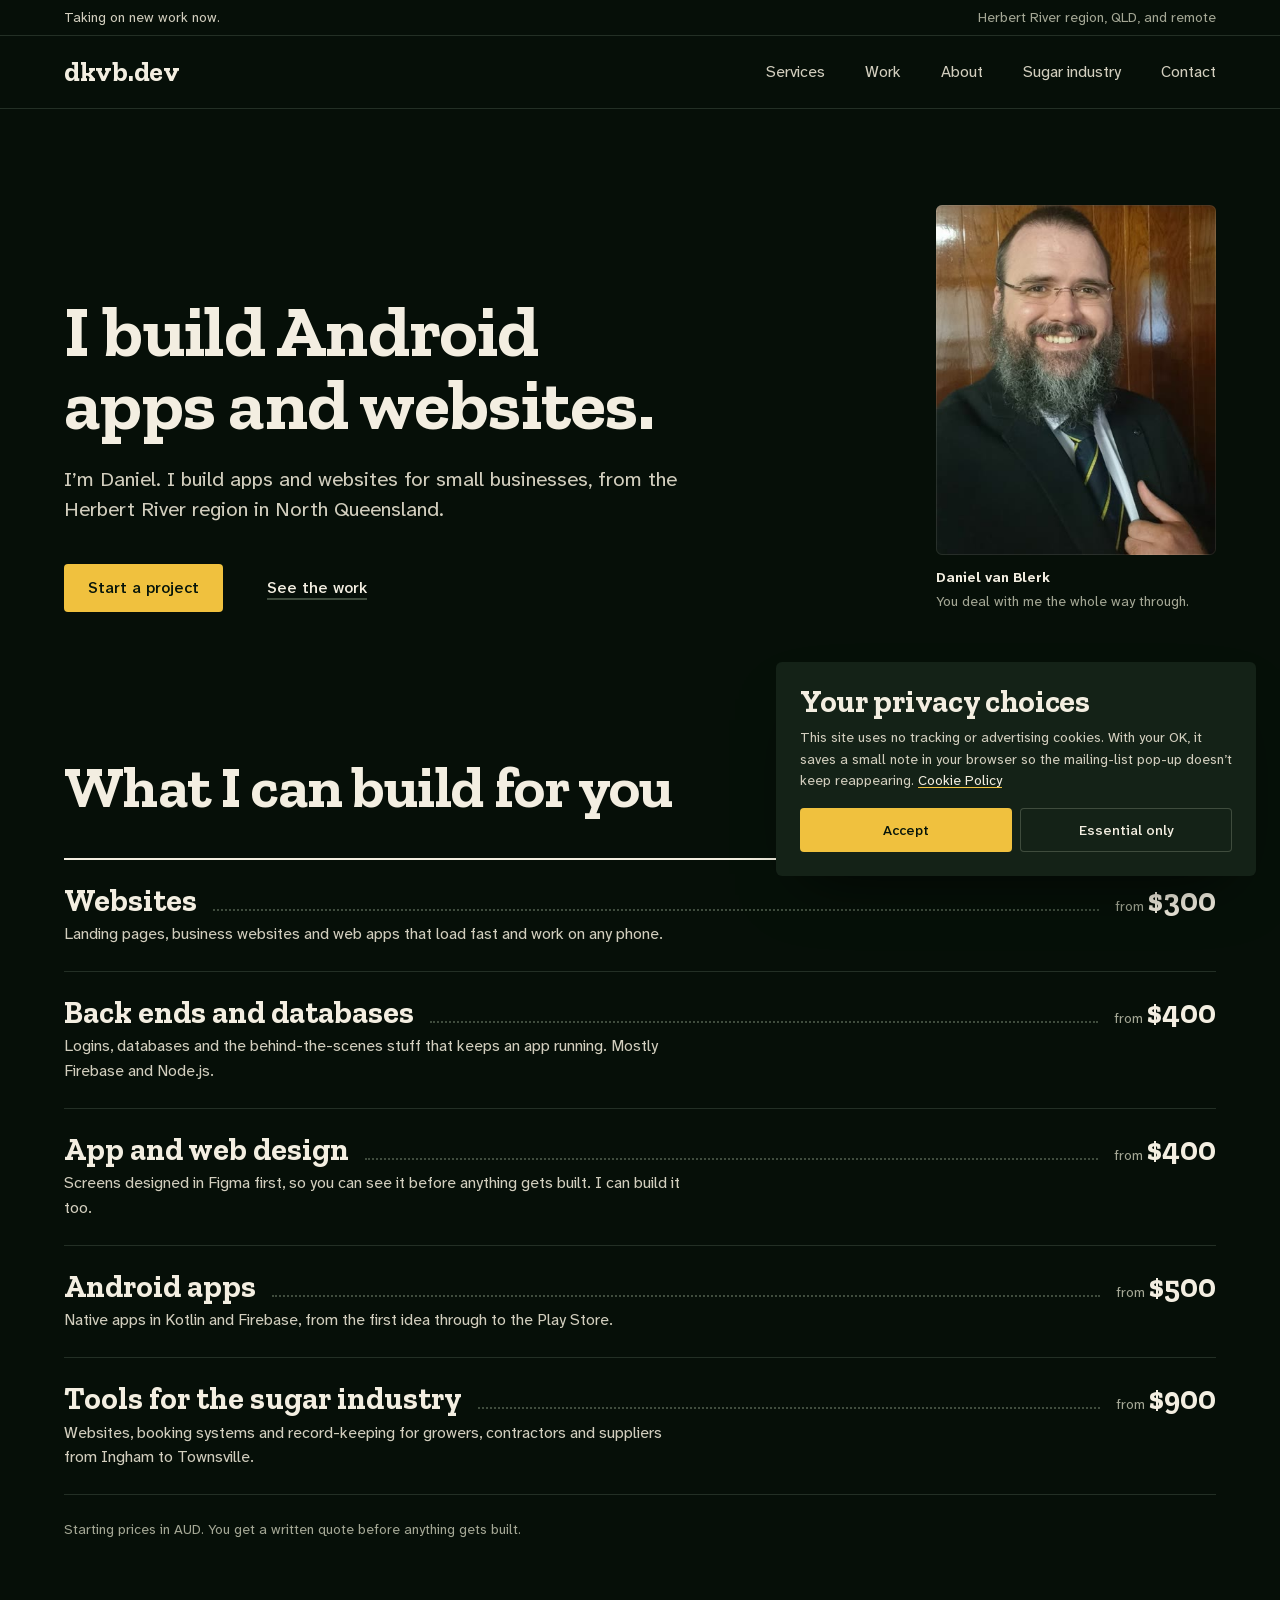
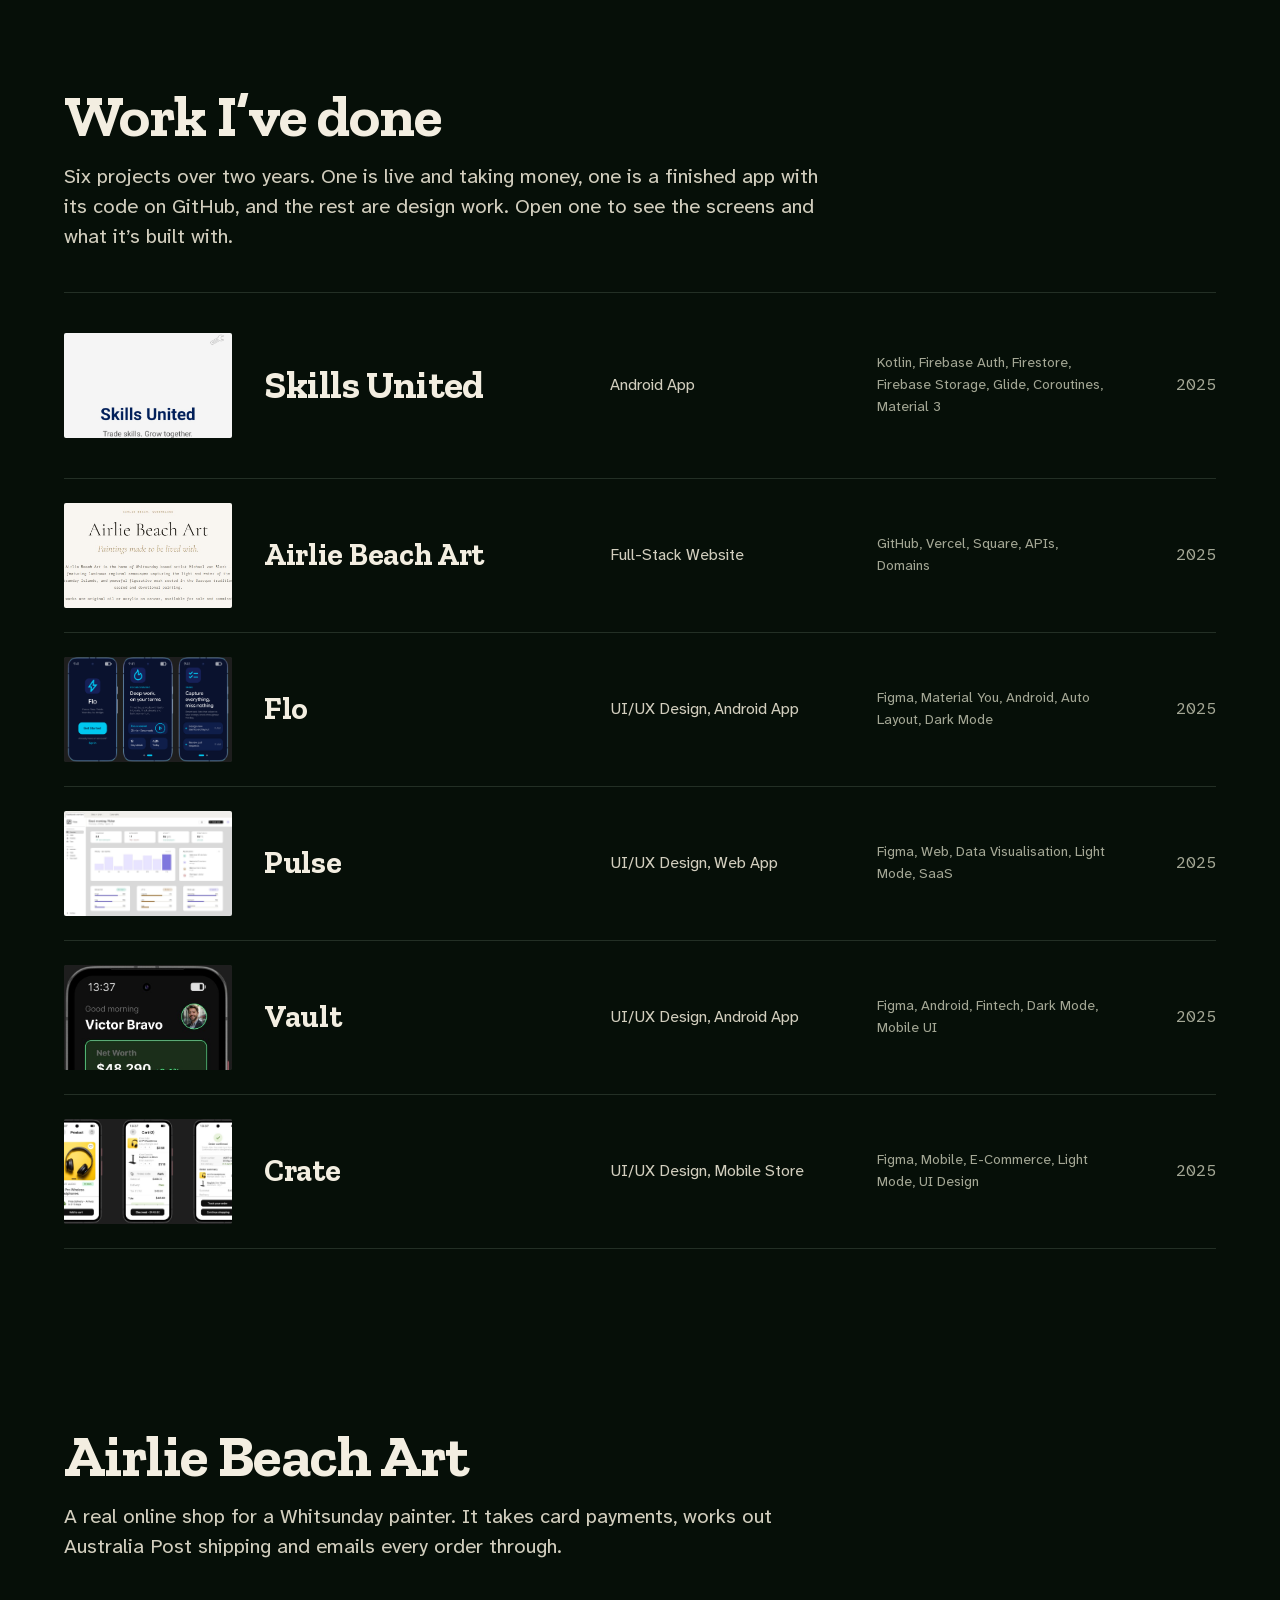
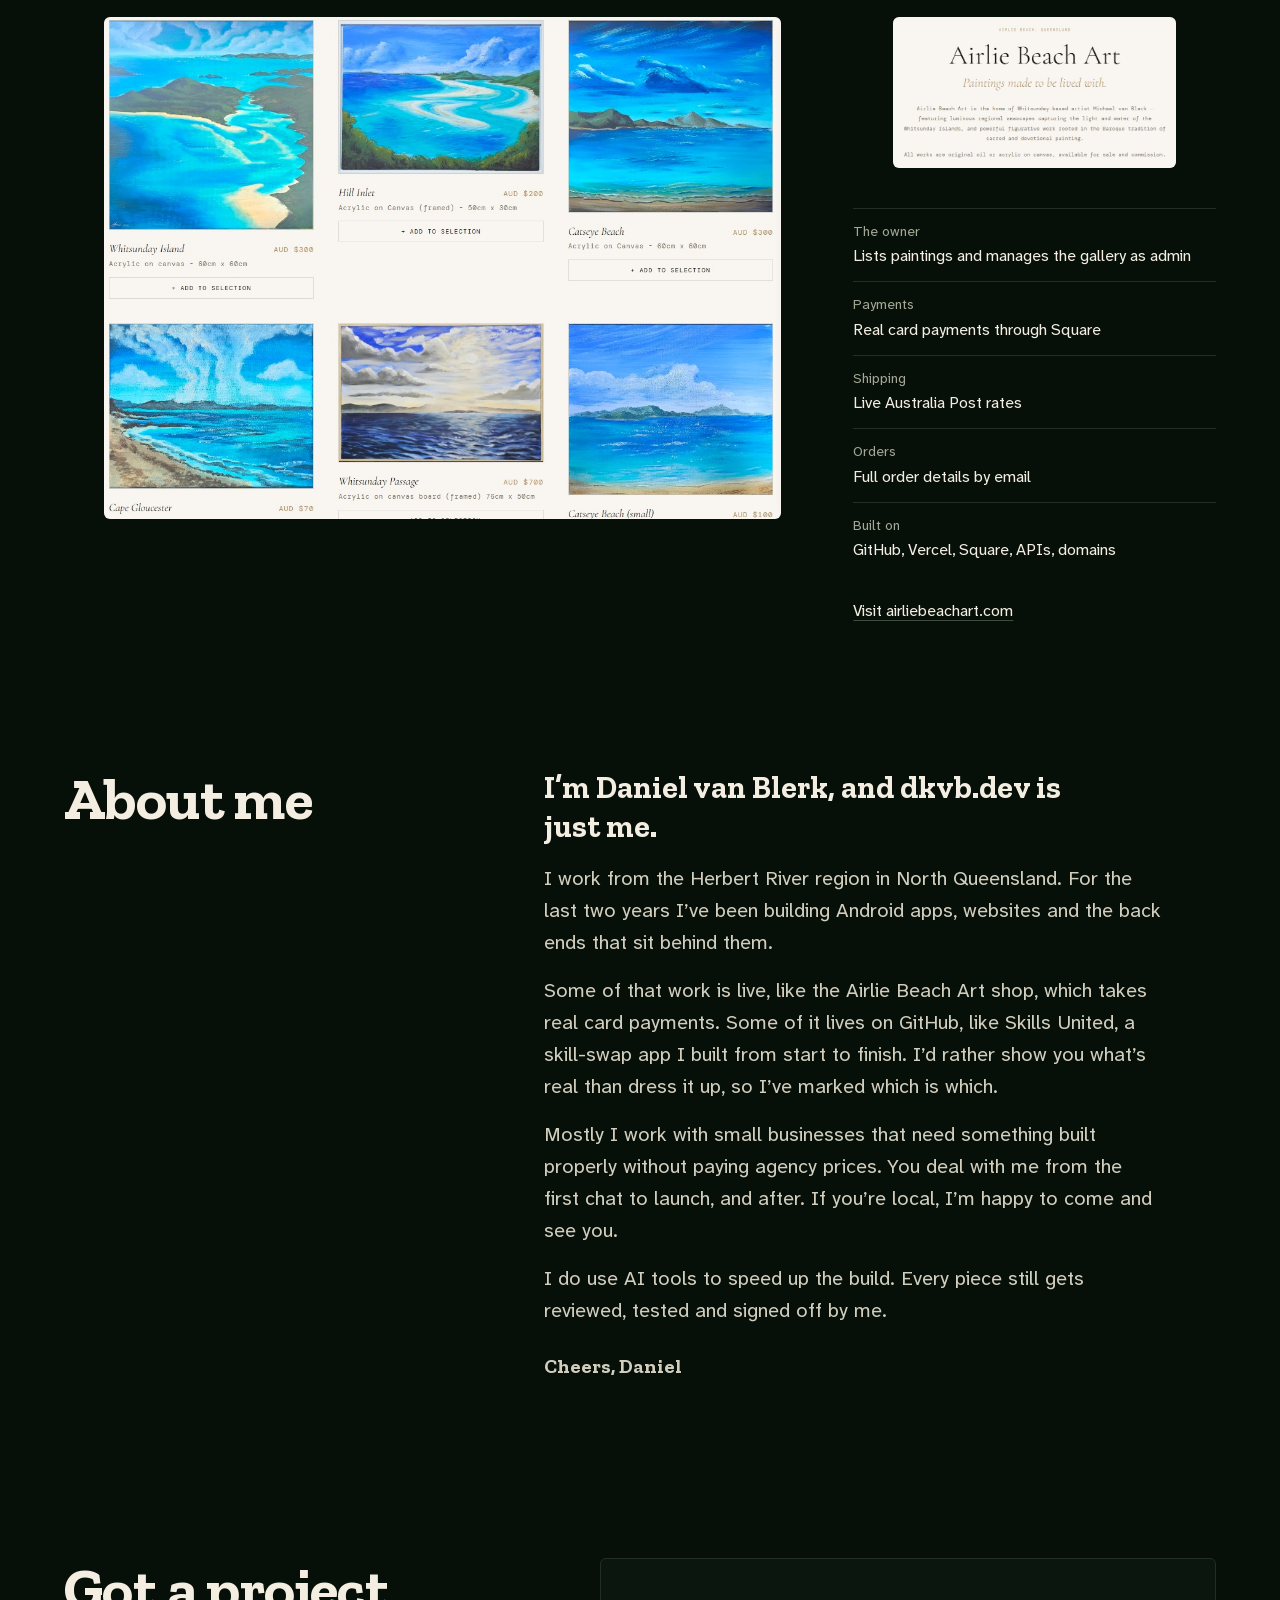
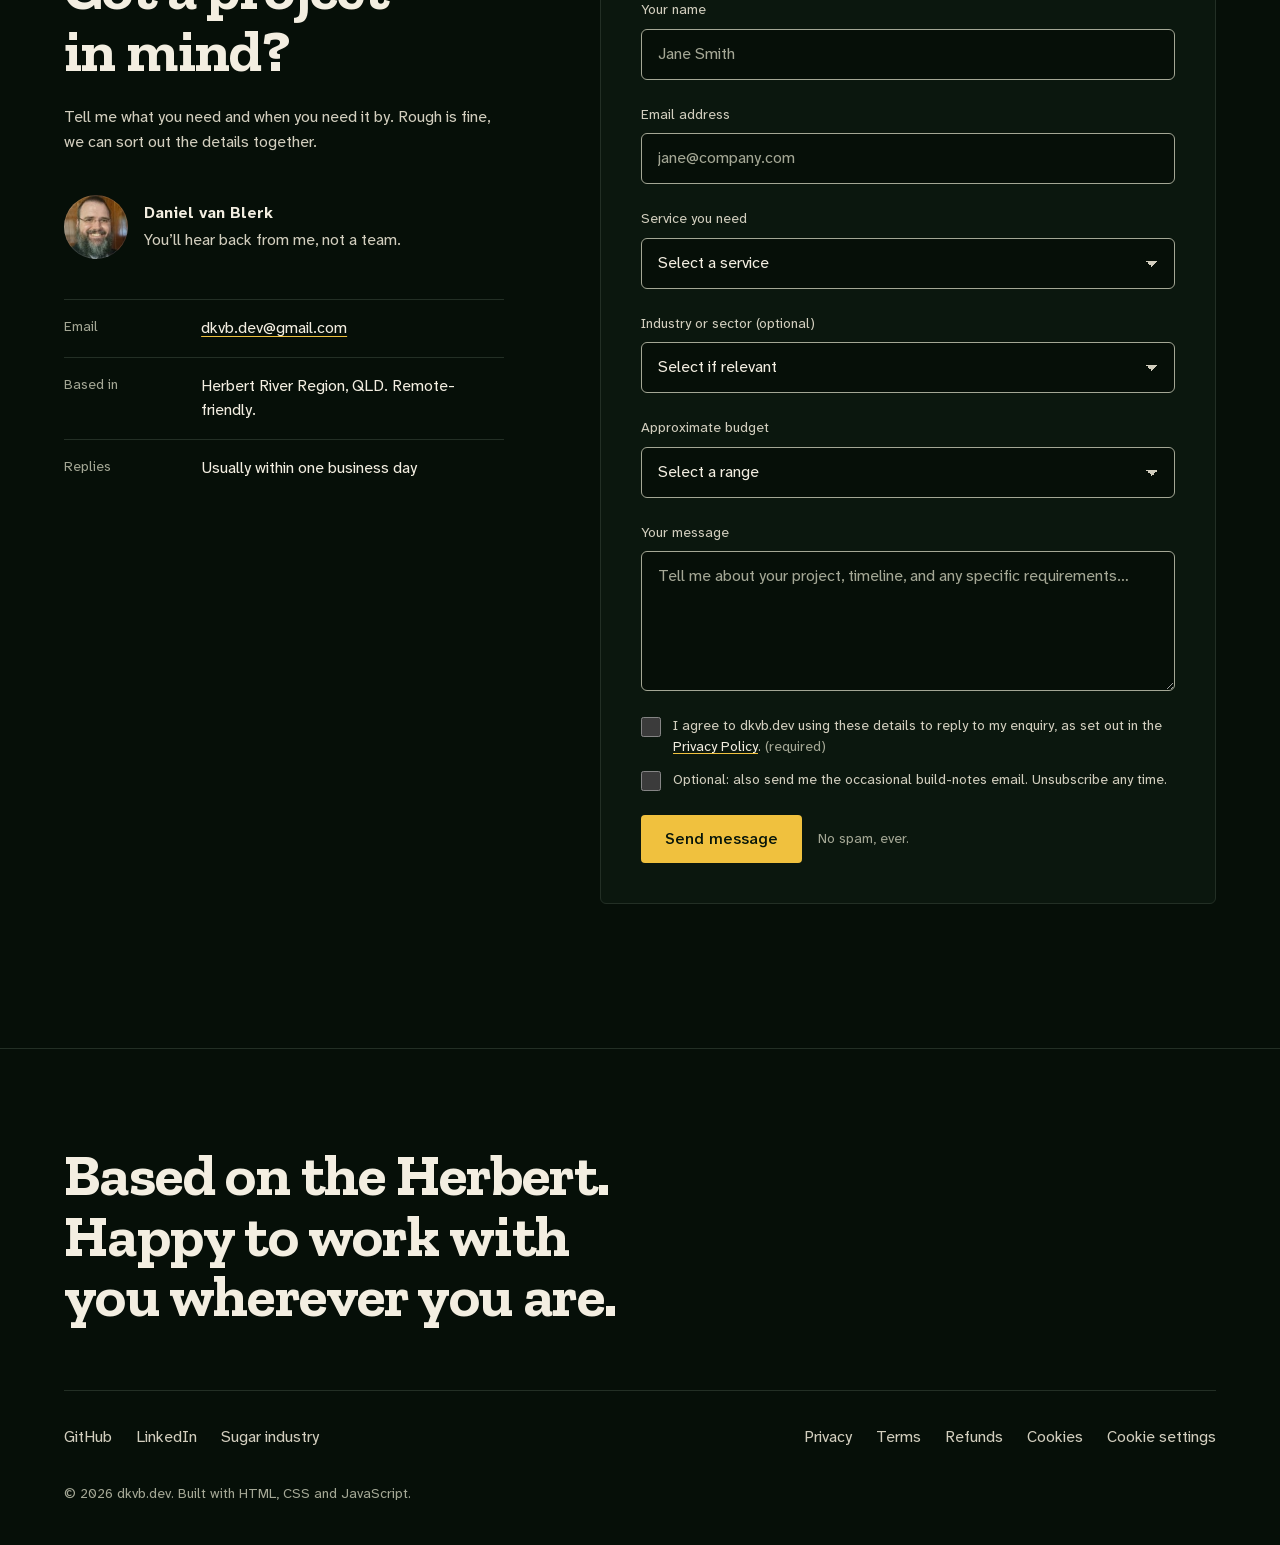
<file: index.html>
<!DOCTYPE html>
<html lang="en">
<head>
<meta charset="UTF-8">
<meta name="viewport" content="width=device-width, initial-scale=1.0">

<link rel="icon" type="image/x-icon" href="favicon.ico">
<link rel="apple-touch-icon" href="favicon.ico">
<meta name="google-site-verification" content="lRfXqEsO768V_a0W93cNCboDo1KRAW9qE23GHBty0Og" />

<!-- ── SECURITY ── -->
<meta name="referrer" content="strict-origin-when-cross-origin">
<meta http-equiv="Permissions-Policy" content="camera=(), microphone=(), geolocation=(), payment=(), usb=(), interest-cohort=()">
<meta http-equiv="Content-Security-Policy" content="
  default-src 'self';
  script-src 'self' 'unsafe-inline';
  style-src 'self' 'unsafe-inline';
  font-src 'self';
  img-src 'self' https://dkvb.dev data:;
  connect-src 'self' https://formspree.io;
  base-uri 'self';
  object-src 'none';
  form-action 'self' https://formspree.io;
">

<!-- ── PRIMARY SEO ── -->
<title>dkvb.dev | Android App & Web Developer | Australia</title>
<meta name="description" content="Daniel van Blerk builds Android apps, websites and back ends for small businesses, from Ingham, Queensland. Written quotes, and you deal with me directly.">
<meta name="keywords" content="Android developer Herbert River Region, front-end developer Herbert River Region, UI UX designer Herbert River Region, back-end developer Herbert River Region, web developer Queensland, app developer Australia, cost-effective developer Herbert River Region, affordable app development Queensland, freelance rates no agency markup, transparent pricing developer Australia, Kotlin, Firebase, React, Next.js, Figma, Node.js, freelance developer Herbert River Region, web developer Ingham, website developer Herbert River, sugar industry software Queensland, cane industry digital services, Hinchinbrook web developer, agriculture web developer Queensland, harvesting contractor website">
<meta name="author" content="Daniel van Blerk">
<meta name="robots" content="index, follow">
<meta name="theme-color" content="#0d1610">
<link rel="canonical" href="https://dkvb.dev/">

<!-- ── OPEN GRAPH (Facebook, LinkedIn, WhatsApp previews) ── -->
<meta property="og:type" content="website">
<meta property="og:url" content="https://dkvb.dev/">
<meta property="og:title" content="dkvb.dev, Android App & Web Developer">
<meta property="og:description" content="Android apps and websites for small businesses, built by Daniel van Blerk in Ingham, Queensland.">
<meta property="og:image" content="https://dkvb.dev/og-preview.png">
<meta property="og:image:width" content="1200">
<meta property="og:image:height" content="630">
<meta property="og:locale" content="en_AU">
<meta property="og:site_name" content="dkvb.dev">

<!-- ── TWITTER / X CARD ── -->
<meta name="twitter:card" content="summary_large_image">
<meta name="twitter:url" content="https://dkvb.dev/">
<meta name="twitter:title" content="dkvb.dev, Android App & Web Developer">
<meta name="twitter:description" content="Android apps and websites for small businesses, built by Daniel van Blerk in Ingham, Queensland.">
<meta name="twitter:image" content="https://dkvb.dev/og-preview.png">

<!-- ── GEO / LOCAL SEO ── -->
<meta name="geo.region" content="AU-QLD">
<meta name="geo.position" content="-19.2576;146.8178">
<meta name="ICBM" content="-19.2576, 146.8178">
<meta name="geo.placename" content="Herbert River Region, Queensland, Australia">

<!-- ── STRUCTURED DATA: Person + LocalBusiness ── -->
<script type="application/ld+json">
{
  "@context": "https://schema.org",
  "@graph": [
    {
      "@type": "Person",
      "@id": "https://dkvb.dev/#dan",
      "image": "https://dkvb.dev/assets/portrait/daniel-van-blerk.jpg",
      "name": "Daniel van Blerk",
      "alternateName": "dkvb.dev",
      "url": "https://dkvb.dev",
      "email": "dkvb.dev@gmail.com",
      "jobTitle": "Freelance Android & Full Stack Developer",
      "description": "Freelance developer in Ingham, Queensland, building Android apps, websites and back ends for small businesses.",
      "address": {
        "@type": "PostalAddress",
        "addressLocality": "Ingham",
        "addressRegion": "QLD",
        "addressCountry": "AU"
      },
      "knowsAbout": [
        "Android Development", "Kotlin", "Firebase",
        "Web Development", "React", "Next.js", "Node.js", "TypeScript",
        "UI/UX Design", "Figma", "REST APIs"
      ],
      "sameAs": [
        "https://github.com/DanielvanBlerk-dev",
        "https://www.linkedin.com/in/daniel-van-blerk-b03007448/"
      ]
    },
    {
      "@type": "ProfessionalService",
      "@id": "https://dkvb.dev/#business",
      "name": "dkvb.dev",
      "url": "https://dkvb.dev",
      "email": "dkvb.dev@gmail.com",
      "description": "Android apps, websites, back ends and UI/UX design for small businesses, from Ingham, Queensland.",
      "founder": { "@id": "https://dkvb.dev/#dan" },
      "address": {
        "@type": "PostalAddress",
        "addressLocality": "Ingham",
        "addressRegion": "QLD",
        "addressCountry": "AU"
      },
      "areaServed": ["AU", "Worldwide", "Ingham", "Hinchinbrook Shire", "Herbert River"],
      "hasOfferCatalog": {
        "@type": "OfferCatalog",
        "name": "Development Services",
        "itemListElement": [
          { "@type": "Offer", "itemOffered": { "@type": "Service", "name": "Android App Development" } },
          { "@type": "Offer", "itemOffered": { "@type": "Service", "name": "Web Development" } },
          { "@type": "Offer", "itemOffered": { "@type": "Service", "name": "Back-End Development" } },
          { "@type": "Offer", "itemOffered": { "@type": "Service", "name": "UI/UX Design" } },
          { "@type": "Offer", "itemOffered": { "@type": "Service", "name": "Sugar Industry Digital Services" } }
        ]
      }
    },
    {
      "@type": "Service",
      "@id": "https://dkvb.dev/sugar-industry.html#service",
      "name": "Sugar Industry Digital Services",
      "url": "https://dkvb.dev/sugar-industry.html",
      "provider": { "@id": "https://dkvb.dev/#dan" },
      "description": "Websites, booking and scheduling systems, and digital record-keeping tools for Herbert River sugar industry businesses, growers, harvesting and haulage contractors, and ag suppliers.",
      "areaServed": ["Ingham", "Hinchinbrook Shire", "Herbert River", "Townsville", "AU-QLD"]
    },
    {
      "@type": "WebSite",
      "@id": "https://dkvb.dev/#website",
      "url": "https://dkvb.dev",
      "name": "dkvb.dev",
      "description": "Portfolio and contact site for Daniel van Blerk, freelance Android and web developer.",
      "publisher": { "@id": "https://dkvb.dev/#dan" }
    }
  ]
}
</script>
<link rel="stylesheet" href="assets/dkvb.css">
<script src="assets/motion.js"></script>
</head>
<body>
<a href="#main-content" class="skip-link">Skip to main content</a>

<header class="site-header">
  <div class="announce"><div class="container"><span>Taking on new work now.</span><span class="announce-aside">Herbert River region, QLD, and remote</span></div></div>
  <div class="bar">
    <nav class="container" aria-label="Main">
      <a class="wordmark" href="index.html" aria-label="dkvb.dev home">dkvb.dev</a>
      <button class="nav-toggle" id="navToggle" type="button" aria-expanded="false" aria-controls="navMenu">Menu</button>
      <ul class="nav-links" id="navMenu">
        <li><a href="#services">Services</a></li>
        <li><a href="#portfolio">Work</a></li>
        <li><a href="#about">About</a></li>
        <li><a href="sugar-industry.html">Sugar industry</a></li>
        <li><a href="#contact">Contact</a></li>
      </ul>
    </nav>
  </div>
</header>

<main id="main-content">
<section class="hero hero--banner hero--person" id="hero">
  <div class="container">
    <div class="hero-copy">
      <h1>I build Android apps and websites.</h1>
      <p class="lead">I’m Daniel. I build apps and websites for small businesses, from the Herbert River region in North Queensland.</p>
      <div class="actions"><a class="btn btn--primary" href="#contact">Start a project</a><a class="btn btn--secondary" href="#portfolio">See the work</a></div>
    </div>
    <figure class="portrait">
      <img src="assets/portrait/daniel-van-blerk-400.jpg" srcset="assets/portrait/daniel-van-blerk-400.jpg 400w, assets/portrait/daniel-van-blerk.jpg 595w" sizes="(min-width: 60rem) 280px, 150px" width="595" height="802" alt="Daniel van Blerk smiling, in a dark suit and striped tie" fetchpriority="high">
      <figcaption><b>Daniel van Blerk</b>You deal with me the whole way through.</figcaption>
    </figure>
  </div>
</section>

<section class="section section--s" id="services">
  <div class="container">
    <div class="head reveal"><h2>What I can build for you</h2></div>
    <ol class="menu">
      <li><a href="web-development.html"><span class="menu-name">Websites</span><span class="menu-dots" aria-hidden="true"></span><span class="menu-price"><small>from</small>$300</span><span class="menu-note">Landing pages, business websites and web apps that load fast and work on any phone.</span></a></li>
      <li><a href="backend-development.html"><span class="menu-name">Back ends and databases</span><span class="menu-dots" aria-hidden="true"></span><span class="menu-price"><small>from</small>$400</span><span class="menu-note">Logins, databases and the behind-the-scenes stuff that keeps an app running. Mostly Firebase and Node.js.</span></a></li>
      <li><a href="ui-ux-design.html"><span class="menu-name">App and web design</span><span class="menu-dots" aria-hidden="true"></span><span class="menu-price"><small>from</small>$400</span><span class="menu-note">Screens designed in Figma first, so you can see it before anything gets built. I can build it too.</span></a></li>
      <li><a href="android-development.html"><span class="menu-name">Android apps</span><span class="menu-dots" aria-hidden="true"></span><span class="menu-price"><small>from</small>$500</span><span class="menu-note">Native apps in Kotlin and Firebase, from the first idea through to the Play Store.</span></a></li>
      <li><a href="sugar-industry.html"><span class="menu-name">Tools for the sugar industry</span><span class="menu-dots" aria-hidden="true"></span><span class="menu-price"><small>from</small>$900</span><span class="menu-note">Websites, booking systems and record-keeping for growers, contractors and suppliers from Ingham to Townsville.</span></a></li>
    </ol>
    <p class="caption menu-foot">Starting prices in AUD. You get a written quote before anything gets built.</p>
  </div>
</section>

<section class="section" id="portfolio">
  <div class="container">
    <div class="head reveal"><h2>Work I’ve done</h2><p class="lead">Six projects over two years. One is live and taking money, one is a finished app with its code on GitHub, and the rest are design work. Open one to see the screens and what it’s built with.</p></div>
    <ul class="index" id="portfolioGrid">
      <li><button type="button" class="project-card project-card--lead" data-cat="android" data-title="Skills United" data-type="Android App" data-desc="Peer-to-peer skill-exchange platform where users list what they can teach and want to learn, then connect via real-time one-to-one chat. Built with Kotlin and Firebase." data-tech="Kotlin · Firebase Auth · Firestore · Firebase Storage · Glide · Coroutines · Material 3" data-screenshots="skills-united/screenshot1.jpg|skills-united/screenshot2.jpg|skills-united/screenshot3.jpg|skills-united/screenshot4.jpg|skills-united/screenshot5.jpg" data-alts="Skills United login screen with email and password fields, Log In and Create Account buttons|Skills United Create Account screen with full name, unique username, email and password fields|Skills United Terms of Service and Privacy Policy dialog with an agreement checkbox and Accept and Decline buttons|Skills United Browse Skills screen with a search bar and member cards listing what each person teaches and wants to learn|Skills United Chat Requests screen with incoming and outgoing tabs and a pending request comparing both members’ skills" data-url="https://github.com/DanielvanBlerk-dev/skillsunited-dev">
        <span class="thumb" data-slot="work-1" data-kind="product" data-alt="Skills United screen"><img src="assets/skills-united/screenshot1.jpg" width="1080" height="2126" alt="" loading="lazy" decoding="async"></span>
        <span class="project-name">Skills United</span>
        <span class="project-meta">Android App</span>
        <span class="project-stack">Kotlin, Firebase Auth, Firestore, Firebase Storage, Glide, Coroutines, Material 3</span>
        <span class="project-year">2025</span>
      </button></li>
      <li><button type="button" class="project-card" data-cat="web" data-title="Airlie Beach Art" data-type="Full-Stack Website" data-desc="A full-stack original art shop built from the ground up. Allows the owner to list original paintings for sale, manage the gallery as admin, accept real card payments via Square, calculate real Australia Post shipping rates, and receive full order details by email and in an admin orders panel." data-tech="GitHub · Vercel · Square · APIs · Domains" data-screenshots="airliebeachart/Screenshot%201.jpg|airliebeachart/Screenshot%202.jpg" data-alts="Airlie Beach Art home page heading, tagline “Paintings made to be lived with” and an introduction to the artist|Airlie Beach Art gallery grid of Whitsunday seascape paintings with titles, sizes, prices and Add to Selection buttons" data-url="https://airliebeachart.com">
        <span class="thumb" data-slot="work-2" data-kind="product" data-alt="Airlie Beach Art screen"><img src="assets/airliebeachart/Screenshot%201.jpg" width="754" height="401" alt="" loading="lazy" decoding="async"></span>
        <span class="project-name">Airlie Beach Art</span>
        <span class="project-meta">Full-Stack Website</span>
        <span class="project-stack">GitHub, Vercel, Square, APIs, Domains</span>
        <span class="project-year">2025</span>
      </button></li>
      <li><button type="button" class="project-card" data-cat="design" data-title="Flo" data-type="UI/UX Design, Android App" data-desc="UI/UX design for Flo, a personal productivity app for tasks, focus sessions, and daily habits. Designed in Figma for Android using Material You dynamic colour, a deep navy/indigo base with a cyan accent. Includes a minimal splash screen and a five-screen onboarding and sign-in flow, built with Auto Layout throughout for production-ready developer handoff." data-tech="Figma · Material You · Android · Auto Layout · Dark Mode" data-screenshots="flo/screenshot1.png" data-alts="Five Flo app screens: splash, welcome, focus sessions onboarding, tasks onboarding and sign-in, in a dark navy and cyan theme" data-url="https://www.figma.com/proto/CA3IUyaUV0NhyqJQHo5maj/Untitled?node-id=5-255&p=f&t=dlvQJ9h7kdNtHYO1-0&scaling=contain&content-scaling=fixed&page-id=0%3A1&starting-point-node-id=2%3A22&show-proto-sidebar=1">
        <span class="thumb" data-slot="work-3" data-kind="product" data-alt="Flo screen"><img src="assets/flo/screenshot1.png" width="1427" height="551" alt="" loading="lazy" decoding="async"></span>
        <span class="project-name">Flo</span>
        <span class="project-meta">UI/UX Design, Android App</span>
        <span class="project-stack">Figma, Material You, Android, Auto Layout, Dark Mode</span>
        <span class="project-year">2025</span>
      </button></li>
      <li><button type="button" class="project-card" data-cat="design" data-title="Pulse" data-type="UI/UX Design, Web App" data-desc="UI/UX design for Pulse, a SaaS project management and sprint analytics tool. Light mode, Notion-influenced, soft grey surfaces, generous whitespace, the Inter typeface, and a data-forward layout. Includes a dashboard overview, stats and chart views, and a data table/list view, all designed in Figma." data-tech="Figma · Web · Data Visualisation · Light Mode · SaaS" data-screenshots="pulse/screenshot1.jpg|pulse/screenshot2.jpg" data-alts="Pulse dashboard overview with task stats, a sprint velocity bar chart, recent activity and project progress bars|Pulse tasks data table with status filters and columns for task, status, assignee, priority, due date and project" data-url="https://www.figma.com/proto/zJg8BIw0mJBaVZz4NvfBNL/Untitled?node-id=23-1790&p=f&t=Nl7Cmq36Eph2OXV5-0&scaling=scale-down&content-scaling=fixed&page-id=0%3A1&starting-point-node-id=23%3A1790">
        <span class="thumb" data-slot="work-4" data-kind="product" data-alt="Pulse screen"><img src="assets/pulse/screenshot1.jpg" width="1421" height="888" alt="" loading="lazy" decoding="async"></span>
        <span class="project-name">Pulse</span>
        <span class="project-meta">UI/UX Design, Web App</span>
        <span class="project-stack">Figma, Web, Data Visualisation, Light Mode, SaaS</span>
        <span class="project-year">2025</span>
      </button></li>
      <li><button type="button" class="project-card" data-cat="design" data-title="Vault" data-type="UI/UX Design, Android App" data-desc="UI/UX design for Vault, a personal finance and fintech app. Designed in Figma for Android in dark mode, with a clean, trustworthy aesthetic suited to financial data. Includes a home screen with account overviews and a profile and settings screen." data-tech="Figma · Android · Fintech · Dark Mode · Mobile UI" data-screenshots="vault/screenshot1.jpg|vault/screenshot2.jpg" data-alts="Vault finance app home screen in dark mode showing net worth, assets and liabilities, a monthly chart and spending cards|Vault profile screen with linked bank accounts and a settings screen with account, security and preference options" data-url="https://www.figma.com/proto/CuiYatswl6WpJtyE8AFbIH/Untitled?node-id=3-21&p=f&t=C9X2knGERcRB1aQn-0&scaling=contain&content-scaling=fixed&page-id=0%3A1">
        <span class="thumb" data-slot="work-5" data-kind="product" data-alt="Vault screen"><img src="assets/vault/screenshot1.jpg" width="477" height="975" alt="" loading="lazy" decoding="async"></span>
        <span class="project-name">Vault</span>
        <span class="project-meta">UI/UX Design, Android App</span>
        <span class="project-stack">Figma, Android, Fintech, Dark Mode, Mobile UI</span>
        <span class="project-year">2025</span>
      </button></li>
      <li><button type="button" class="project-card" data-cat="design" data-title="Crate" data-type="UI/UX Design, Mobile Store" data-desc="UI/UX design for Crate, a premium tech accessories e-commerce store. Light mode with a minimal retail aesthetic, generous whitespace, crisp product imagery, and confident typography. Includes a product detail page, cart and checkout, and an order confirmation screen, all designed in Figma." data-tech="Figma · Mobile · E-Commerce · Light Mode · UI Design" data-screenshots="crate/screenshot1.jpg" data-alts="Three Crate shop screens: headphones product page, cart with order totals, and order confirmation" data-url="https://www.figma.com/proto/CuiYatswl6WpJtyE8AFbIH/Untitled?node-id=49-1198&p=f&t=C9X2knGERcRB1aQn-0&scaling=contain&content-scaling=fixed&page-id=49%3A1197">
        <span class="thumb" data-slot="work-6" data-kind="product" data-alt="Crate screen"><img src="assets/crate/screenshot1.jpg" width="939" height="516" alt="" loading="lazy" decoding="async"></span>
        <span class="project-name">Crate</span>
        <span class="project-meta">UI/UX Design, Mobile Store</span>
        <span class="project-stack">Figma, Mobile, E-Commerce, Light Mode, UI Design</span>
        <span class="project-year">2025</span>
      </button></li>
    </ul>
  </div>
</section>

<section class="section section--l" id="case">
  <div class="container">
    <div class="head reveal"><h2>Airlie Beach Art</h2><p class="lead">A real online shop for a Whitsunday painter. It takes card payments, works out Australia Post shipping and emails every order through.</p></div>
    <div class="case">
      <figure class="shot-main shot-top" data-slot="case-main" data-kind="product" data-alt="Airlie Beach Art gallery grid of Whitsunday seascape paintings with prices and Add to Selection buttons"><img src="assets/airliebeachart/Screenshot%202.jpg" width="1101" height="816" alt="Airlie Beach Art gallery grid of Whitsunday seascape paintings with prices and Add to Selection buttons" loading="lazy" decoding="async"></figure>
      <div class="case-side">
        <figure class="shot-side shot-top" data-slot="case-side" data-kind="product" data-alt="Airlie Beach Art home page heading and introduction"><img src="assets/airliebeachart/Screenshot%201.jpg" width="754" height="401" alt="Airlie Beach Art home page heading and introduction" loading="lazy" decoding="async"></figure>
        <dl class="facts">
          <div><dt>The owner</dt><dd>Lists paintings and manages the gallery as admin</dd></div>
          <div><dt>Payments</dt><dd>Real card payments through Square</dd></div>
          <div><dt>Shipping</dt><dd>Live Australia Post rates</dd></div>
          <div><dt>Orders</dt><dd>Full order details by email</dd></div>
          <div><dt>Built on</dt><dd>GitHub, Vercel, Square, APIs, domains</dd></div>
        </dl>
        <a class="text-link" href="https://airliebeachart.com" target="_blank" rel="noopener noreferrer">Visit airliebeachart.com</a>
      </div>
    </div>
      <blockquote class="client-quote" data-slot="testimonial" data-alt="A named quote from the Airlie Beach Art client, used with permission" hidden>
      <p><!-- the client's words go here --></p>
      <footer><!-- their name, Airlie Beach Art --></footer>
    </blockquote>
  </div>
</section>

<section class="section" id="about">
  <div class="container about-grid">
    <div class="head reveal"><h2>About me</h2></div>
    <div class="about-body">
      <p class="about-first">I’m Daniel van Blerk, and dkvb.dev is just me.</p>
      <p>I work from the Herbert River region in North Queensland. For the last two years I’ve been building Android apps, websites and the back ends that sit behind them.</p>
      <p>Some of that work is live, like the Airlie Beach Art shop, which takes real card payments. Some of it lives on GitHub, like Skills United, a skill-swap app I built from start to finish. I’d rather show you what’s real than dress it up, so I’ve marked which is which.</p>
      <p>Mostly I work with small businesses that need something built properly without paying agency prices. You deal with me from the first chat to launch, and after. If you’re local, I’m happy to come and see you.</p>
      <p>I do use AI tools to speed up the build. Every piece still gets reviewed, tested and signed off by me.</p>
      <p class="about-sign">Cheers, Daniel</p>
    </div>
  </div>
</section>

<section class="section section--l" id="contact">
  <div class="container contact">
    <div class="contact-info">
      <h2>Got a project in mind?</h2>
      <p>Tell me what you need and when you need it by. Rough is fine, we can sort out the details together.</p>
      <div class="person"><img class="avatar" src="assets/portrait/daniel-van-blerk-avatar-96.jpg" srcset="assets/portrait/daniel-van-blerk-avatar-96.jpg 96w, assets/portrait/daniel-van-blerk-avatar.jpg 192w" sizes="64px" width="192" height="192" alt="" loading="lazy"><p><b>Daniel van Blerk</b><span>You’ll hear back from me, not a team.</span></p></div>
      <dl class="contact-lines">
        <div><dt>Email</dt><dd><a href="mailto:dkvb.dev@gmail.com">dkvb.dev@gmail.com</a></dd></div>
        <div><dt>Based in</dt><dd>Herbert River Region, QLD. Remote-friendly.</dd></div>
        <div><dt>Replies</dt><dd>Usually within one business day</dd></div>
      </dl>
    </div>
    <form id="contactForm">
        <div class="form-group">
          <label for="fname">Your name</label>
          <input type="text" id="fname" name="name" placeholder="Jane Smith" maxlength="80" autocomplete="name" required>
        </div>
        <div class="form-group">
          <label for="email">Email address</label>
          <input type="email" id="email" name="email" placeholder="jane@company.com" maxlength="254" autocomplete="email" required>
        </div>
        <div class="form-group">
          <label for="service">Service you need</label>
          <select id="service" name="service">
            <option value="">Select a service</option>
            <option>Android App Development</option>
            <option>Web Development</option>
            <option>Back-End Development</option>
            <option>UI/UX Design</option>
            <option>Sugar Industry / Ag Business Digital Services</option>
            <option>Other / Not sure yet</option>
          </select>
        </div>
        <div class="form-group">
          <label for="industry">Industry or sector (optional)</label>
          <select id="industry" name="industry">
            <option value="">Select if relevant</option>
            <option>Sugar Industry / Agriculture (Herbert River)</option>
            <option>Small Business / Retail</option>
            <option>Hospitality / Tourism</option>
            <option>Trades / Construction</option>
            <option>Other</option>
          </select>
        </div>
        <div class="form-group">
          <label for="budget">Approximate budget</label>
          <select id="budget" name="budget">
            <option value="">Select a range</option>
            <option>Under $2 000</option>
            <option>$2 000 to $5 000</option>
            <option>$5 000 to $15 000</option>
            <option>$15 000+</option>
            <option>Prefer to discuss</option>
          </select>
        </div>
        <div class="form-group">
          <label for="message">Your message</label>
          <textarea id="message" name="message" placeholder="Tell me about your project, timeline, and any specific requirements…" maxlength="2000" required></textarea>
        </div>
        <fieldset class="form-consent">
        <legend class="sr-only">Consent</legend>
        <label class="consent-row"><input type="checkbox" name="privacy_consent" value="yes" required> <span>I agree to dkvb.dev using these details to reply to my enquiry, as set out in the <a href="privacy.html">Privacy Policy</a>. <span class="consent-req">(required)</span></span></label>
        <label class="consent-row"><input type="checkbox" name="mailing_list_opt_in" value="yes"> <span>Optional: also send me the occasional build-notes email. Unsubscribe any time.</span></label>
      </fieldset>
      <!-- Honeypot, hidden from real users, bots will fill it -->
        <div style="display:none;" aria-hidden="true">
          <label for="website">Website</label>
          <input type="text" id="website" name="_gotcha" tabindex="-1" autocomplete="off">
        </div>
        <div class="form-submit">
          <button type="submit" class="btn btn--primary btn-submit">Send message</button>
          <span class="form-note">No spam, ever.</span>
        </div>
        <div class="form-success" id="formSuccess" role="status" aria-live="polite">
          Message sent, thanks! I aim to reply within one business day.
        </div>
      <p class="form-error" id="formError" role="alert" hidden>That didn’t send. Please try again, or email me at <a href="mailto:dkvb.dev@gmail.com">dkvb.dev@gmail.com</a>.</p>
      </form>
  </div>
</section>
</main>

<footer class="site-footer" role="contentinfo">
  <div class="container">
    <p class="foot-statement">Based on the Herbert. Happy to work with you wherever you are.</p>
    <div class="foot-links">
      <ul aria-label="Elsewhere">
        <li><a href="https://github.com/DanielvanBlerk-dev" target="_blank" rel="noopener noreferrer">GitHub</a></li>
        <li><a href="https://www.linkedin.com/in/daniel-van-blerk-b03007448/" target="_blank" rel="noopener noreferrer">LinkedIn</a></li>
        <li><a href="sugar-industry.html">Sugar industry</a></li>
      </ul>
      <ul class="footer-legal" aria-label="Legal">
        <li><a href="privacy.html">Privacy</a></li>
        <li><a href="terms.html">Terms</a></li>
        <li><a href="refund-policy.html">Refunds</a></li>
        <li><a href="cookies.html">Cookies</a></li>
        <li><button type="button" class="cookie-settings-link" data-cookie-settings>Cookie settings</button></li>
      </ul>
    </div>
    <p class="foot-copy">© 2026 dkvb.dev. Built with HTML, CSS and JavaScript.</p>
  </div>
</footer>

<!-- MODAL -->
<div class="modal-bg" id="modalBg">
  <div class="modal">
    <button class="modal-close" id="modalClose">Close</button>
    <div class="modal-emoji" id="modalEmoji"></div>
    <div class="modal-screenshots" id="modalScreenshots">
      <div class="modal-screenshot-viewport">
        <button class="modal-scroll-arrow left" id="modalScrollLeft" aria-label="Scroll left">Back</button>
        <div class="modal-screenshot-track" id="modalScreenshotTrack"></div>
        <button class="modal-scroll-arrow right" id="modalScrollRight" aria-label="Scroll right">Next</button>
      </div>
      <div class="modal-screenshot-hint">Scroll sideways, or use Back and Next, to see more screens</div>
    </div>
    <div class="modal-type" id="modalType"></div>
    <div class="modal-title" id="modalTitle"></div>
    <p class="modal-desc" id="modalDesc"></p>
    <div class="modal-tags" id="modalTags"></div>
    <a href="#" class="modal-link" id="modalLink">View the project</a>
  </div>
</div>

<script>
// Scroll reveal
// Mobile nav toggle
const navToggle = document.getElementById('navToggle');
const navMenu = document.getElementById('navMenu');
navToggle.addEventListener('click', () => {
  const isOpen = navMenu.classList.toggle('open');
  navToggle.classList.toggle('open', isOpen);
  navToggle.setAttribute('aria-expanded', isOpen);
});
navMenu.querySelectorAll('a').forEach(a => a.addEventListener('click', () => {
  navMenu.classList.remove('open');
  navToggle.classList.remove('open');
  navToggle.setAttribute('aria-expanded', 'false');
}));
document.addEventListener('click', e => {
  if (!e.target.closest('nav') && navMenu.classList.contains('open')) {
    navMenu.classList.remove('open');
    navToggle.classList.remove('open');
    navToggle.setAttribute('aria-expanded', 'false');
  }
});

const reveals = document.querySelectorAll('.reveal');
const observer = new IntersectionObserver(entries => {
  entries.forEach(e => {
    if (e.isIntersecting) { e.target.classList.add('visible'); observer.unobserve(e.target); }
  });
}, { threshold: 0.1, rootMargin: '0px 0px -60px 0px' });
reveals.forEach(r => observer.observe(r));

// Portfolio filter
const filterBtns = document.querySelectorAll('.filter-btn');
const cards = document.querySelectorAll('.project-card');
filterBtns.forEach(btn => {
  btn.addEventListener('click', () => {
    filterBtns.forEach(b => b.classList.remove('active'));
    btn.classList.add('active');
    const f = btn.dataset.filter;
    cards.forEach(c => {
      c.classList.toggle('hidden', f !== 'all' && c.dataset.cat !== f);
    });
  });
});

// Portfolio modal
const skillsUnitedFeatures = [
  "Custom theme engine, 4 presets + 8-colour wheel picker, applied tree-wide on every resume via BaseActivity",
  "Real-time chat with persistent Firestore listeners, in-app slide-down banners, and unread badge tracking",
  "Live multi-tag search, generated initials avatars, and atomic username reservation on registration",
  "Careful keyboard & inset handling per screen: adjustResize + modern insets for Chat; adjustNothing + manual padding for Profile",
];

const baseUrl = 'https://dkvb.dev/assets/';
const modal = document.getElementById('modalBg');

cards.forEach(card => {
  card.addEventListener('click', () => {
    const screenshots = card.dataset.screenshots ? card.dataset.screenshots.split('|') : [];
    const hasScreenshots = screenshots.length > 0;

    // Toggle emoji vs screenshots
    document.getElementById('modalEmoji').textContent = card.dataset.emoji;
    document.getElementById('modalEmoji').style.display = hasScreenshots ? 'none' : 'block';

    const screenshotsEl = document.getElementById('modalScreenshots');
    const trackEl = document.getElementById('modalScreenshotTrack');
    if (hasScreenshots) {
      trackEl.innerHTML = screenshots.map((src, i) =>
        `<div class="modal-screenshot"><img src="${baseUrl}${src}" alt="${(card.dataset.alts || '').split('|')[i] || card.dataset.title + ' screenshot ' + (i + 1)}"></div>`
      ).join('');
      screenshotsEl.classList.add('visible');
    } else {
      screenshotsEl.classList.remove('visible');
    }

    document.getElementById('modalType').textContent = card.dataset.type;
    document.getElementById('modalTitle').textContent = card.dataset.title;
    document.getElementById('modalDesc').textContent = card.dataset.desc;
    const tags = card.dataset.tech.split('·').map(t => t.trim());
    const tagsEl = document.getElementById('modalTags');
    tagsEl.innerHTML = tags.map(t => `<span class="tag">${t}</span>`).join('');

    // Live project link
    const linkEl = document.getElementById('modalLink');
    if (card.dataset.url) {
      linkEl.href = card.dataset.url;
      linkEl.target = '_blank';
      linkEl.rel = 'noopener noreferrer';
      linkEl.style.display = 'inline-flex';
    } else {
      linkEl.style.display = 'none';
    }

    // Feature list (only for Skills United)
    let featuresEl = document.getElementById('modalFeatures');
    if (!featuresEl) {
      featuresEl = document.createElement('div');
      featuresEl.id = 'modalFeatures';
      featuresEl.className = 'modal-features';
      tagsEl.after(featuresEl);
    }
    if (card.dataset.title === 'Skills United') {
      featuresEl.innerHTML = skillsUnitedFeatures.map(f => `<div class="modal-feature-item">${f}</div>`).join('');
      featuresEl.style.display = 'grid';
    } else {
      featuresEl.style.display = 'none';
    }

    modal.classList.add('open');
  });
});
document.getElementById('modalClose').addEventListener('click', () => modal.classList.remove('open'));
modal.addEventListener('click', e => { if (e.target === modal) modal.classList.remove('open'); });

// Screenshot scroll arrows
const scrollTrack = document.getElementById('modalScreenshotTrack');
document.getElementById('modalScrollLeft').addEventListener('click', () => {
  scrollTrack.scrollBy({ left: -scrollTrack.clientWidth * 0.6, behavior: 'smooth' });
});
document.getElementById('modalScrollRight').addEventListener('click', () => {
  scrollTrack.scrollBy({ left: scrollTrack.clientWidth * 0.6, behavior: 'smooth' });
});

// Contact form
document.getElementById('contactForm').addEventListener('submit', async function(e) {
  e.preventDefault();
  const btn = this.querySelector('.btn-submit');
  btn.textContent = 'Sending…';
  btn.disabled = true;
  try {
    const res = await fetch('https://formspree.io/f/mkoyqapk', {
      method: 'POST',
      headers: { 'Accept': 'application/json' },
      body: new FormData(this)
    });
    if (res.ok) {
      document.getElementById('formError').hidden = true; document.getElementById('formSuccess').classList.add('visible');
      this.reset();
    } else {
      document.getElementById('formError').hidden = false;
    }
  } catch (err) {
    document.getElementById('formError').hidden = false;
  }
  btn.textContent = 'Send message';
  btn.disabled = false;
});
</script>
<script src="assets/site.js" defer></script>
<script src="assets/mailing-list.js" defer></script>
</body>
</html>
</file>
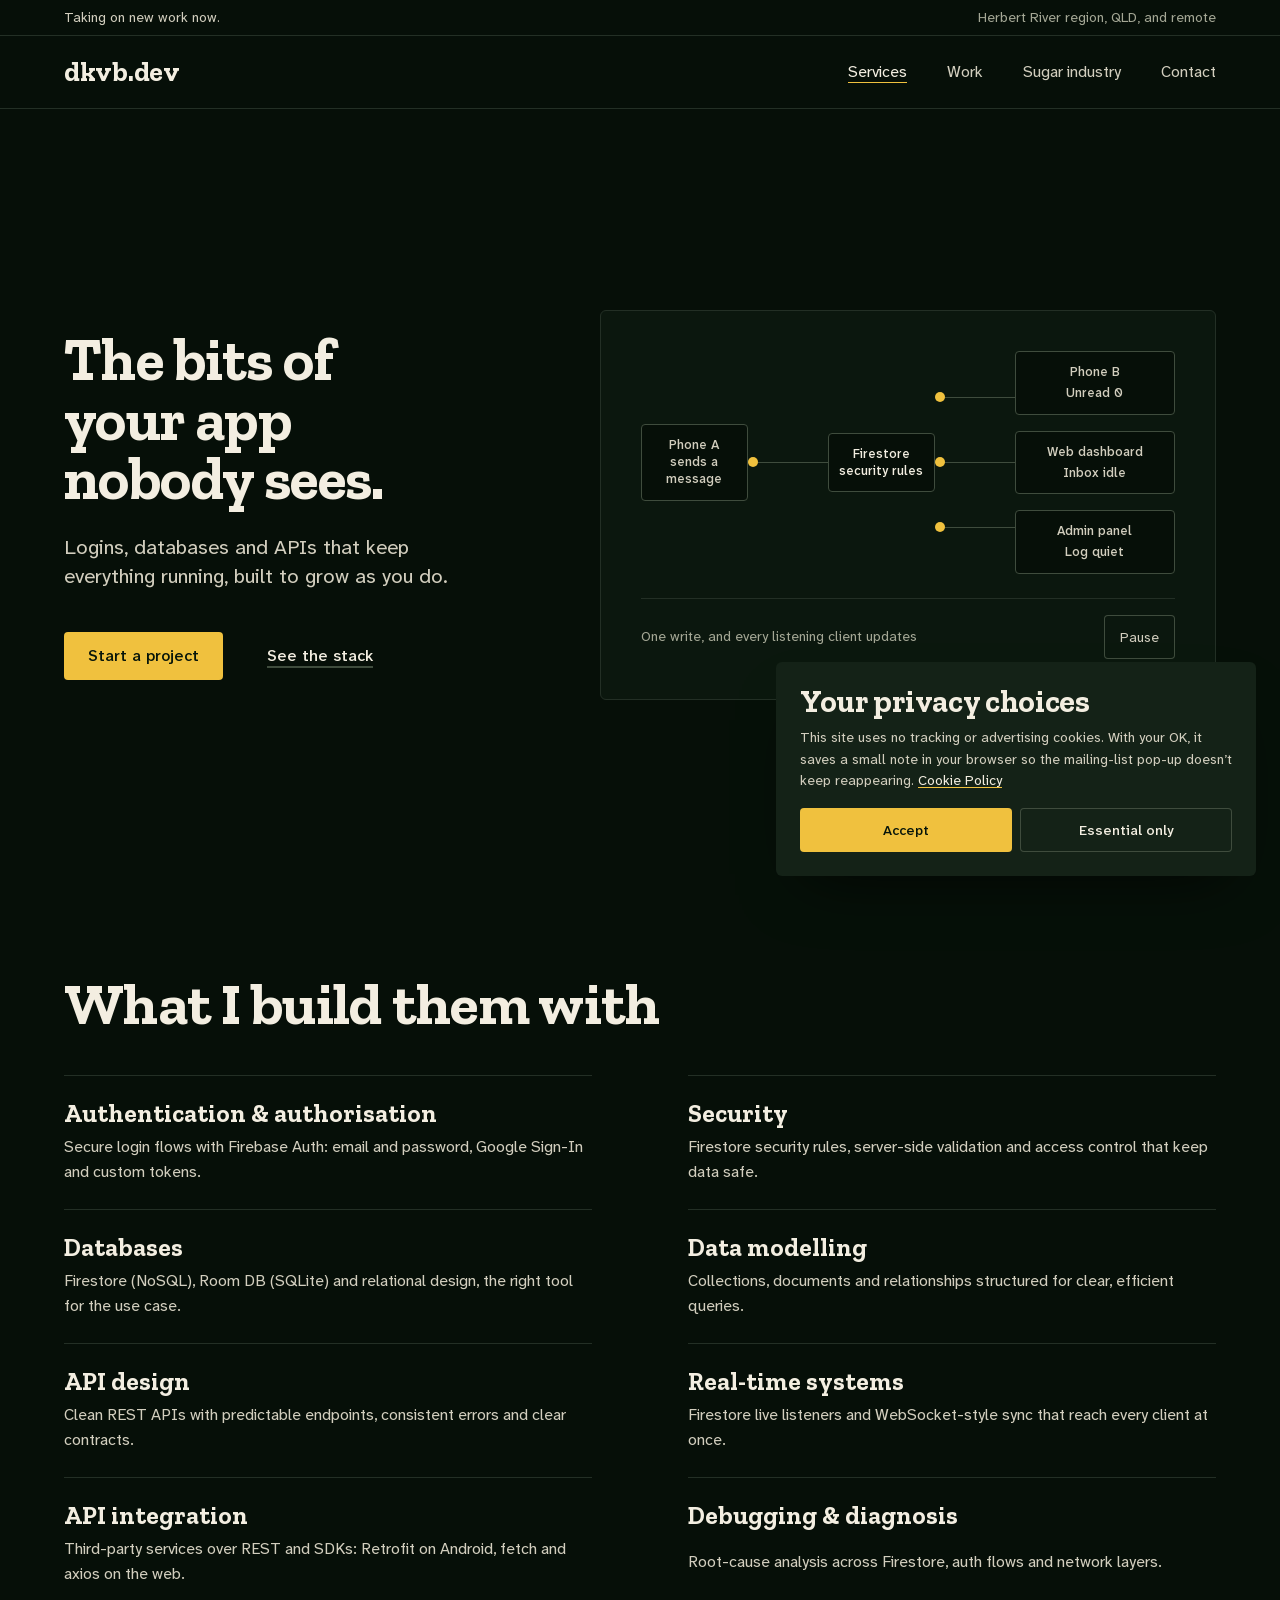
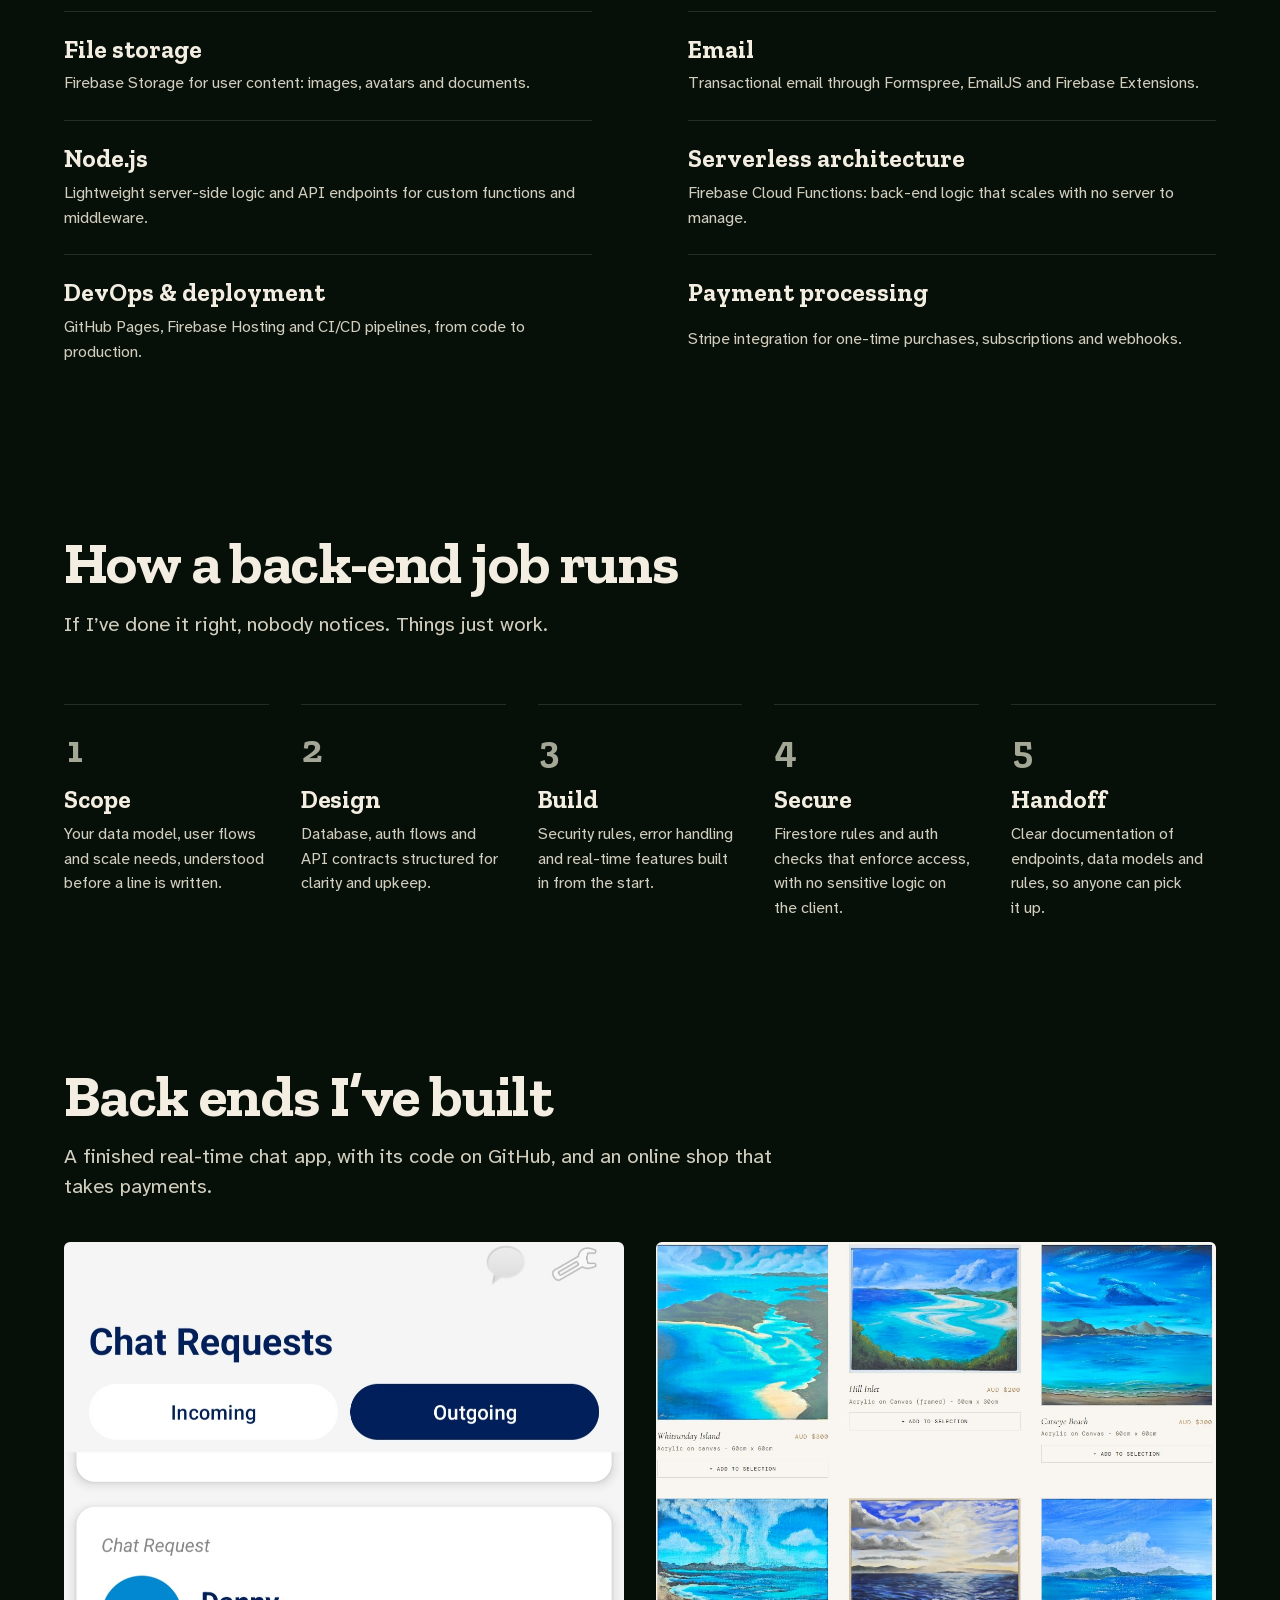
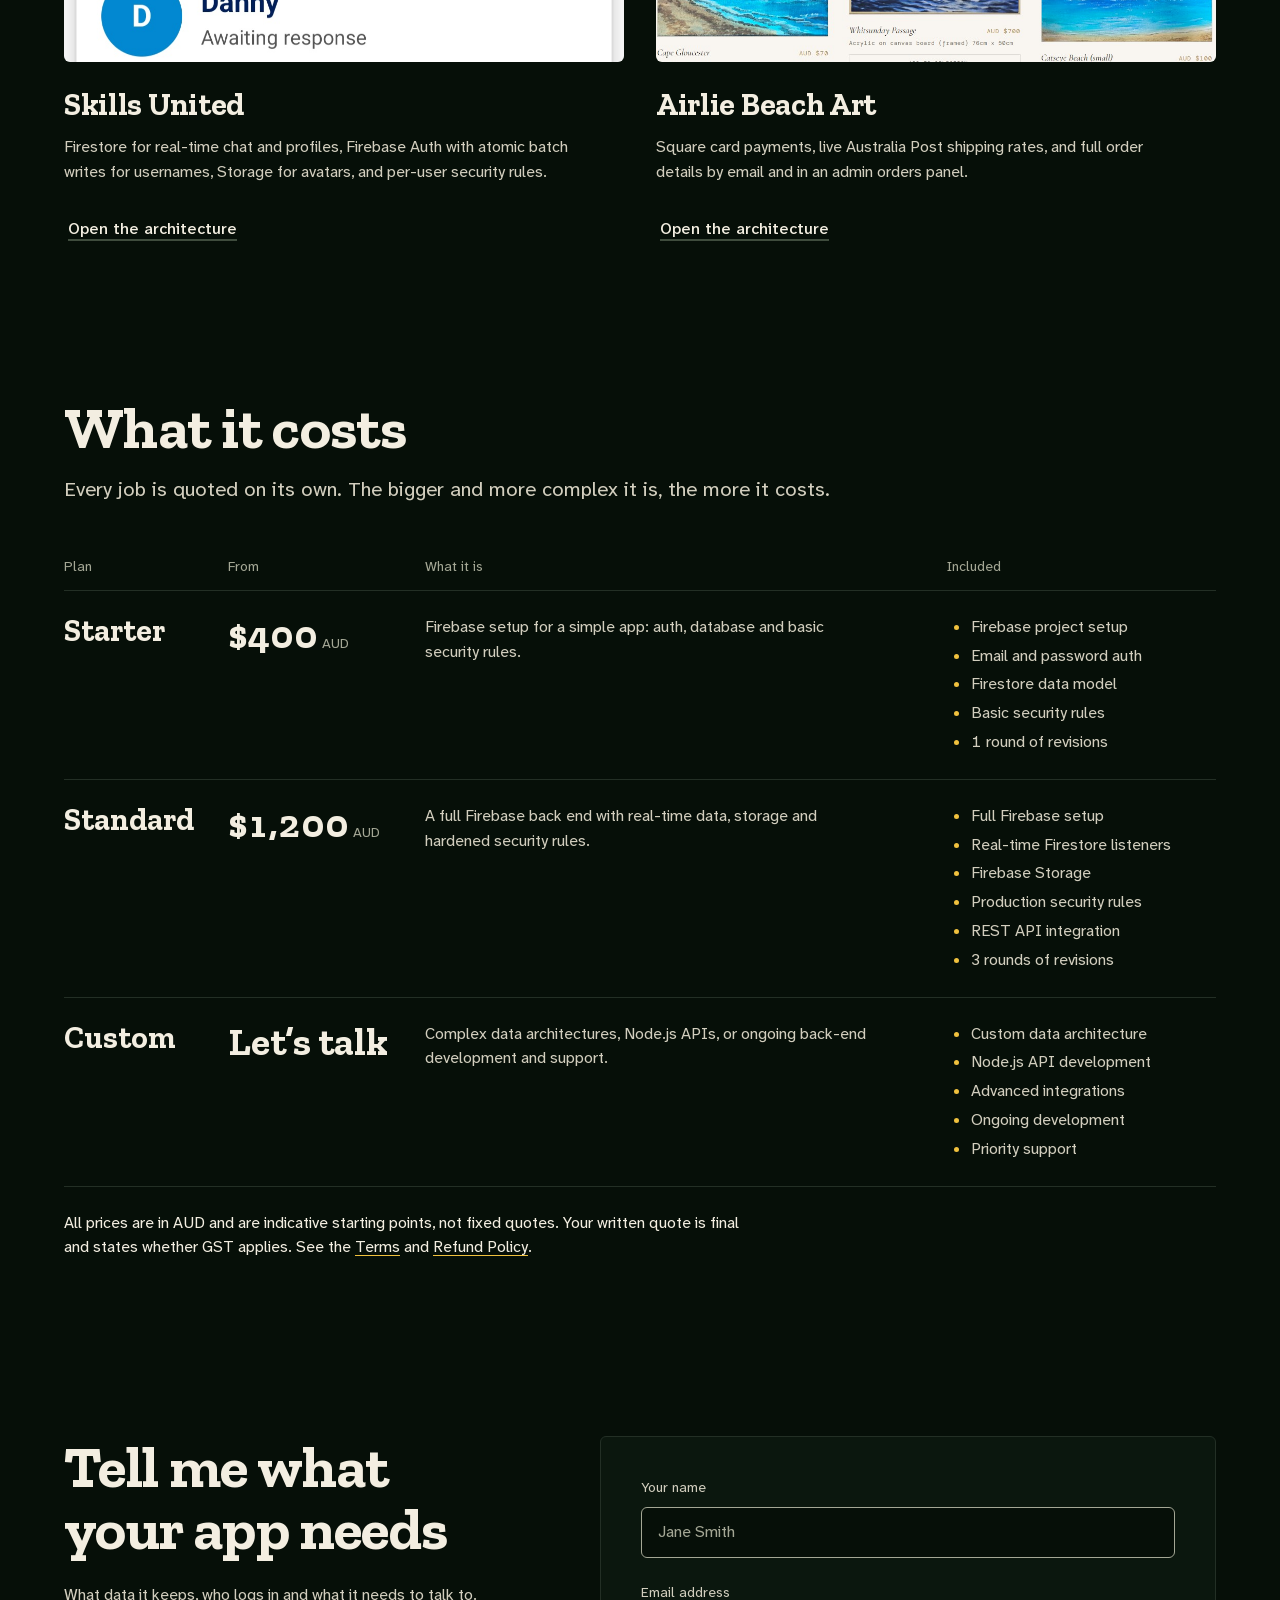
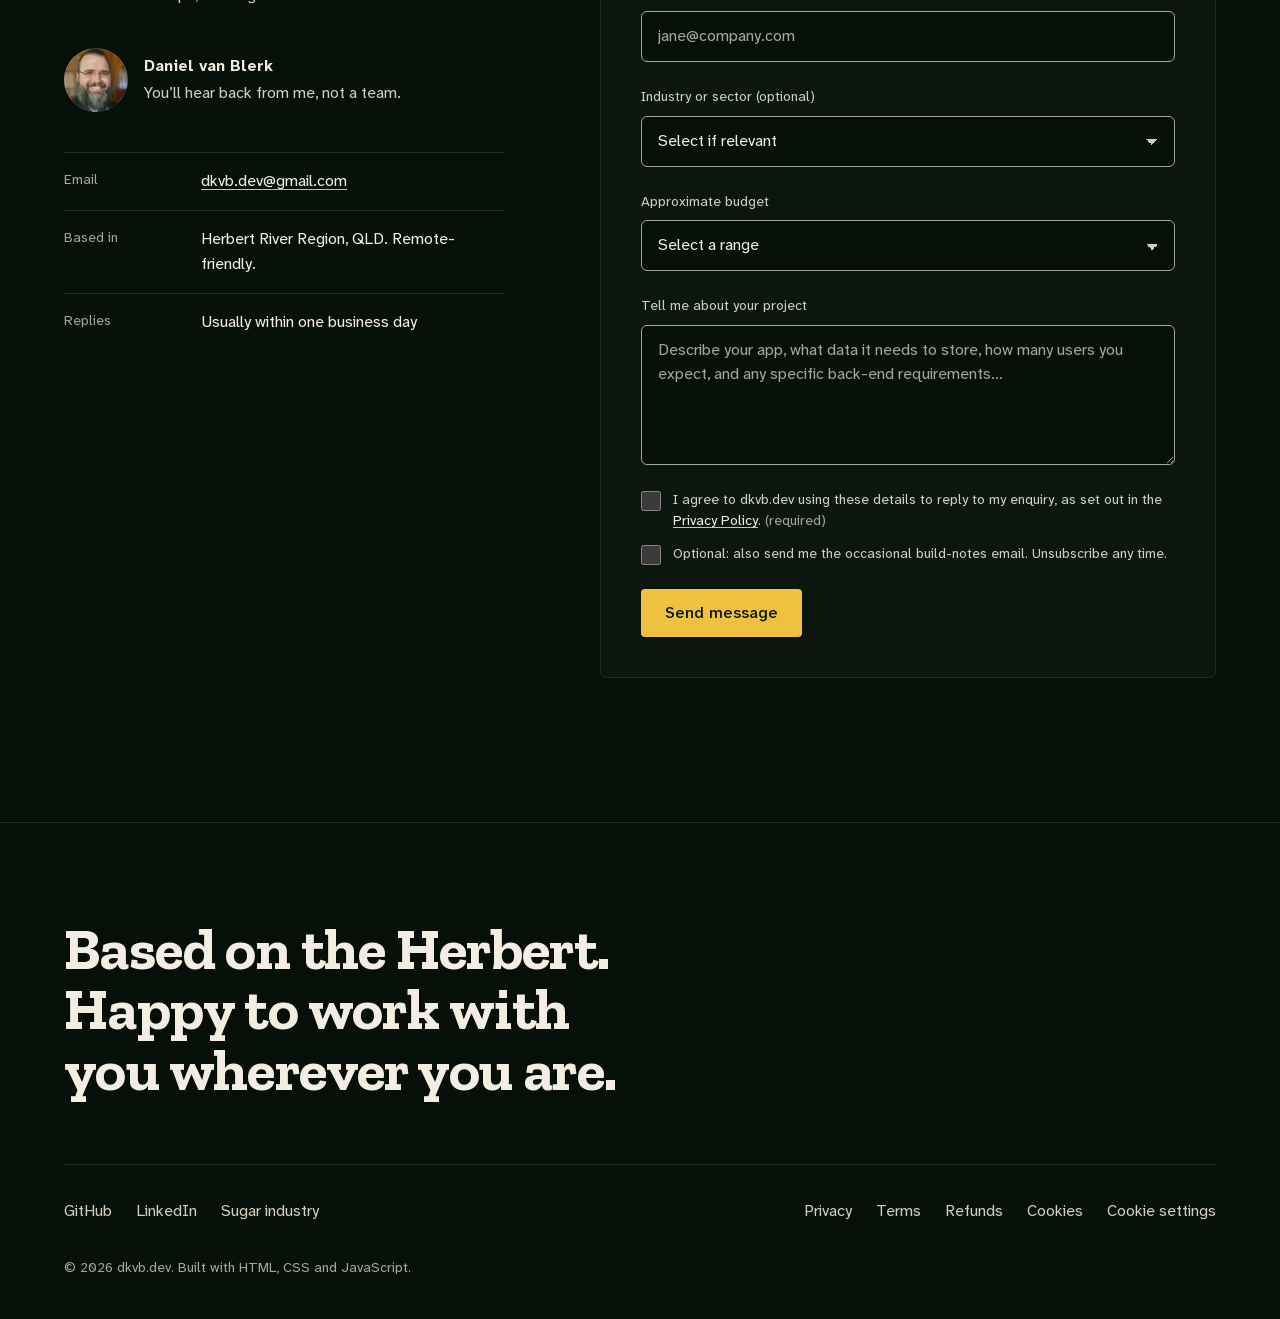
<file: backend-development.html>
<!DOCTYPE html>
<html lang="en">
<head>
<meta charset="UTF-8">
<meta name="viewport" content="width=device-width, initial-scale=1.0">
<title>Back-End Development | dkvb.dev</title>
<meta name="description" content="Logins, databases and APIs that keep your app running, built on Firebase and Node.js by Daniel van Blerk in Ingham, Queensland.">
<meta name="keywords" content="back-end developer Herbert River Region, API developer Queensland, Firebase developer Australia, Node.js developer Herbert River Region, cost-effective back-end development Herbert River Region, affordable API developer Queensland, transparent pricing back-end Australia, freelance rates no agency markup, Firestore developer Herbert River Region">
<meta name="author" content="Daniel van Blerk">
<meta name="robots" content="index, follow">
<meta name="theme-color" content="#0d1610">
<link rel="canonical" href="https://dkvb.dev/backend-development.html">
<meta property="og:type" content="website">
<meta property="og:url" content="https://dkvb.dev/backend-development.html">
<meta property="og:title" content="Back-End Development, dkvb.dev">
<meta property="og:description" content="Logins, databases and APIs for your app, built in Ingham, Queensland.">
<meta property="og:image" content="https://dkvb.dev/og-preview.png">
<meta property="og:image:width" content="1200">
<meta property="og:image:height" content="630">
<meta property="og:locale" content="en_AU">
<meta property="og:site_name" content="dkvb.dev">
<meta name="twitter:card" content="summary_large_image">
<meta name="twitter:url" content="https://dkvb.dev/backend-development.html">
<meta name="twitter:title" content="Back-End Development, dkvb.dev">
<meta name="twitter:description" content="Logins, databases and APIs for your app, built in Ingham, Queensland.">
<meta name="twitter:image" content="https://dkvb.dev/og-preview.png">
<meta name="geo.region" content="AU-QLD">
<meta name="geo.position" content="-19.2576;146.8178">
<meta name="ICBM" content="-19.2576, 146.8178">
<meta name="geo.placename" content="Herbert River Region, Queensland, Australia">
<link rel="icon" type="image/x-icon" href="favicon.ico">
<link rel="apple-touch-icon" href="favicon.ico">
<meta name="google-site-verification" content="lRfXqEsO768V_a0W93cNCboDo1KRAW9qE23GHBty0Og" />

<!-- ── SECURITY ── -->
<meta name="referrer" content="strict-origin-when-cross-origin">
<meta http-equiv="Permissions-Policy" content="camera=(), microphone=(), geolocation=(), payment=(), usb=(), interest-cohort=()">
<meta http-equiv="Content-Security-Policy" content="
  default-src 'self';
  script-src 'self' 'unsafe-inline';
  style-src 'self' 'unsafe-inline';
  font-src 'self';
  img-src 'self' https://dkvb.dev data:;
  connect-src 'self' https://formspree.io;
  base-uri 'self';
  object-src 'none';
  form-action 'self' https://formspree.io;
">
<script type="application/ld+json">
{
  "@context": "https://schema.org",
  "@type": "Service",
  "name": "Back-End Development",
  "provider": {
    "@type": "Person",
    "name": "Daniel van Blerk",
    "url": "https://dkvb.dev"
  },
  "description": "Logins, databases and APIs for Android apps and websites, built on Firebase and Node.js.",
  "areaServed": "AU",
  "serviceType": "Back-End Development"
}
</script>
<link rel="stylesheet" href="assets/dkvb.css">
<link rel="stylesheet" href="assets/diagrams.css">
<script src="assets/motion.js"></script>
</head>
<body>
<a href="#main-content" class="skip-link">Skip to main content</a>

<header class="site-header">
  <div class="announce"><div class="container"><span>Taking on new work now.</span><span class="announce-aside">Herbert River region, QLD, and remote</span></div></div>
  <div class="bar">
    <nav class="container" aria-label="Main">
      <a class="wordmark" href="index.html" aria-label="dkvb.dev home">dkvb.dev</a>
      <button class="nav-toggle" id="siteNavToggle" type="button" aria-expanded="false" aria-controls="siteNavMenu">Menu</button>
      <ul class="nav-links" id="siteNavMenu">
        <li><a href="index.html#services" aria-current="page">Services</a></li>
        <li><a href="index.html#portfolio">Work</a></li>
        <li><a href="sugar-industry.html">Sugar industry</a></li>
        <li><a href="#contact">Contact</a></li>
      </ul>
    </nav>
  </div>
</header>

<main id="main-content">
<section class="hero hero--stage" id="hero">
  <div class="container">
    <div>
      <h1>The bits of your app nobody sees.</h1>
      <p class="lead">Logins, databases and APIs that keep everything running, built to grow as you do.</p>
      <div class="actions"><a class="btn btn--primary" href="#contact">Start a project</a><a class="btn btn--secondary" href="#skills">See the stack</a></div>
    </div>
    <figure class="diagram" data-loop role="img" aria-label="Diagram: phone A writes to Firestore and the change reaches phone B, the web dashboard and the admin panel">
      <div class="fanout">
        <span class="node">Phone A<br>sends a message</span>
        <span class="wire"><span class="pulse" aria-hidden="true"></span></span>
        <span class="node node--key">Firestore<br>security rules</span>
        <span class="wires"><span class="wire"><span class="pulse" aria-hidden="true"></span></span><span class="wire"><span class="pulse" aria-hidden="true"></span></span><span class="wire"><span class="pulse" aria-hidden="true"></span></span></span>
        <span class="clients">
          <span class="node">Phone B<span class="swap"><span>Unread 0</span><span>Unread 1</span></span></span>
          <span class="node">Web dashboard<span class="swap"><span>Inbox idle</span><span>Inbox updated</span></span></span>
          <span class="node">Admin panel<span class="swap"><span>Log quiet</span><span>Log written</span></span></span>
        </span>
      </div>
      <figcaption><span>One write, and every listening client updates</span><button class="loop-toggle" type="button" data-loop-toggle aria-pressed="false">Pause</button></figcaption>
    </figure>
  </div>
</section>

<section class="section" id="skills">
  <div class="container">
    <div class="head reveal"><h2>What I build them with</h2></div>
    <dl class="tools">
      <div><dt>Authentication &amp; authorisation</dt><dd>Secure login flows with Firebase Auth: email and password, Google Sign-In and custom tokens.</dd></div>
      <div><dt>Security</dt><dd>Firestore security rules, server-side validation and access control that keep data safe.</dd></div>
      <div><dt>Databases</dt><dd>Firestore (NoSQL), Room DB (SQLite) and relational design, the right tool for the use case.</dd></div>
      <div><dt>Data modelling</dt><dd>Collections, documents and relationships structured for clear, efficient queries.</dd></div>
      <div><dt>API design</dt><dd>Clean REST APIs with predictable endpoints, consistent errors and clear contracts.</dd></div>
      <div><dt>Real-time systems</dt><dd>Firestore live listeners and WebSocket-style sync that reach every client at once.</dd></div>
      <div><dt>API integration</dt><dd>Third-party services over REST and SDKs: Retrofit on Android, fetch and axios on the web.</dd></div>
      <div><dt>Debugging &amp; diagnosis</dt><dd>Root-cause analysis across Firestore, auth flows and network layers.</dd></div>
      <div><dt>File storage</dt><dd>Firebase Storage for user content: images, avatars and documents.</dd></div>
      <div><dt>Email</dt><dd>Transactional email through Formspree, EmailJS and Firebase Extensions.</dd></div>
      <div><dt>Node.js</dt><dd>Lightweight server-side logic and API endpoints for custom functions and middleware.</dd></div>
      <div><dt>Serverless architecture</dt><dd>Firebase Cloud Functions: back-end logic that scales with no server to manage.</dd></div>
      <div><dt>DevOps &amp; deployment</dt><dd>GitHub Pages, Firebase Hosting and CI/CD pipelines, from code to production.</dd></div>
      <div><dt>Payment processing</dt><dd>Stripe integration for one-time purchases, subscriptions and webhooks.</dd></div>
    </dl>
  </div>
</section>

<section class="section" id="process">
  <div class="container">
    <div class="head reveal"><h2>How a back-end job runs</h2><p class="lead">If I’ve done it right, nobody notices. Things just work.</p></div>
    <ol class="steps">
      <li><h3>Scope</h3><p>Your data model, user flows and scale needs, understood before a line is written.</p></li>
      <li><h3>Design</h3><p>Database, auth flows and API contracts structured for clarity and upkeep.</p></li>
      <li><h3>Build</h3><p>Security rules, error handling and real-time features built in from the start.</p></li>
      <li><h3>Secure</h3><p>Firestore rules and auth checks that enforce access, with no sensitive logic on the client.</p></li>
      <li><h3>Handoff</h3><p>Clear documentation of endpoints, data models and rules, so anyone can pick it up.</p></li>
    </ol>
  </div>
</section>

<section class="section" id="portfolio">
  <div class="container">
    <div class="head reveal"><h2>Back ends I’ve built</h2><p class="lead">A finished real-time chat app, with its code on GitHub, and an online shop that takes payments.</p></div>
    <div class="pair">
      <article>
        <figure class="shot-pair shot-top" data-slot="be-1" data-kind="product" data-alt="Skills United chat requests screen"><img src="assets/skills-united/screenshot5.jpg" width="1080" height="2129" alt="Skills United chat requests screen" loading="lazy" decoding="async"></figure>
        <h3>Skills United</h3>
        <p>Firestore for real-time chat and profiles, Firebase Auth with atomic batch writes for usernames, Storage for avatars, and per-user security rules.</p>
        <button type="button" class="btn btn--secondary project-card" data-title="Skills United" data-type="Android App, Back-End" data-desc="Firebase back-end powering a peer-to-peer skill-exchange platform. Firestore for real-time chat and user profiles, Firebase Auth with atomic batch writes for username reservation, Firebase Storage for avatars, and security rules enforcing per-user data access." data-tech="Firebase Auth · Firestore · Firebase Storage · Security Rules · Real-Time Listeners · Batch Writes" data-screenshots="skills-united/screenshot1.jpg|skills-united/screenshot2.jpg|skills-united/screenshot3.jpg|skills-united/screenshot4.jpg|skills-united/screenshot5.jpg" data-alts="Skills United login screen with email and password fields, Log In and Create Account buttons|Skills United Create Account screen with full name, unique username, email and password fields|Skills United Terms of Service and Privacy Policy dialog with an agreement checkbox and Accept and Decline buttons|Skills United Browse Skills screen with a search bar and member cards listing what each person teaches and wants to learn|Skills United Chat Requests screen with incoming and outgoing tabs and a pending request comparing both members’ skills" data-url="https://github.com/DanielvanBlerk-dev/skillsunited-dev"><span class="project-title">Open the architecture</span></button>
      </article>
      <article>
        <figure class="shot-pair shot-top" data-slot="be-2" data-kind="product" data-alt="Airlie Beach Art gallery page"><img src="assets/airliebeachart/Screenshot%202.jpg" width="1101" height="816" alt="Airlie Beach Art gallery page" loading="lazy" decoding="async"></figure>
        <h3>Airlie Beach Art</h3>
        <p>Square card payments, live Australia Post shipping rates, and full order details by email and in an admin orders panel.</p>
        <button type="button" class="btn btn--secondary project-card" data-title="Airlie Beach Art" data-type="Full-Stack Website, Back-End" data-desc="A full-stack original art shop built from the ground up. Allows the owner to list original paintings for sale, manage the gallery as admin, accept real card payments via Square, calculate real Australia Post shipping rates, and receive full order details by email and in an admin orders panel." data-tech="GitHub · Vercel · Square · APIs · Domains" data-screenshots="airliebeachart/Screenshot%201.jpg|airliebeachart/Screenshot%202.jpg" data-alts="Airlie Beach Art home page heading, tagline “Paintings made to be lived with” and an introduction to the artist|Airlie Beach Art gallery grid of Whitsunday seascape paintings with titles, sizes, prices and Add to Selection buttons" data-url="https://airliebeachart.com"><span class="project-title">Open the architecture</span></button>
      </article>
    </div>
  </div>
</section>

<section class="section" id="pricing">
  <div class="container">
    <div class="head reveal"><h2>What it costs</h2><p class="lead">Every job is quoted on its own. The bigger and more complex it is, the more it costs.</p></div>
    <table class="rates">
      <caption>All prices are in AUD and are indicative starting points, not fixed quotes. Your written quote is final and states whether GST applies. See the <a href="terms.html">Terms</a> and <a href="refund-policy.html">Refund Policy</a>.</caption>
      <thead><tr><th scope="col">Plan</th><th scope="col">From</th><th scope="col">What it is</th><th scope="col">Included</th></tr></thead>
      <tbody>
        <tr>
          <th scope="row">Starter</th>
          <td class="price">$400<span class="readout">AUD</span></td>
          <td><p>Firebase setup for a simple app: auth, database and basic security rules.</p></td>
          <td><ul><li>Firebase project setup</li><li>Email and password auth</li><li>Firestore data model</li><li>Basic security rules</li><li>1 round of revisions</li></ul></td>
        </tr>
        <tr>
          <th scope="row">Standard</th>
          <td class="price">$1,200<span class="readout">AUD</span></td>
          <td><p>A full Firebase back end with real-time data, storage and hardened security rules.</p></td>
          <td><ul><li>Full Firebase setup</li><li>Real-time Firestore listeners</li><li>Firebase Storage</li><li>Production security rules</li><li>REST API integration</li><li>3 rounds of revisions</li></ul></td>
        </tr>
        <tr>
          <th scope="row">Custom</th>
          <td class="price">Let’s talk</td>
          <td><p>Complex data architectures, Node.js APIs, or ongoing back-end development and support.</p></td>
          <td><ul><li>Custom data architecture</li><li>Node.js API development</li><li>Advanced integrations</li><li>Ongoing development</li><li>Priority support</li></ul></td>
        </tr>
      </tbody>
    </table>
  </div>
</section>

<section class="section section--l" id="contact">
  <div class="container contact">
    <div class="contact-info">
      <h2>Tell me what your app needs</h2>
      <p>What data it keeps, who logs in and what it needs to talk to.</p>
      <div class="person"><img class="avatar" src="assets/portrait/daniel-van-blerk-avatar-96.jpg" srcset="assets/portrait/daniel-van-blerk-avatar-96.jpg 96w, assets/portrait/daniel-van-blerk-avatar.jpg 192w" sizes="64px" width="192" height="192" alt="" loading="lazy"><p><b>Daniel van Blerk</b><span>You’ll hear back from me, not a team.</span></p></div>
      <dl class="contact-lines">
        <div><dt>Email</dt><dd><a href="mailto:dkvb.dev@gmail.com">dkvb.dev@gmail.com</a></dd></div>
        <div><dt>Based in</dt><dd>Herbert River Region, QLD. Remote-friendly.</dd></div>
        <div><dt>Replies</dt><dd>Usually within one business day</dd></div>
      </dl>
    </div>
    <form id="contactForm">
      <div class="form-group">
          <label for="fname">Your name</label>
          <input type="text" id="fname" name="name" placeholder="Jane Smith" maxlength="80" autocomplete="name" required>
        </div>
      <div class="form-group">
        <label for="email">Email address</label>
        <input type="email" id="email" name="email" placeholder="jane@company.com" maxlength="254" autocomplete="email" required>
      </div>
      <div class="form-group">
        <label for="industry">Industry or sector (optional)</label>
        <select id="industry" name="industry">
          <option value="">Select if relevant</option>
          <option>Sugar Industry / Agriculture (Herbert River)</option>
          <option>Small Business / Retail</option>
          <option>Hospitality / Tourism</option>
          <option>Trades / Construction</option>
          <option>Other</option>
        </select>
      </div>
      <div class="form-group">
        <label for="budget">Approximate budget</label>
        <select id="budget" name="budget">
          <option value="">Select a range</option>
          <option>Under $400</option>
          <option>$400 to $1,200</option>
          <option>$1,200 to $5,000</option>
          <option>$5,000+</option>
          <option>Prefer to discuss</option>
        </select>
      </div>
      <div class="form-group">
        <label for="message">Tell me about your project</label>
        <textarea id="message" name="message" placeholder="Describe your app, what data it needs to store, how many users you expect, and any specific back-end requirements…" maxlength="2000" required></textarea>
      </div>
      <input type="hidden" name="service" value="Back-End Development">
      <fieldset class="form-consent">
        <legend class="sr-only">Consent</legend>
        <label class="consent-row"><input type="checkbox" name="privacy_consent" value="yes" required> <span>I agree to dkvb.dev using these details to reply to my enquiry, as set out in the <a href="privacy.html">Privacy Policy</a>. <span class="consent-req">(required)</span></span></label>
        <label class="consent-row"><input type="checkbox" name="mailing_list_opt_in" value="yes"> <span>Optional: also send me the occasional build-notes email. Unsubscribe any time.</span></label>
      </fieldset>
      <!-- Honeypot, hidden from real users, bots will fill it -->
      <div style="display:none;" aria-hidden="true">
        <label for="website">Website</label>
        <input type="text" id="website" name="_gotcha" tabindex="-1" autocomplete="off">
      </div>
      <button type="submit" class="btn btn--primary btn-submit">Send message</button>
      <div class="form-success" id="formSuccess" role="status" aria-live="polite">Message sent, thanks! I aim to reply within one business day.</div>
      <p class="form-error" id="formError" role="alert" hidden>That didn’t send. Please try again, or email me at <a href="mailto:dkvb.dev@gmail.com">dkvb.dev@gmail.com</a>.</p>
    </form>
  </div>
</section>
</main>

<footer class="site-footer" role="contentinfo">
  <div class="container">
    <p class="foot-statement">Based on the Herbert. Happy to work with you wherever you are.</p>
    <div class="foot-links">
      <ul aria-label="Elsewhere">
        <li><a href="https://github.com/DanielvanBlerk-dev" target="_blank" rel="noopener noreferrer">GitHub</a></li>
        <li><a href="https://www.linkedin.com/in/daniel-van-blerk-b03007448/" target="_blank" rel="noopener noreferrer">LinkedIn</a></li>
        <li><a href="sugar-industry.html">Sugar industry</a></li>
      </ul>
      <ul class="footer-legal" aria-label="Legal">
        <li><a href="privacy.html">Privacy</a></li>
        <li><a href="terms.html">Terms</a></li>
        <li><a href="refund-policy.html">Refunds</a></li>
        <li><a href="cookies.html">Cookies</a></li>
        <li><button type="button" class="cookie-settings-link" data-cookie-settings>Cookie settings</button></li>
      </ul>
    </div>
    <p class="foot-copy">© 2026 dkvb.dev. Built with HTML, CSS and JavaScript.</p>
  </div>
</footer>

<script>
const reveals = document.querySelectorAll('.reveal');
const observer = new IntersectionObserver(entries => {
  entries.forEach(e => { if (e.isIntersecting) { e.target.classList.add('visible'); observer.unobserve(e.target); } });
}, { threshold: 0.1, rootMargin: '0px 0px -40px 0px' });
reveals.forEach(r => observer.observe(r));

document.getElementById('contactForm').addEventListener('submit', async function(e) {
  e.preventDefault();
  const btn = this.querySelector('.btn-submit');
  btn.textContent = 'Sending…'; btn.disabled = true;
  try {
    const res = await fetch('https://formspree.io/f/mkoyqapk', {
      method: 'POST', headers: { 'Accept': 'application/json' }, body: new FormData(this)
    });
    if (res.ok) { document.getElementById('formError').hidden = true; document.getElementById('formSuccess').classList.add('visible'); this.reset(); }
    else { document.getElementById('formError').hidden = false; }
  } catch { document.getElementById('formError').hidden = false; }
  btn.textContent = 'Send message'; btn.disabled = false;
});
</script>

<!-- MODAL -->
<div class="modal-bg" id="modalBg">
  <div class="modal">
    <button class="modal-close" id="modalClose">Close</button>
    <div class="modal-screenshot-viewport" id="modalScreenshotViewport" style="display:none;">
      <button class="modal-scroll-arrow left" id="modalScrollLeft" aria-label="Scroll left">Back</button>
      <div class="modal-screenshot-track" id="modalScreenshotTrack"></div>
      <button class="modal-scroll-arrow right" id="modalScrollRight" aria-label="Scroll right">Next</button>
    </div>
    <div class="modal-screenshot-hint" id="modalScreenshotHint" style="display:none;">Scroll sideways, or use Back and Next, to see more screens</div>
    <div class="modal-type" id="modalType"></div>
    <div class="modal-title" id="modalTitle"></div>
    <p class="modal-desc" id="modalDesc"></p>
    <div class="modal-tags" id="modalTags"></div>
    <a href="#" class="modal-link" id="modalLink" target="_blank" rel="noopener noreferrer" style="display:none;">View the project</a>
  </div>
</div>

<script>
// Modal
const baseUrl = 'https://dkvb.dev/assets/';
const modal = document.getElementById('modalBg');
document.querySelectorAll('.project-card').forEach(card => {
  card.style.cursor = 'pointer';
  card.addEventListener('click', () => {
    const screenshots = card.dataset.screenshots ? card.dataset.screenshots.split('|') : [];
    const trackEl = document.getElementById('modalScreenshotTrack');
    const hintEl = document.getElementById('modalScreenshotHint');
    const viewportEl = document.getElementById('modalScreenshotViewport');
    if (screenshots.length) {
      trackEl.innerHTML = screenshots.map((src, i) =>
        `<div class="modal-screenshot"><img src="${baseUrl}${src}" alt="${(card.dataset.alts || '').split('|')[i] || card.dataset.title + ' screenshot ' + (i + 1)}"></div>`
      ).join('');
      viewportEl.style.display = 'block';
      hintEl.style.display = 'block';
    } else {
      trackEl.innerHTML = '';
      viewportEl.style.display = 'none';
      hintEl.style.display = 'none';
    }
    document.getElementById('modalType').textContent = card.dataset.type || '';
    document.getElementById('modalTitle').textContent = card.dataset.title || '';
    document.getElementById('modalDesc').textContent = card.dataset.desc || '';
    const tags = (card.dataset.tech || '').split('·').map(t => t.trim()).filter(Boolean);
    document.getElementById('modalTags').innerHTML = tags.map(t => `<span class="modal-tag">${t}</span>`).join('');
    const linkEl = document.getElementById('modalLink');
    if (card.dataset.url) {
      linkEl.href = card.dataset.url;
      linkEl.style.display = 'inline-flex';
    } else {
      linkEl.style.display = 'none';
    }
    modal.classList.add('open');
  });
});
document.getElementById('modalClose').addEventListener('click', () => modal.classList.remove('open'));
modal.addEventListener('click', e => { if (e.target === modal) modal.classList.remove('open'); });

// Screenshot scroll arrows
const scrollTrack = document.getElementById('modalScreenshotTrack');
document.getElementById('modalScrollLeft').addEventListener('click', () => {
  scrollTrack.scrollBy({ left: -scrollTrack.clientWidth * 0.6, behavior: 'smooth' });
});
document.getElementById('modalScrollRight').addEventListener('click', () => {
  scrollTrack.scrollBy({ left: scrollTrack.clientWidth * 0.6, behavior: 'smooth' });
});
</script>
<script src="assets/site.js" defer></script>
<script src="assets/mailing-list.js" defer></script>
</body>
</html>
</file>
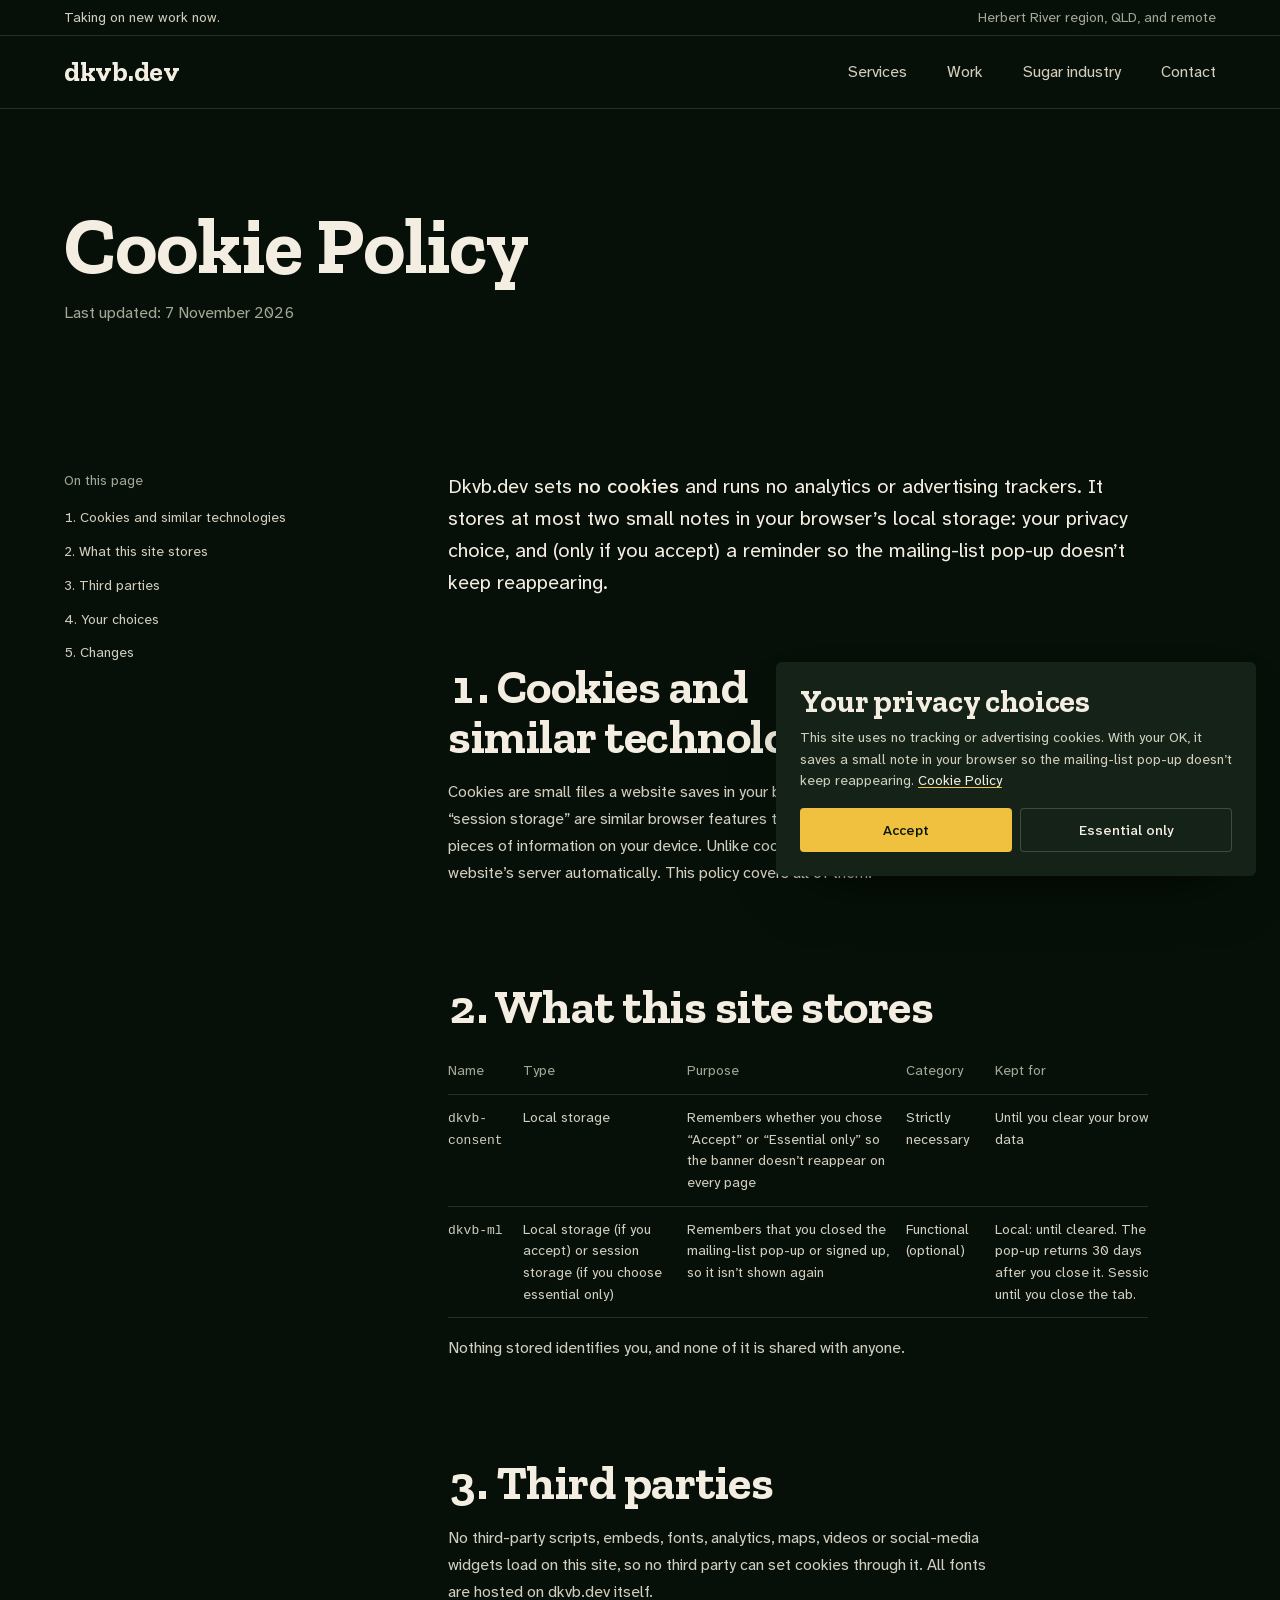
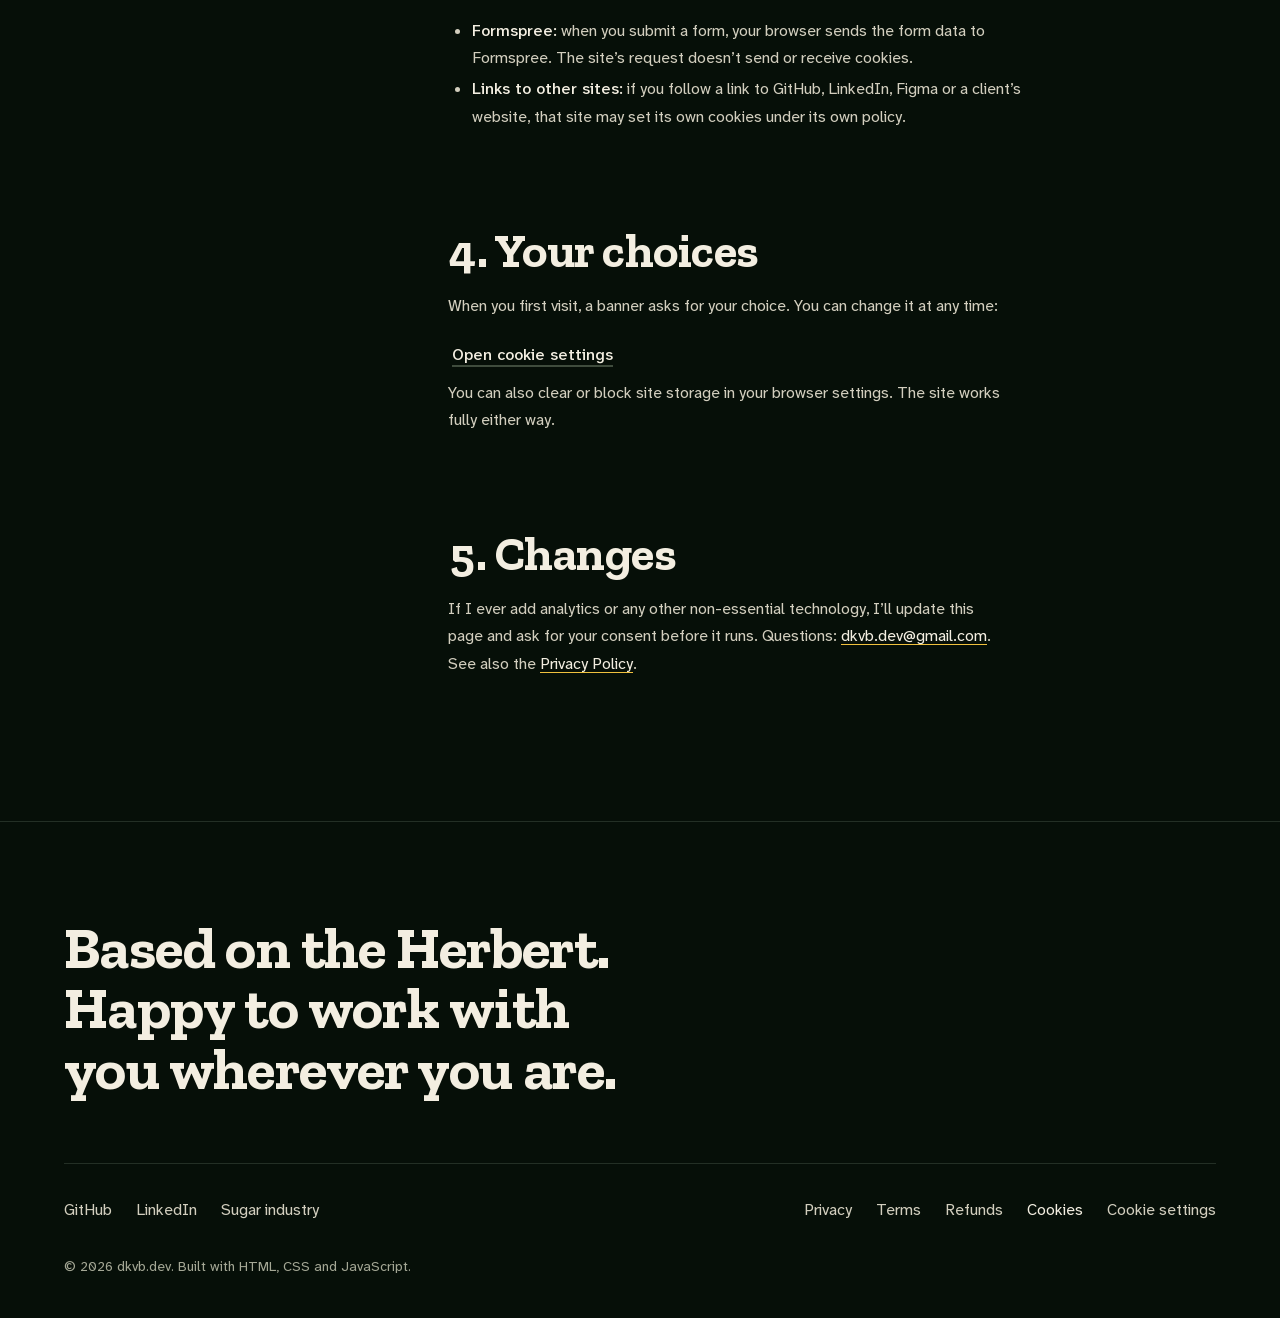
<file: cookies.html>
<!DOCTYPE html>
<html lang="en-AU">
<head>
<meta charset="UTF-8">
<meta name="viewport" content="width=device-width, initial-scale=1.0">
<title>Cookie Policy | dkvb.dev</title>
<meta name="description" content="dkvb.dev uses no tracking cookies. Here is exactly what the site stores in your browser and how to change it.">
<meta name="author" content="Daniel van Blerk">
<meta name="robots" content="index, follow">
<meta name="theme-color" content="#0d1610">
<link rel="canonical" href="https://dkvb.dev/cookies.html">
<link rel="icon" href="favicon.ico">
<meta name="referrer" content="strict-origin-when-cross-origin">
<meta http-equiv="Content-Security-Policy" content="
  default-src 'self';
  script-src 'self';
  style-src 'self';
  font-src 'self';
  img-src 'self' data:;
  connect-src 'self';
  base-uri 'self';
  object-src 'none';
  form-action 'self';
">
<link rel="stylesheet" href="assets/dkvb.css">
<script src="assets/motion.js"></script>
</head>
<body>
<a href="#main-content" class="skip-link">Skip to main content</a>

<header class="site-header">
  <div class="announce"><div class="container"><span>Taking on new work now.</span><span class="announce-aside">Herbert River region, QLD, and remote</span></div></div>
  <div class="bar">
    <nav class="container" aria-label="Main">
      <a class="wordmark" href="index.html" aria-label="dkvb.dev home">dkvb.dev</a>
      <button class="nav-toggle" id="siteNavToggle" type="button" aria-expanded="false" aria-controls="siteNavMenu">Menu</button>
      <ul class="nav-links" id="siteNavMenu">
        <li><a href="index.html#services">Services</a></li>
        <li><a href="index.html#portfolio">Work</a></li>
        <li><a href="sugar-industry.html">Sugar industry</a></li>
        <li><a href="index.html#contact">Contact</a></li>
      </ul>
    </nav>
  </div>
</header>

<main id="main-content">
<section class="hero" id="hero">
  <div class="container">
    <h1>Cookie Policy</h1>
    <p class="updated">Last updated: 7 November 2026</p>
  </div>
</section>

<section class="section section--s">
  <div class="container doc">
    <nav class="toc" aria-label="On this page">
    <p>On this page</p>
    <ol>
      <li><a href="#what">1. Cookies and similar technologies</a></li>
      <li><a href="#use">2. What this site stores</a></li>
      <li><a href="#third">3. Third parties</a></li>
      <li><a href="#choices">4. Your choices</a></li>
      <li><a href="#changes">5. Changes</a></li>
    </ol>
  </nav>
    <div class="doc-body">
      <div class="doc-intro">Dkvb.dev sets <strong>no cookies</strong> and runs no analytics or advertising
    trackers. It stores at most two small notes in your browser’s local storage: your privacy choice, and (only if you
    accept) a reminder so the mailing-list pop-up doesn’t keep reappearing.
  </div>
      <h2 id="what">1. Cookies and similar technologies</h2>
  <p>Cookies are small files a website saves in your browser. “Local storage” and “session storage” are similar
  browser features that let a site remember small pieces of information on your device. Unlike cookies, they are never
  sent to the website’s server automatically. This policy covers all of them.</p>

  <h2 id="use">2. What this site stores</h2>
  <div class="table-wrap"><table>
    <thead><tr><th>Name</th><th>Type</th><th>Purpose</th><th>Category</th><th>Kept for</th></tr></thead>
    <tbody>
      <tr><td><code>dkvb-consent</code></td><td>Local storage</td><td>Remembers whether you chose “Accept” or
        “Essential only” so the banner doesn’t reappear on every page</td><td>Strictly necessary</td>
        <td>Until you clear your browser data</td></tr>
      <tr><td><code>dkvb-ml</code></td><td>Local storage (if you accept) or session storage (if you choose essential
        only)</td><td>Remembers that you closed the mailing-list pop-up or signed up, so it isn’t shown again</td>
        <td>Functional (optional)</td><td>Local: until cleared. The pop-up returns 30 days after you close it.
        Session: until you close the tab.</td></tr>
    </tbody>
  </table></div>
  <p>Nothing stored identifies you, and none of it is shared with anyone.</p>

  <h2 id="third">3. Third parties</h2>
  <p>No third-party scripts, embeds, fonts, analytics, maps, videos or social-media widgets load on this site, so no
  third party can set cookies through it. All fonts are hosted on dkvb.dev itself.</p>
  <ul>
    <li><strong>Formspree:</strong> when you submit a form, your browser sends the form data to Formspree. The site’s
    request doesn’t send or receive cookies.</li>
    <li><strong>Links to other sites:</strong> if you follow a link to GitHub, LinkedIn, Figma or a client’s website,
    that site may set its own cookies under its own policy.</li>
  </ul>

  <h2 id="choices">4. Your choices</h2>
  <p>When you first visit, a banner asks for your choice. You can change it at any time:</p>
  <button type="button" class="btn btn--secondary btn-inline" data-cookie-settings>Open cookie settings</button>
  <p class="after-btn">You can also clear or block site storage in your browser settings. The site works fully
  either way.</p>

  <h2 id="changes">5. Changes</h2>
  <p>If I ever add analytics or any other non-essential technology, I’ll update this page and ask for your consent
  before it runs. Questions: <a href="mailto:dkvb.dev@gmail.com">dkvb.dev@gmail.com</a>. See also the <a href="privacy.html">Privacy Policy</a>.</p>
    </div>
  </div>
</section>
</main>

<footer class="site-footer" role="contentinfo">
  <div class="container">
    <p class="foot-statement">Based on the Herbert. Happy to work with you wherever you are.</p>
    <div class="foot-links">
      <ul aria-label="Elsewhere">
        <li><a href="https://github.com/DanielvanBlerk-dev" target="_blank" rel="noopener noreferrer">GitHub</a></li>
        <li><a href="https://www.linkedin.com/in/daniel-van-blerk-b03007448/" target="_blank" rel="noopener noreferrer">LinkedIn</a></li>
        <li><a href="sugar-industry.html">Sugar industry</a></li>
      </ul>
      <ul class="footer-legal" aria-label="Legal">
        <li><a href="privacy.html">Privacy</a></li>
        <li><a href="terms.html">Terms</a></li>
        <li><a href="refund-policy.html">Refunds</a></li>
        <li><a href="cookies.html" aria-current="page">Cookies</a></li>
        <li><button type="button" class="cookie-settings-link" data-cookie-settings>Cookie settings</button></li>
      </ul>
    </div>
    <p class="foot-copy">© 2026 dkvb.dev. Built with HTML, CSS and JavaScript.</p>
  </div>
</footer>

<script src="assets/site.js" defer></script>
</body>
</html>
</file>
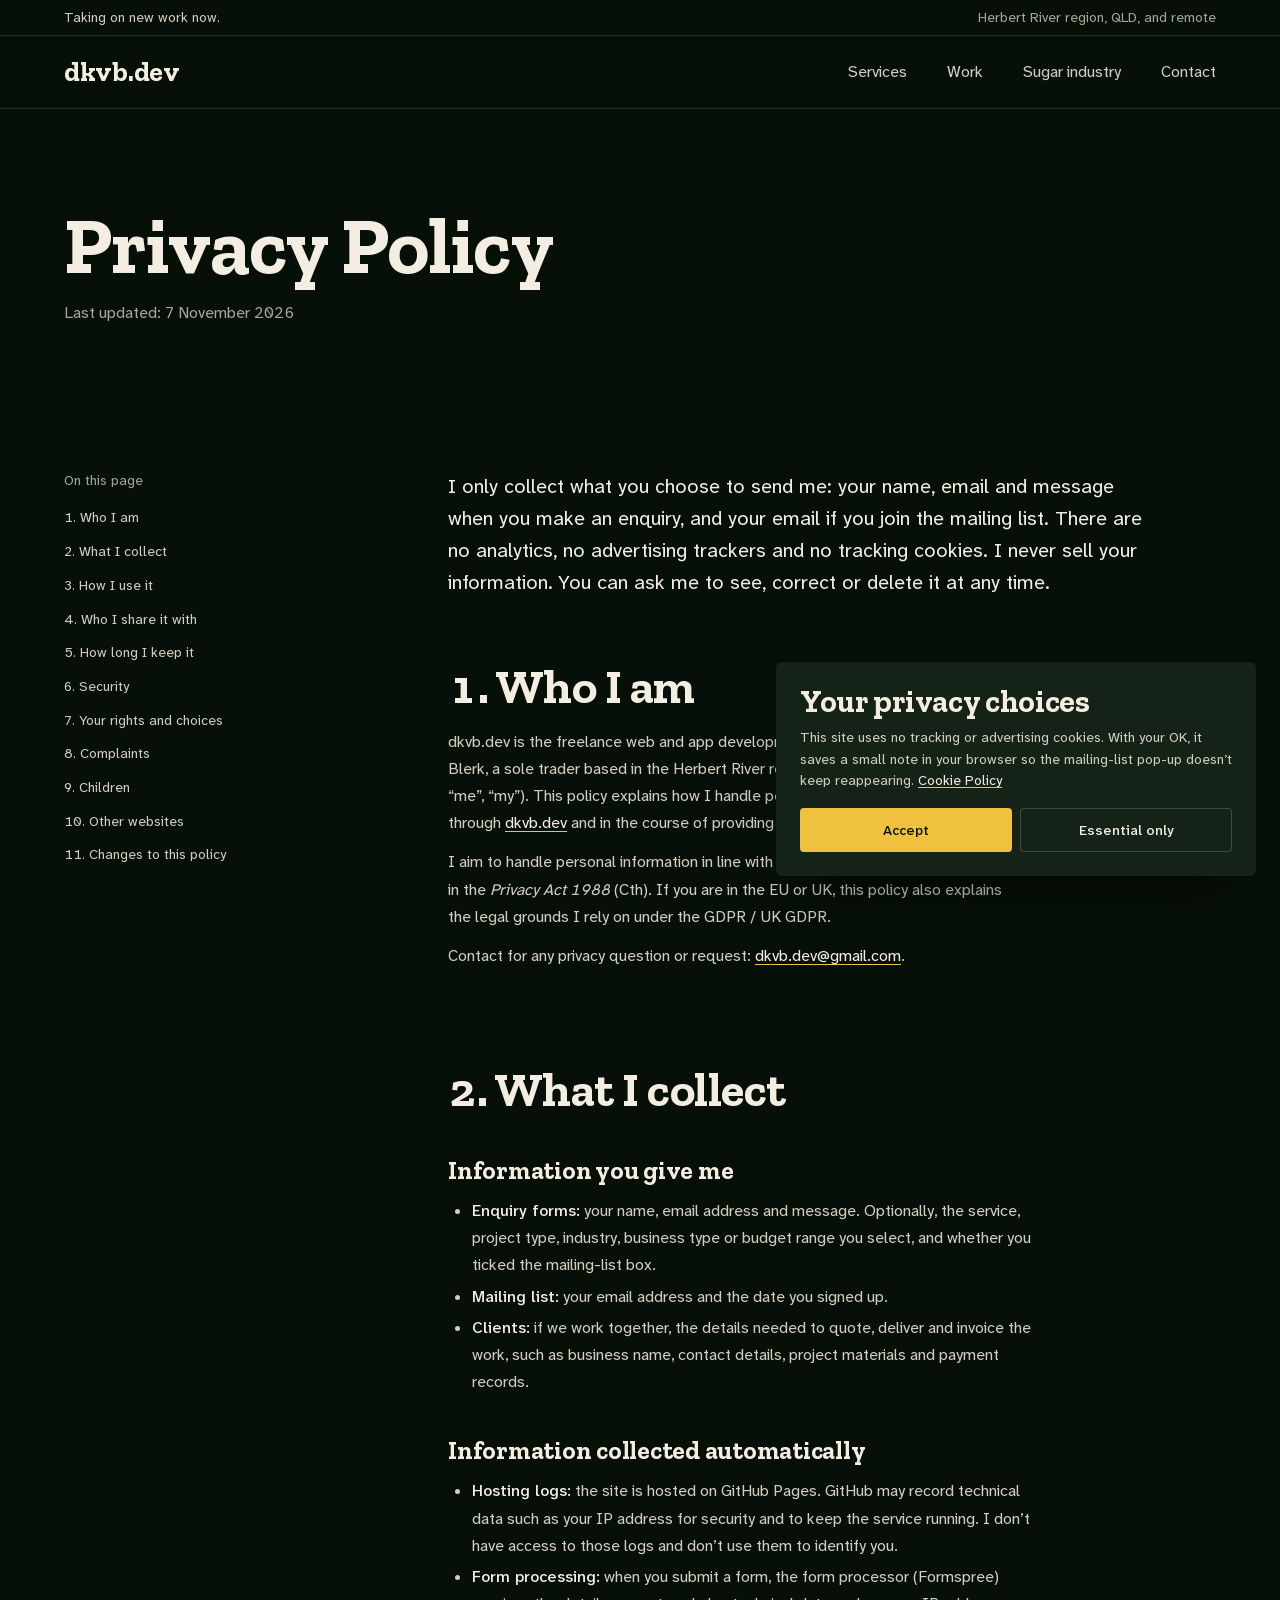
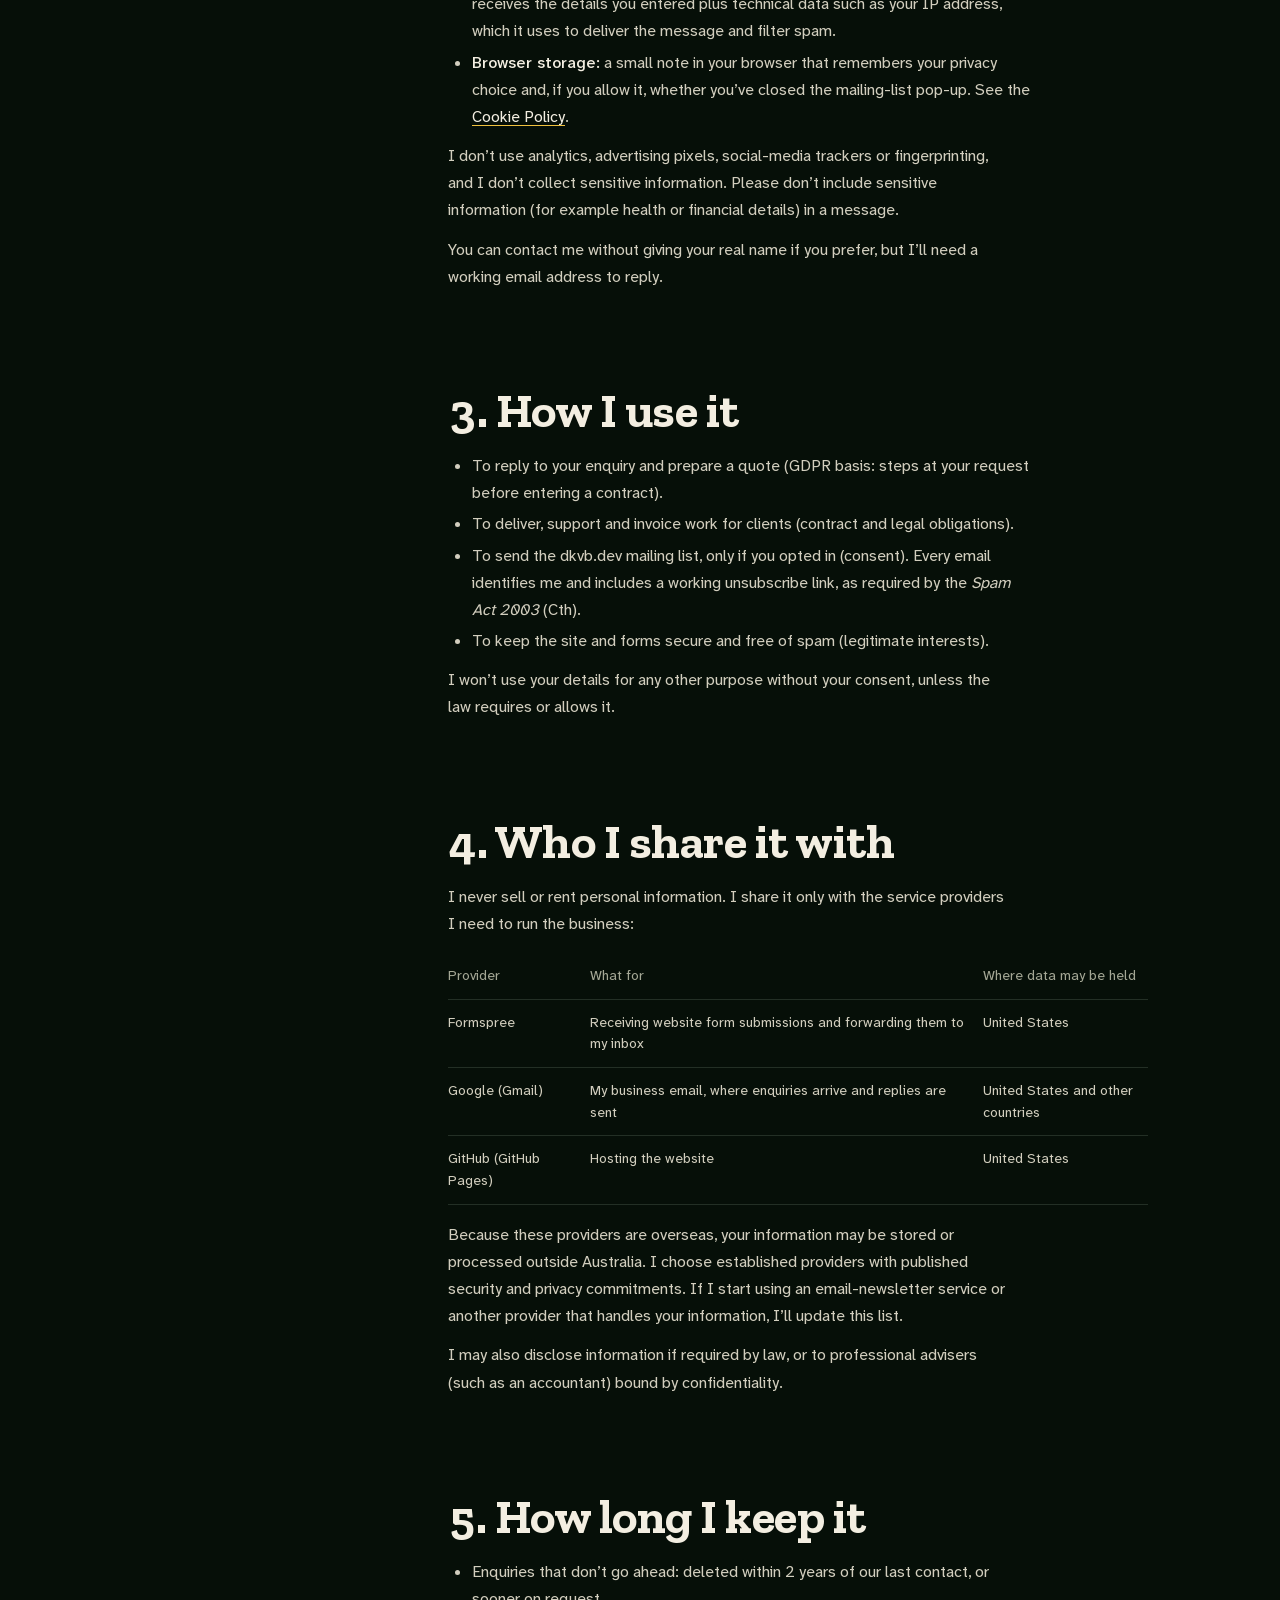
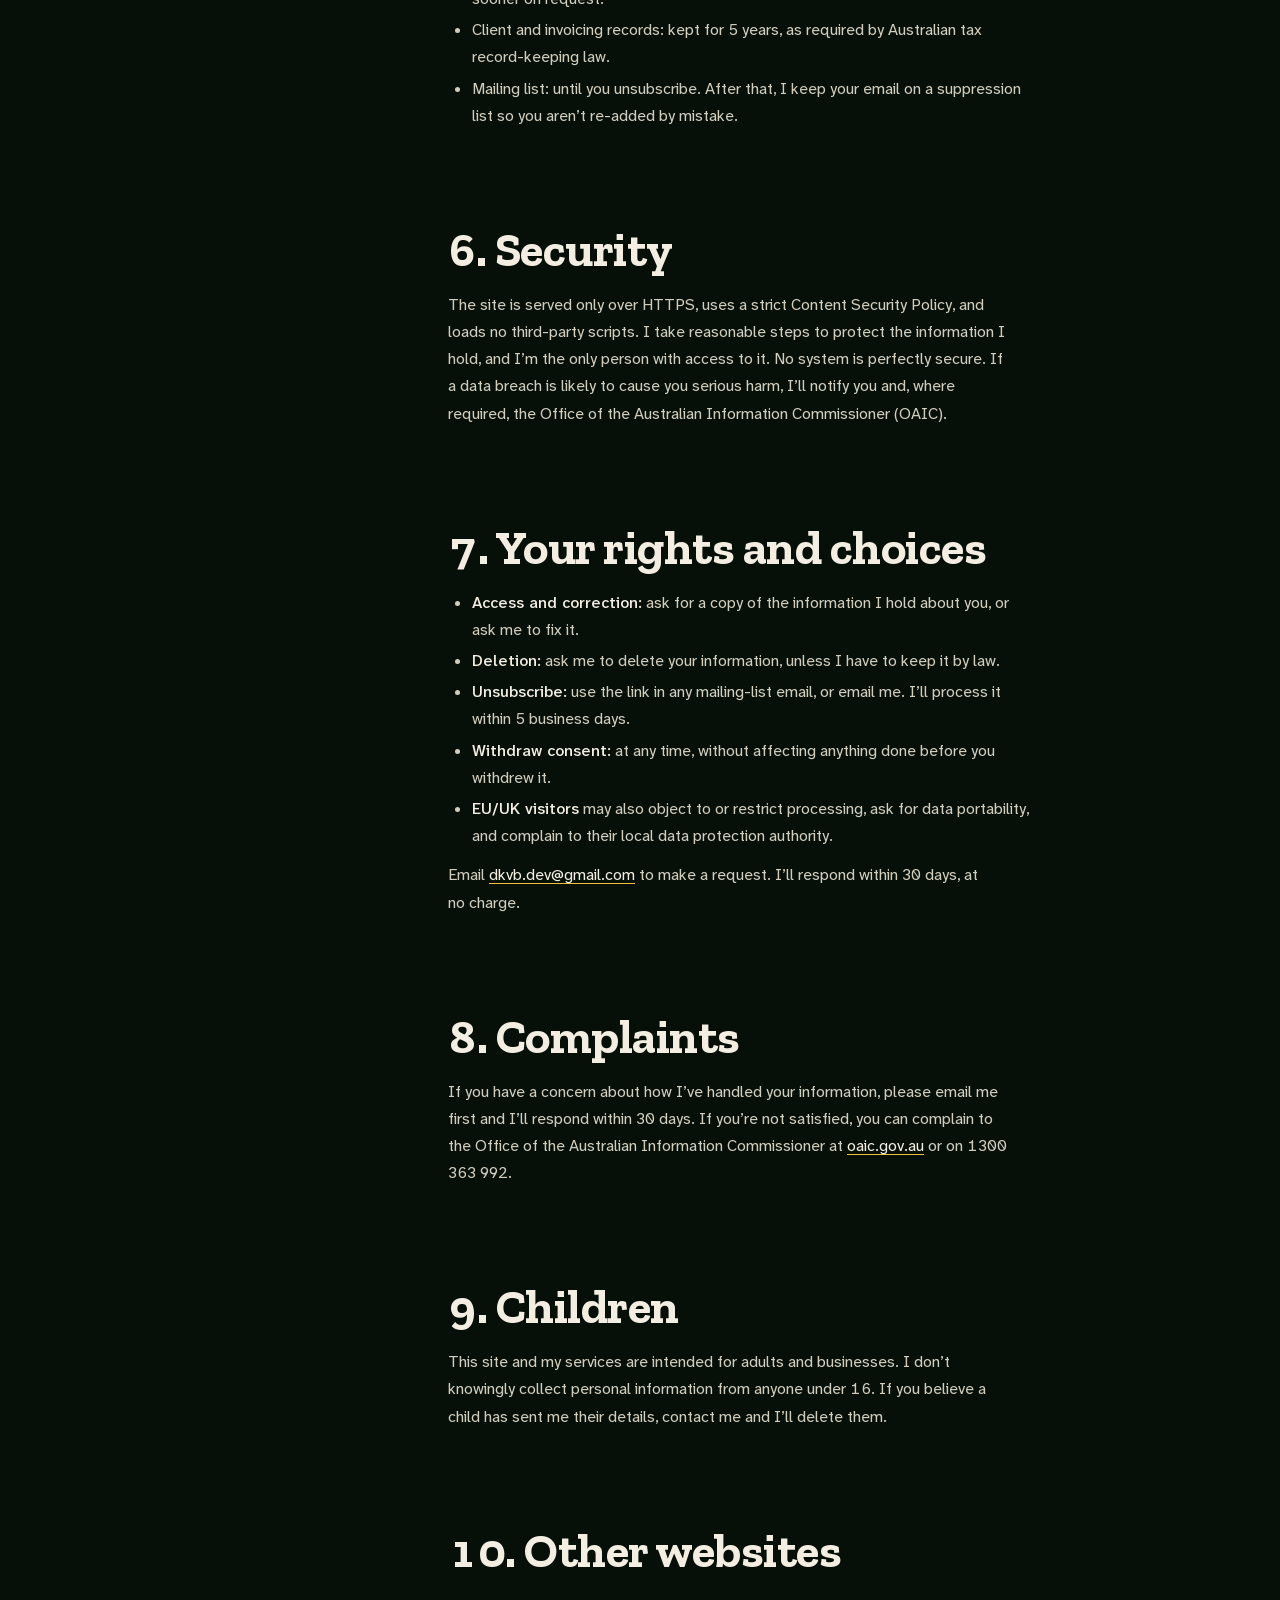
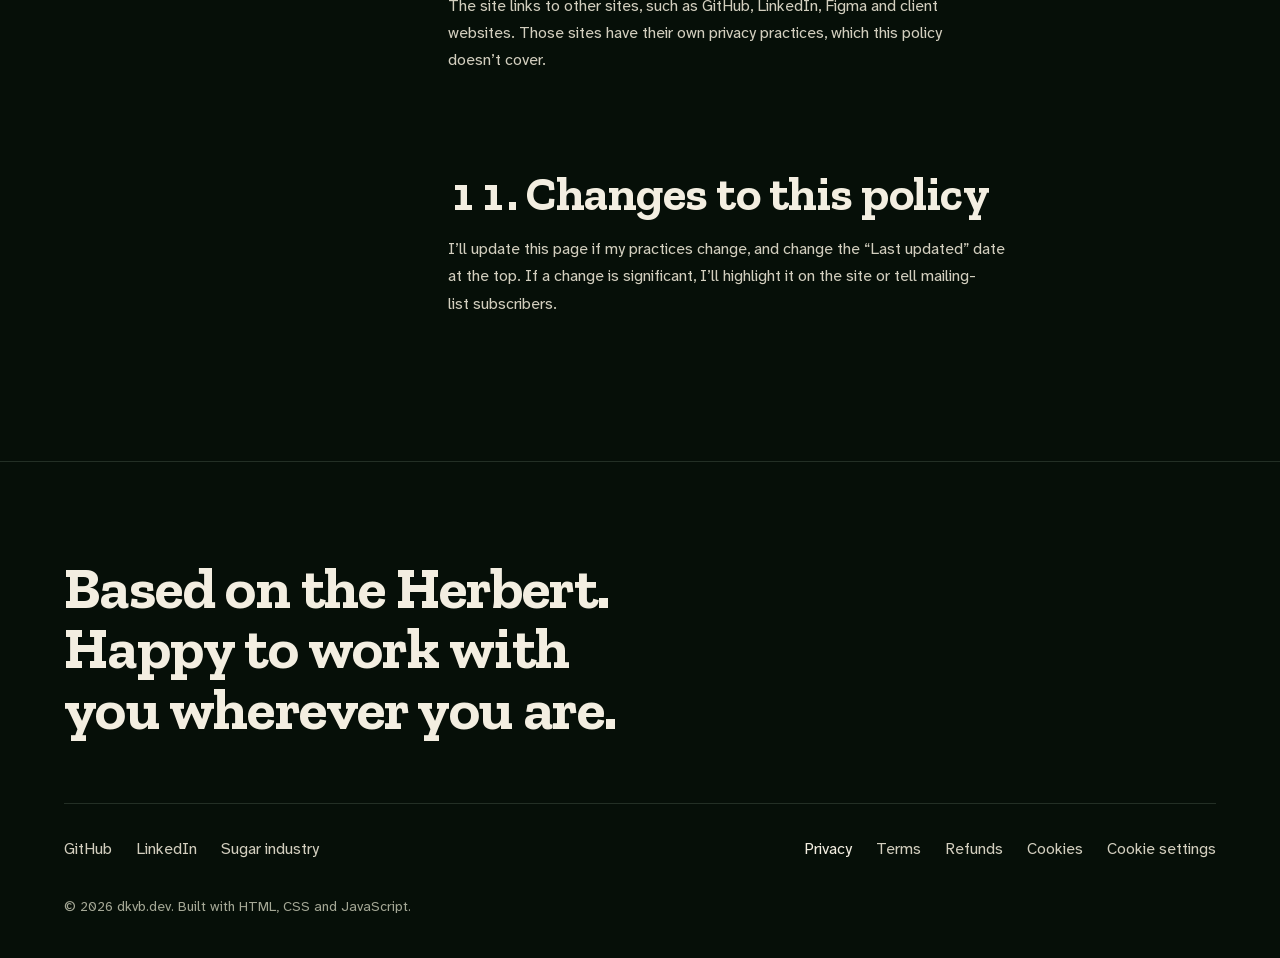
<file: privacy.html>
<!DOCTYPE html>
<html lang="en-AU">
<head>
<meta charset="UTF-8">
<meta name="viewport" content="width=device-width, initial-scale=1.0">
<title>Privacy Policy | dkvb.dev</title>
<meta name="description" content="How dkvb.dev collects, uses and protects your personal information, in line with the Australian Privacy Principles.">
<meta name="author" content="Daniel van Blerk">
<meta name="robots" content="index, follow">
<meta name="theme-color" content="#0d1610">
<link rel="canonical" href="https://dkvb.dev/privacy.html">
<link rel="icon" href="favicon.ico">
<meta name="referrer" content="strict-origin-when-cross-origin">
<meta http-equiv="Content-Security-Policy" content="
  default-src 'self';
  script-src 'self';
  style-src 'self';
  font-src 'self';
  img-src 'self' data:;
  connect-src 'self';
  base-uri 'self';
  object-src 'none';
  form-action 'self';
">
<link rel="stylesheet" href="assets/dkvb.css">
<script src="assets/motion.js"></script>
</head>
<body>
<a href="#main-content" class="skip-link">Skip to main content</a>

<header class="site-header">
  <div class="announce"><div class="container"><span>Taking on new work now.</span><span class="announce-aside">Herbert River region, QLD, and remote</span></div></div>
  <div class="bar">
    <nav class="container" aria-label="Main">
      <a class="wordmark" href="index.html" aria-label="dkvb.dev home">dkvb.dev</a>
      <button class="nav-toggle" id="siteNavToggle" type="button" aria-expanded="false" aria-controls="siteNavMenu">Menu</button>
      <ul class="nav-links" id="siteNavMenu">
        <li><a href="index.html#services">Services</a></li>
        <li><a href="index.html#portfolio">Work</a></li>
        <li><a href="sugar-industry.html">Sugar industry</a></li>
        <li><a href="index.html#contact">Contact</a></li>
      </ul>
    </nav>
  </div>
</header>

<main id="main-content">
<section class="hero" id="hero">
  <div class="container">
    <h1>Privacy Policy</h1>
    <p class="updated">Last updated: 7 November 2026</p>
  </div>
</section>

<section class="section section--s">
  <div class="container doc">
    <nav class="toc" aria-label="On this page">
    <p>On this page</p>
    <ol>
      <li><a href="#who">1. Who I am</a></li>
      <li><a href="#collect">2. What I collect</a></li>
      <li><a href="#use">3. How I use it</a></li>
      <li><a href="#share">4. Who I share it with</a></li>
      <li><a href="#keep">5. How long I keep it</a></li>
      <li><a href="#security">6. Security</a></li>
      <li><a href="#rights">7. Your rights and choices</a></li>
      <li><a href="#complaints">8. Complaints</a></li>
      <li><a href="#children">9. Children</a></li>
      <li><a href="#links">10. Other websites</a></li>
      <li><a href="#changes">11. Changes to this policy</a></li>
    </ol>
  </nav>
    <div class="doc-body">
      <div class="doc-intro">I only collect what you choose to send me: your name, email and message when you
    make an enquiry, and your email if you join the mailing list. There are no analytics, no advertising trackers and no
    tracking cookies. I never sell your information. You can ask me to see, correct or delete it at any time.
  </div>
      <h2 id="who">1. Who I am</h2>
  <p>dkvb.dev is the freelance web and app development business of Daniel van Blerk, a sole trader based in the Herbert
  River region, Queensland, Australia (“I”, “me”, “my”). This policy explains how I handle personal information collected
  through <a href="https://dkvb.dev/">dkvb.dev</a> and in the course of providing my services.</p>
  <p>I aim to handle personal information in line with the Australian Privacy Principles in the <em>Privacy Act 1988</em>
  (Cth). If you are in the EU or UK, this policy also explains the legal grounds I rely on under the GDPR / UK GDPR.</p>
  <p>Contact for any privacy question or request: <a href="mailto:dkvb.dev@gmail.com">dkvb.dev@gmail.com</a>.</p>

  <h2 id="collect">2. What I collect</h2>
  <h3>Information you give me</h3>
  <ul>
    <li><strong>Enquiry forms:</strong> your name, email address and message. Optionally, the service, project type,
    industry, business type or budget range you select, and whether you ticked the mailing-list box.</li>
    <li><strong>Mailing list:</strong> your email address and the date you signed up.</li>
    <li><strong>Clients:</strong> if we work together, the details needed to quote, deliver and invoice the work, such as
    business name, contact details, project materials and payment records.</li>
  </ul>
  <h3>Information collected automatically</h3>
  <ul>
    <li><strong>Hosting logs:</strong> the site is hosted on GitHub Pages. GitHub may record technical data such as your
    IP address for security and to keep the service running. I don’t have access to those logs and don’t use them to
    identify you.</li>
    <li><strong>Form processing:</strong> when you submit a form, the form processor (Formspree) receives the details you
    entered plus technical data such as your IP address, which it uses to deliver the message and filter spam.</li>
    <li><strong>Browser storage:</strong> a small note in your browser that remembers your privacy choice and, if you
    allow it, whether you’ve closed the mailing-list pop-up. See the <a href="cookies.html">Cookie Policy</a>.</li>
  </ul>
  <p>I don’t use analytics, advertising pixels, social-media trackers or fingerprinting, and I don’t collect sensitive
  information. Please don’t include sensitive information (for example health or financial details) in a message.</p>
  <p>You can contact me without giving your real name if you prefer, but I’ll need a working email address to reply.</p>

  <h2 id="use">3. How I use it</h2>
  <ul>
    <li>To reply to your enquiry and prepare a quote (GDPR basis: steps at your request before entering a contract).</li>
    <li>To deliver, support and invoice work for clients (contract and legal obligations).</li>
    <li>To send the dkvb.dev mailing list, only if you opted in (consent). Every email identifies me and includes a
    working unsubscribe link, as required by the <em>Spam Act 2003</em> (Cth).</li>
    <li>To keep the site and forms secure and free of spam (legitimate interests).</li>
  </ul>
  <p>I won’t use your details for any other purpose without your consent, unless the law requires or allows it.</p>

  <h2 id="share">4. Who I share it with</h2>
  <p>I never sell or rent personal information. I share it only with the service providers I need to run the business:</p>
  <div class="table-wrap"><table>
    <thead><tr><th>Provider</th><th>What for</th><th>Where data may be held</th></tr></thead>
    <tbody>
      <tr><td>Formspree</td><td>Receiving website form submissions and forwarding them to my inbox</td><td>United States</td></tr>
      <tr><td>Google (Gmail)</td><td>My business email, where enquiries arrive and replies are sent</td><td>United States and other countries</td></tr>
      <tr><td>GitHub (GitHub Pages)</td><td>Hosting the website</td><td>United States</td></tr>
    </tbody>
  </table></div>
  <p>Because these providers are overseas, your information may be stored or processed outside Australia. I choose
  established providers with published security and privacy commitments. If I start using an email-newsletter service
  or another provider that handles your information, I’ll update this list.</p>
  <p>I may also disclose information if required by law, or to professional advisers (such as an accountant) bound by
  confidentiality.</p>

  <h2 id="keep">5. How long I keep it</h2>
  <ul>
    <li>Enquiries that don’t go ahead: deleted within 2 years of our last contact, or sooner on request.</li>
    <li>Client and invoicing records: kept for 5 years, as required by Australian tax record-keeping law.</li>
    <li>Mailing list: until you unsubscribe. After that, I keep your email on a suppression list so you aren’t
    re-added by mistake.</li>
  </ul>

  <h2 id="security">6. Security</h2>
  <p>The site is served only over HTTPS, uses a strict Content Security Policy, and loads no third-party scripts. I take
  reasonable steps to protect the information I hold, and I’m the only person with access to it. No system is perfectly secure.
  If a data breach is likely to cause you serious harm, I’ll notify you and, where required, the Office of the
  Australian Information Commissioner (OAIC).</p>

  <h2 id="rights">7. Your rights and choices</h2>
  <ul>
    <li><strong>Access and correction:</strong> ask for a copy of the information I hold about you, or ask me to fix it.</li>
    <li><strong>Deletion:</strong> ask me to delete your information, unless I have to keep it by law.</li>
    <li><strong>Unsubscribe:</strong> use the link in any mailing-list email, or email me. I’ll process it within
    5 business days.</li>
    <li><strong>Withdraw consent:</strong> at any time, without affecting anything done before you withdrew it.</li>
    <li><strong>EU/UK visitors</strong> may also object to or restrict processing, ask for data portability, and
    complain to their local data protection authority.</li>
  </ul>
  <p>Email <a href="mailto:dkvb.dev@gmail.com">dkvb.dev@gmail.com</a> to make a request. I’ll respond within 30 days, at no charge.</p>

  <h2 id="complaints">8. Complaints</h2>
  <p>If you have a concern about how I’ve handled your information, please email me first and I’ll respond within
  30 days. If you’re not satisfied, you can complain to the Office of the Australian Information Commissioner at
  <a href="https://www.oaic.gov.au/" target="_blank" rel="noopener noreferrer">oaic.gov.au</a> or on 1300 363 992.</p>

  <h2 id="children">9. Children</h2>
  <p>This site and my services are intended for adults and businesses. I don’t knowingly collect personal information
  from anyone under 16. If you believe a child has sent me their details, contact me and I’ll delete them.</p>

  <h2 id="links">10. Other websites</h2>
  <p>The site links to other sites, such as GitHub, LinkedIn, Figma and client websites. Those sites have their own
  privacy practices, which this policy doesn’t cover.</p>

  <h2 id="changes">11. Changes to this policy</h2>
  <p>I’ll update this page if my practices change, and change the “Last updated” date at the top. If a change is
  significant, I’ll highlight it on the site or tell mailing-list subscribers.</p>
    </div>
  </div>
</section>
</main>

<footer class="site-footer" role="contentinfo">
  <div class="container">
    <p class="foot-statement">Based on the Herbert. Happy to work with you wherever you are.</p>
    <div class="foot-links">
      <ul aria-label="Elsewhere">
        <li><a href="https://github.com/DanielvanBlerk-dev" target="_blank" rel="noopener noreferrer">GitHub</a></li>
        <li><a href="https://www.linkedin.com/in/daniel-van-blerk-b03007448/" target="_blank" rel="noopener noreferrer">LinkedIn</a></li>
        <li><a href="sugar-industry.html">Sugar industry</a></li>
      </ul>
      <ul class="footer-legal" aria-label="Legal">
        <li><a href="privacy.html" aria-current="page">Privacy</a></li>
        <li><a href="terms.html">Terms</a></li>
        <li><a href="refund-policy.html">Refunds</a></li>
        <li><a href="cookies.html">Cookies</a></li>
        <li><button type="button" class="cookie-settings-link" data-cookie-settings>Cookie settings</button></li>
      </ul>
    </div>
    <p class="foot-copy">© 2026 dkvb.dev. Built with HTML, CSS and JavaScript.</p>
  </div>
</footer>

<script src="assets/site.js" defer></script>
</body>
</html>
</file>
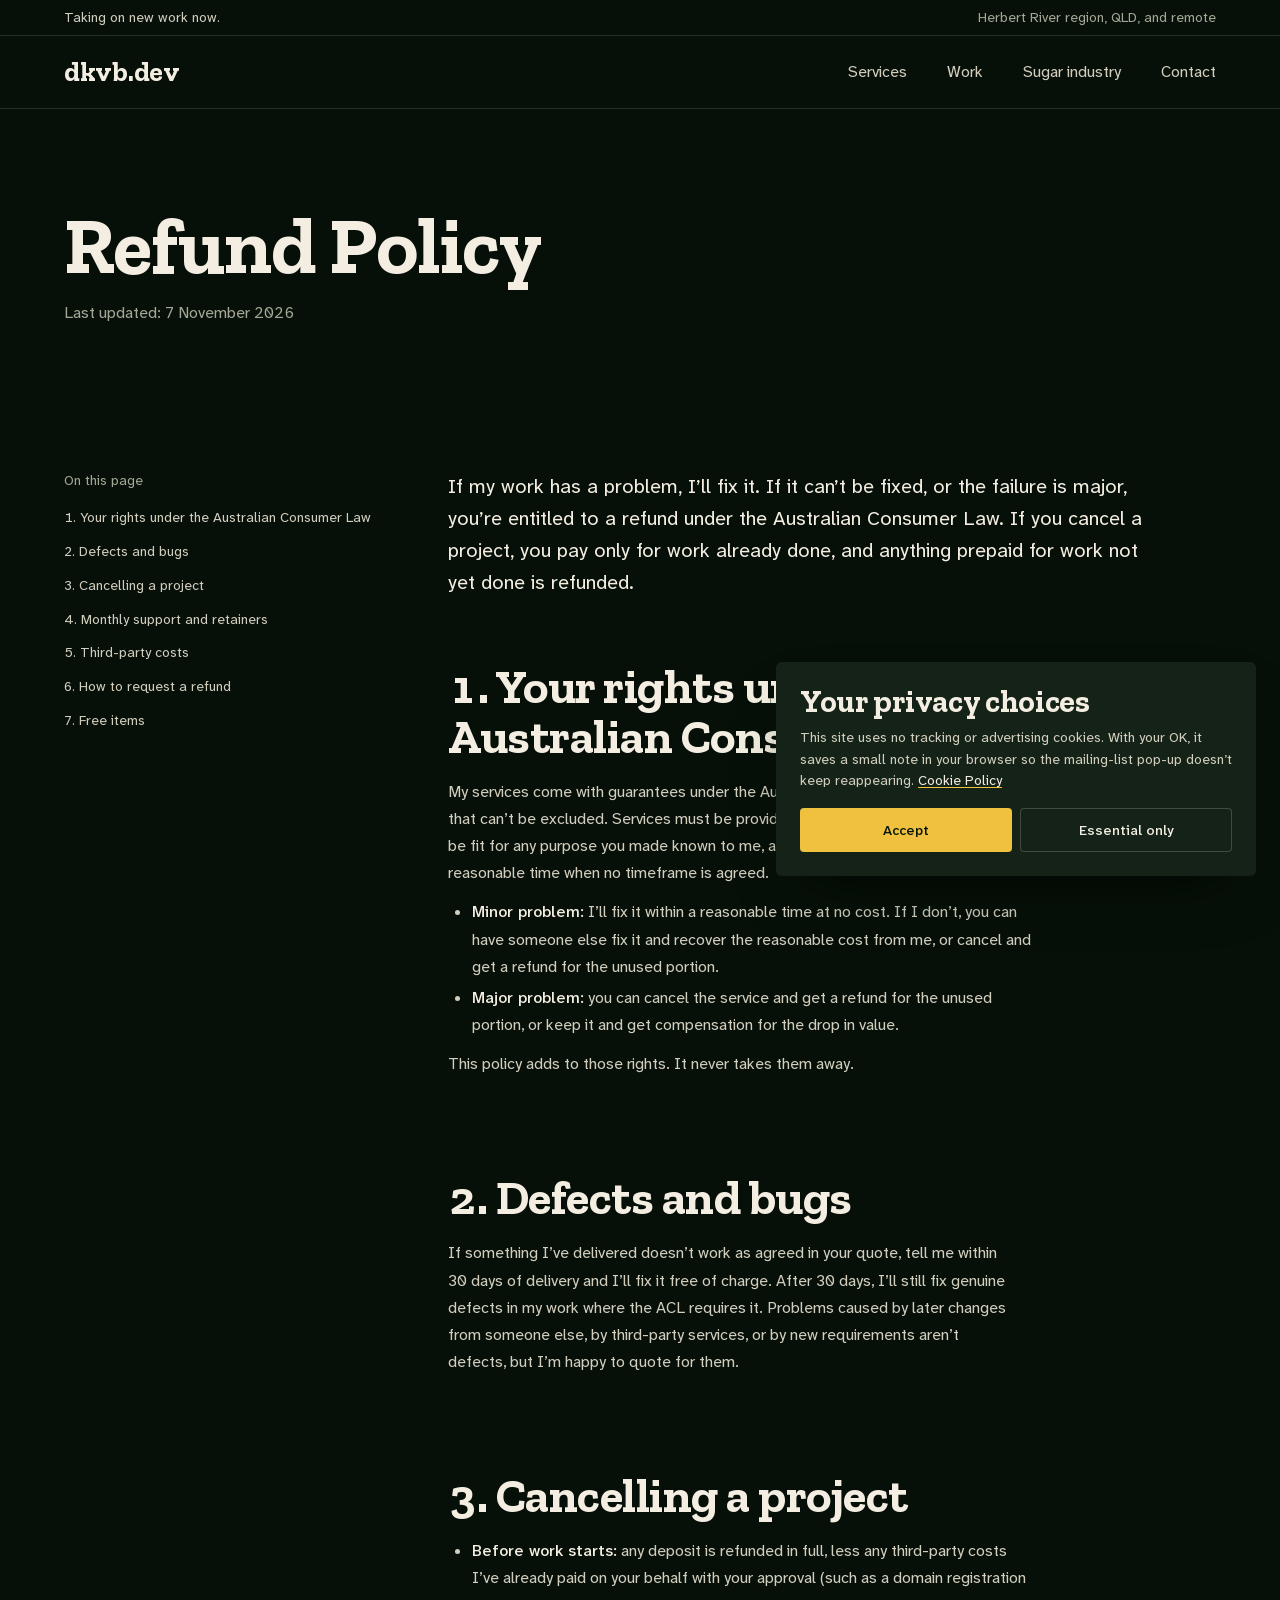
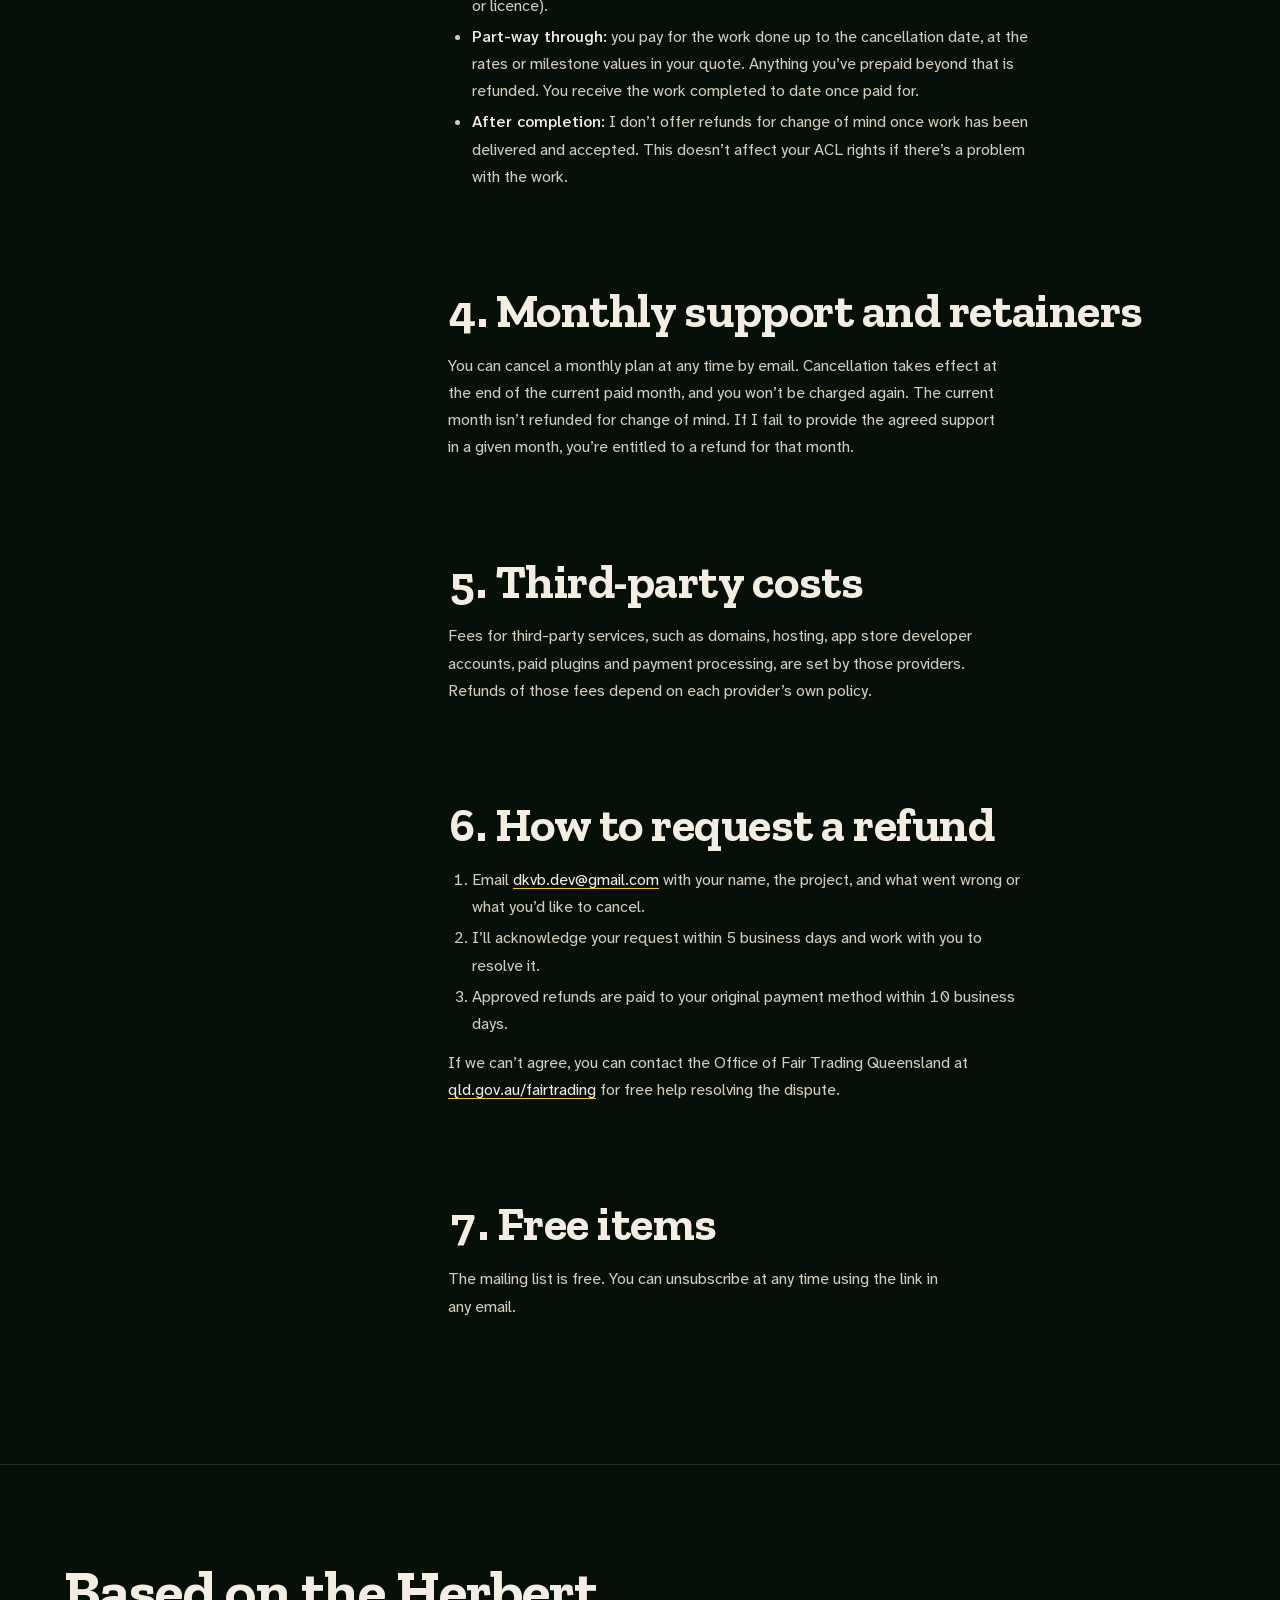
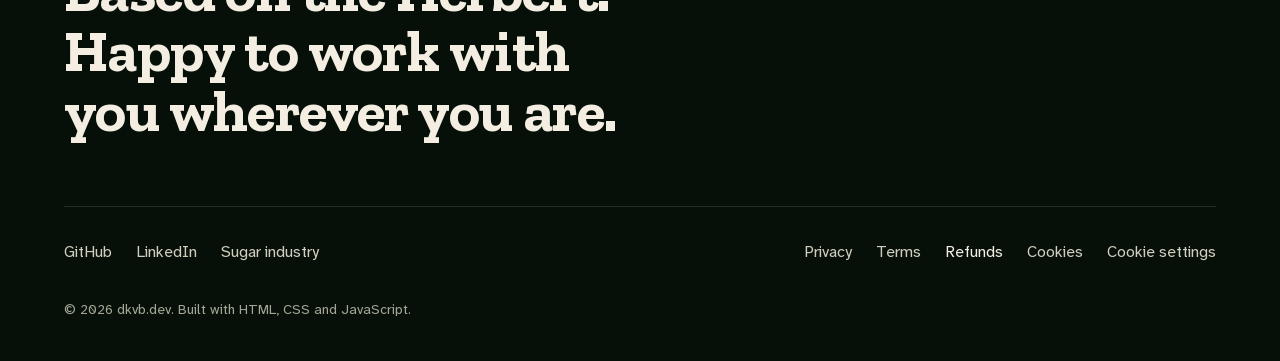
<file: refund-policy.html>
<!DOCTYPE html>
<html lang="en-AU">
<head>
<meta charset="UTF-8">
<meta name="viewport" content="width=device-width, initial-scale=1.0">
<title>Refund Policy | dkvb.dev</title>
<meta name="description" content="How refunds, cancellations and defect fixes work for dkvb.dev services, including your rights under the Australian Consumer Law.">
<meta name="author" content="Daniel van Blerk">
<meta name="robots" content="index, follow">
<meta name="theme-color" content="#0d1610">
<link rel="canonical" href="https://dkvb.dev/refund-policy.html">
<link rel="icon" href="favicon.ico">
<meta name="referrer" content="strict-origin-when-cross-origin">
<meta http-equiv="Content-Security-Policy" content="
  default-src 'self';
  script-src 'self';
  style-src 'self';
  font-src 'self';
  img-src 'self' data:;
  connect-src 'self';
  base-uri 'self';
  object-src 'none';
  form-action 'self';
">
<link rel="stylesheet" href="assets/dkvb.css">
<script src="assets/motion.js"></script>
</head>
<body>
<a href="#main-content" class="skip-link">Skip to main content</a>

<header class="site-header">
  <div class="announce"><div class="container"><span>Taking on new work now.</span><span class="announce-aside">Herbert River region, QLD, and remote</span></div></div>
  <div class="bar">
    <nav class="container" aria-label="Main">
      <a class="wordmark" href="index.html" aria-label="dkvb.dev home">dkvb.dev</a>
      <button class="nav-toggle" id="siteNavToggle" type="button" aria-expanded="false" aria-controls="siteNavMenu">Menu</button>
      <ul class="nav-links" id="siteNavMenu">
        <li><a href="index.html#services">Services</a></li>
        <li><a href="index.html#portfolio">Work</a></li>
        <li><a href="sugar-industry.html">Sugar industry</a></li>
        <li><a href="index.html#contact">Contact</a></li>
      </ul>
    </nav>
  </div>
</header>

<main id="main-content">
<section class="hero" id="hero">
  <div class="container">
    <h1>Refund Policy</h1>
    <p class="updated">Last updated: 7 November 2026</p>
  </div>
</section>

<section class="section section--s">
  <div class="container doc">
    <nav class="toc" aria-label="On this page">
    <p>On this page</p>
    <ol>
      <li><a href="#acl">1. Your rights under the Australian Consumer Law</a></li>
      <li><a href="#fix">2. Defects and bugs</a></li>
      <li><a href="#cancel">3. Cancelling a project</a></li>
      <li><a href="#retainers">4. Monthly support and retainers</a></li>
      <li><a href="#third">5. Third-party costs</a></li>
      <li><a href="#how">6. How to request a refund</a></li>
      <li><a href="#free">7. Free items</a></li>
    </ol>
  </nav>
    <div class="doc-body">
      <div class="doc-intro">If my work has a problem, I’ll fix it. If it can’t be fixed, or the failure is
    major, you’re entitled to a refund under the Australian Consumer Law. If you cancel a project, you pay only for
    work already done, and anything prepaid for work not yet done is refunded.
  </div>
      <h2 id="acl">1. Your rights under the Australian Consumer Law</h2>
  <p>My services come with guarantees under the Australian Consumer Law (ACL) that can’t be excluded. Services must be
  provided with acceptable care and skill, be fit for any purpose you made known to me, and be delivered within a
  reasonable time when no timeframe is agreed.</p>
  <ul>
    <li><strong>Minor problem:</strong> I’ll fix it within a reasonable time at no cost. If I don’t, you can have
    someone else fix it and recover the reasonable cost from me, or cancel and get a refund for the unused portion.</li>
    <li><strong>Major problem:</strong> you can cancel the service and get a refund for the unused portion, or keep it
    and get compensation for the drop in value.</li>
  </ul>
  <p>This policy adds to those rights. It never takes them away.</p>

  <h2 id="fix">2. Defects and bugs</h2>
  <p>If something I’ve delivered doesn’t work as agreed in your quote, tell me within 30 days of delivery and I’ll fix
  it free of charge. After 30 days, I’ll still fix genuine defects in my work where the ACL requires it. Problems
  caused by later changes from someone else, by third-party services, or by new requirements aren’t defects, but I’m
  happy to quote for them.</p>

  <h2 id="cancel">3. Cancelling a project</h2>
  <ul>
    <li><strong>Before work starts:</strong> any deposit is refunded in full, less any third-party costs I’ve already
    paid on your behalf with your approval (such as a domain registration or licence).</li>
    <li><strong>Part-way through:</strong> you pay for the work done up to the cancellation date, at the rates or
    milestone values in your quote. Anything you’ve prepaid beyond that is refunded. You receive the work completed
    to date once paid for.</li>
    <li><strong>After completion:</strong> I don’t offer refunds for change of mind once work has been delivered and
    accepted. This doesn’t affect your ACL rights if there’s a problem with the work.</li>
  </ul>

  <h2 id="retainers">4. Monthly support and retainers</h2>
  <p>You can cancel a monthly plan at any time by email. Cancellation takes effect at the end of the current paid
  month, and you won’t be charged again. The current month isn’t refunded for change of mind. If I fail to provide the
  agreed support in a given month, you’re entitled to a refund for that month.</p>

  <h2 id="third">5. Third-party costs</h2>
  <p>Fees for third-party services, such as domains, hosting, app store developer accounts, paid plugins and payment
  processing, are set by those providers. Refunds of those fees depend on each provider’s own policy.</p>

  <h2 id="how">6. How to request a refund</h2>
  <ol>
    <li>Email <a href="mailto:dkvb.dev@gmail.com">dkvb.dev@gmail.com</a> with your name, the project, and what went wrong or what you’d like to cancel.</li>
    <li>I’ll acknowledge your request within 5 business days and work with you to resolve it.</li>
    <li>Approved refunds are paid to your original payment method within 10 business days.</li>
  </ol>
  <p>If we can’t agree, you can contact the Office of Fair Trading Queensland at
  <a href="https://www.qld.gov.au/law/fair-trading" target="_blank" rel="noopener noreferrer">qld.gov.au/fairtrading</a>
  for free help resolving the dispute.</p>

  <h2 id="free">7. Free items</h2>
  <p>The mailing list is free. You can unsubscribe at any time using the link in any email.</p>
    </div>
  </div>
</section>
</main>

<footer class="site-footer" role="contentinfo">
  <div class="container">
    <p class="foot-statement">Based on the Herbert. Happy to work with you wherever you are.</p>
    <div class="foot-links">
      <ul aria-label="Elsewhere">
        <li><a href="https://github.com/DanielvanBlerk-dev" target="_blank" rel="noopener noreferrer">GitHub</a></li>
        <li><a href="https://www.linkedin.com/in/daniel-van-blerk-b03007448/" target="_blank" rel="noopener noreferrer">LinkedIn</a></li>
        <li><a href="sugar-industry.html">Sugar industry</a></li>
      </ul>
      <ul class="footer-legal" aria-label="Legal">
        <li><a href="privacy.html">Privacy</a></li>
        <li><a href="terms.html">Terms</a></li>
        <li><a href="refund-policy.html" aria-current="page">Refunds</a></li>
        <li><a href="cookies.html">Cookies</a></li>
        <li><button type="button" class="cookie-settings-link" data-cookie-settings>Cookie settings</button></li>
      </ul>
    </div>
    <p class="foot-copy">© 2026 dkvb.dev. Built with HTML, CSS and JavaScript.</p>
  </div>
</footer>

<script src="assets/site.js" defer></script>
</body>
</html>
</file>
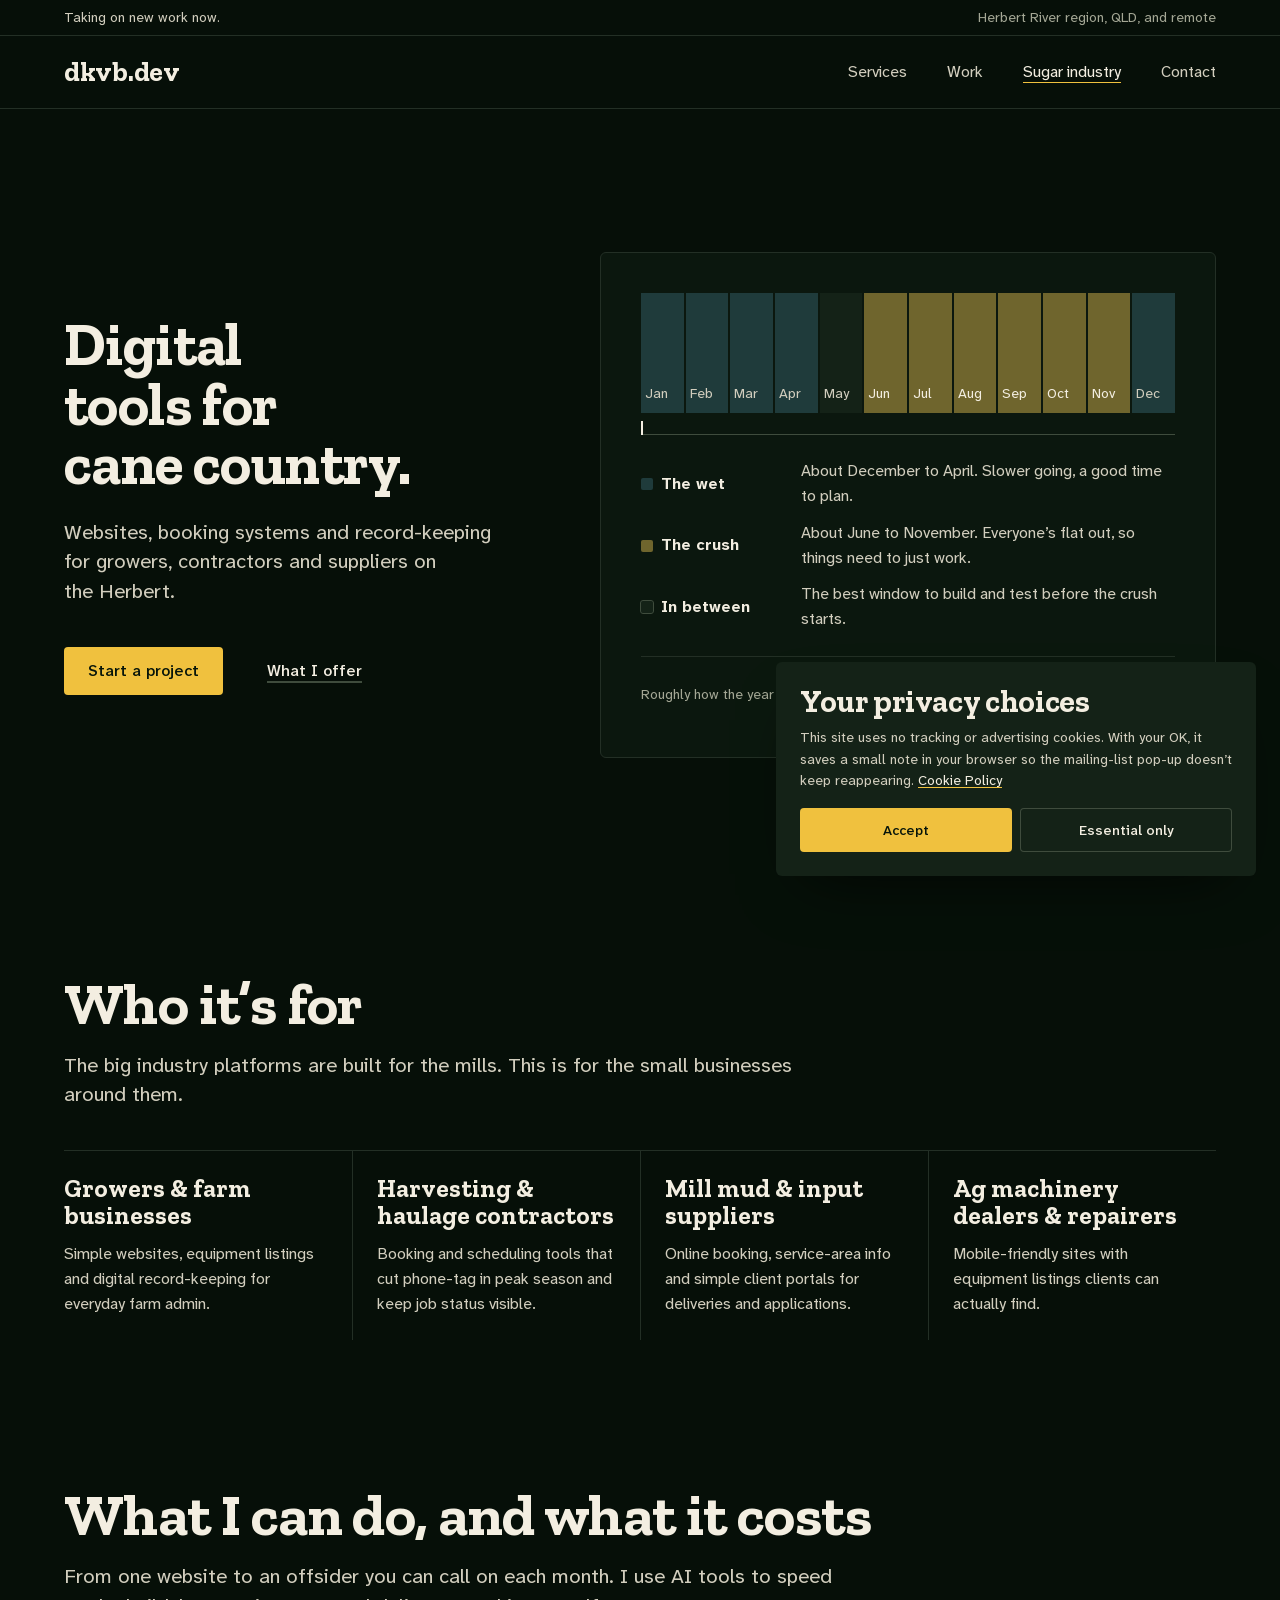
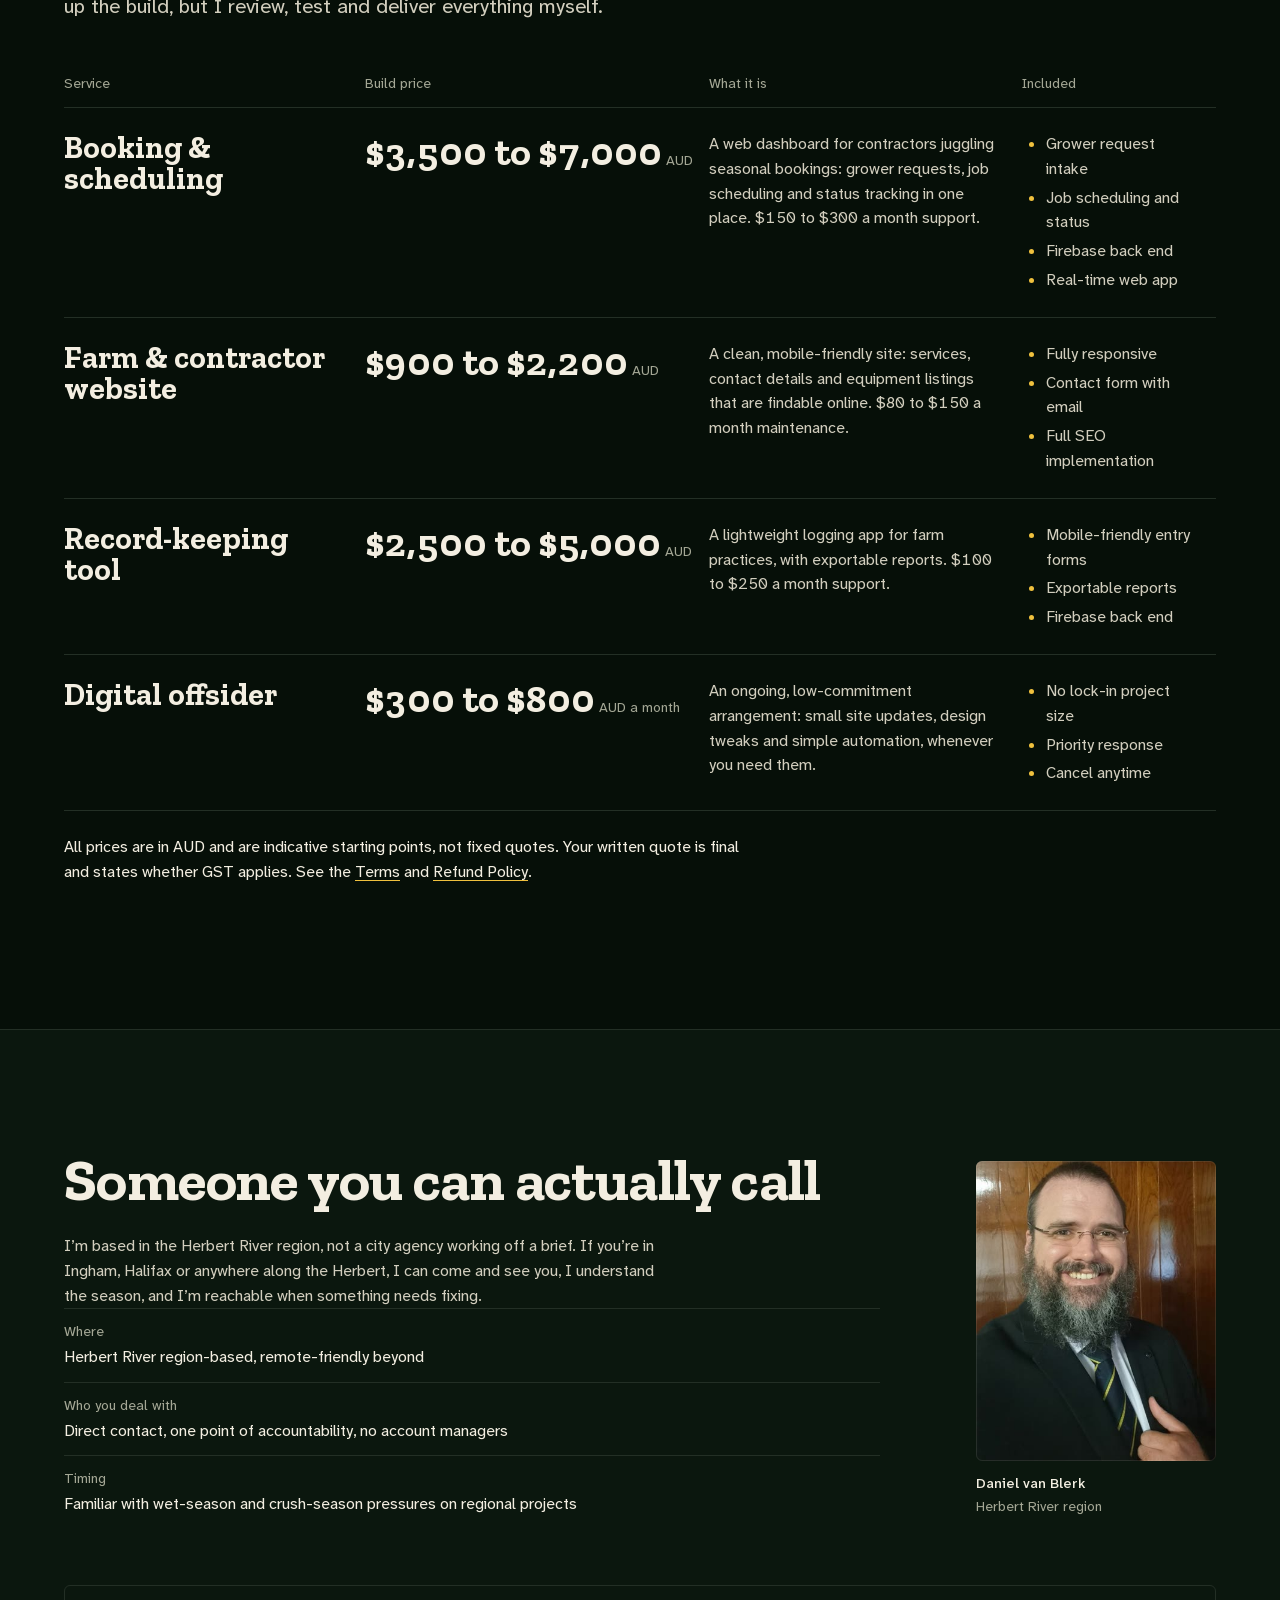
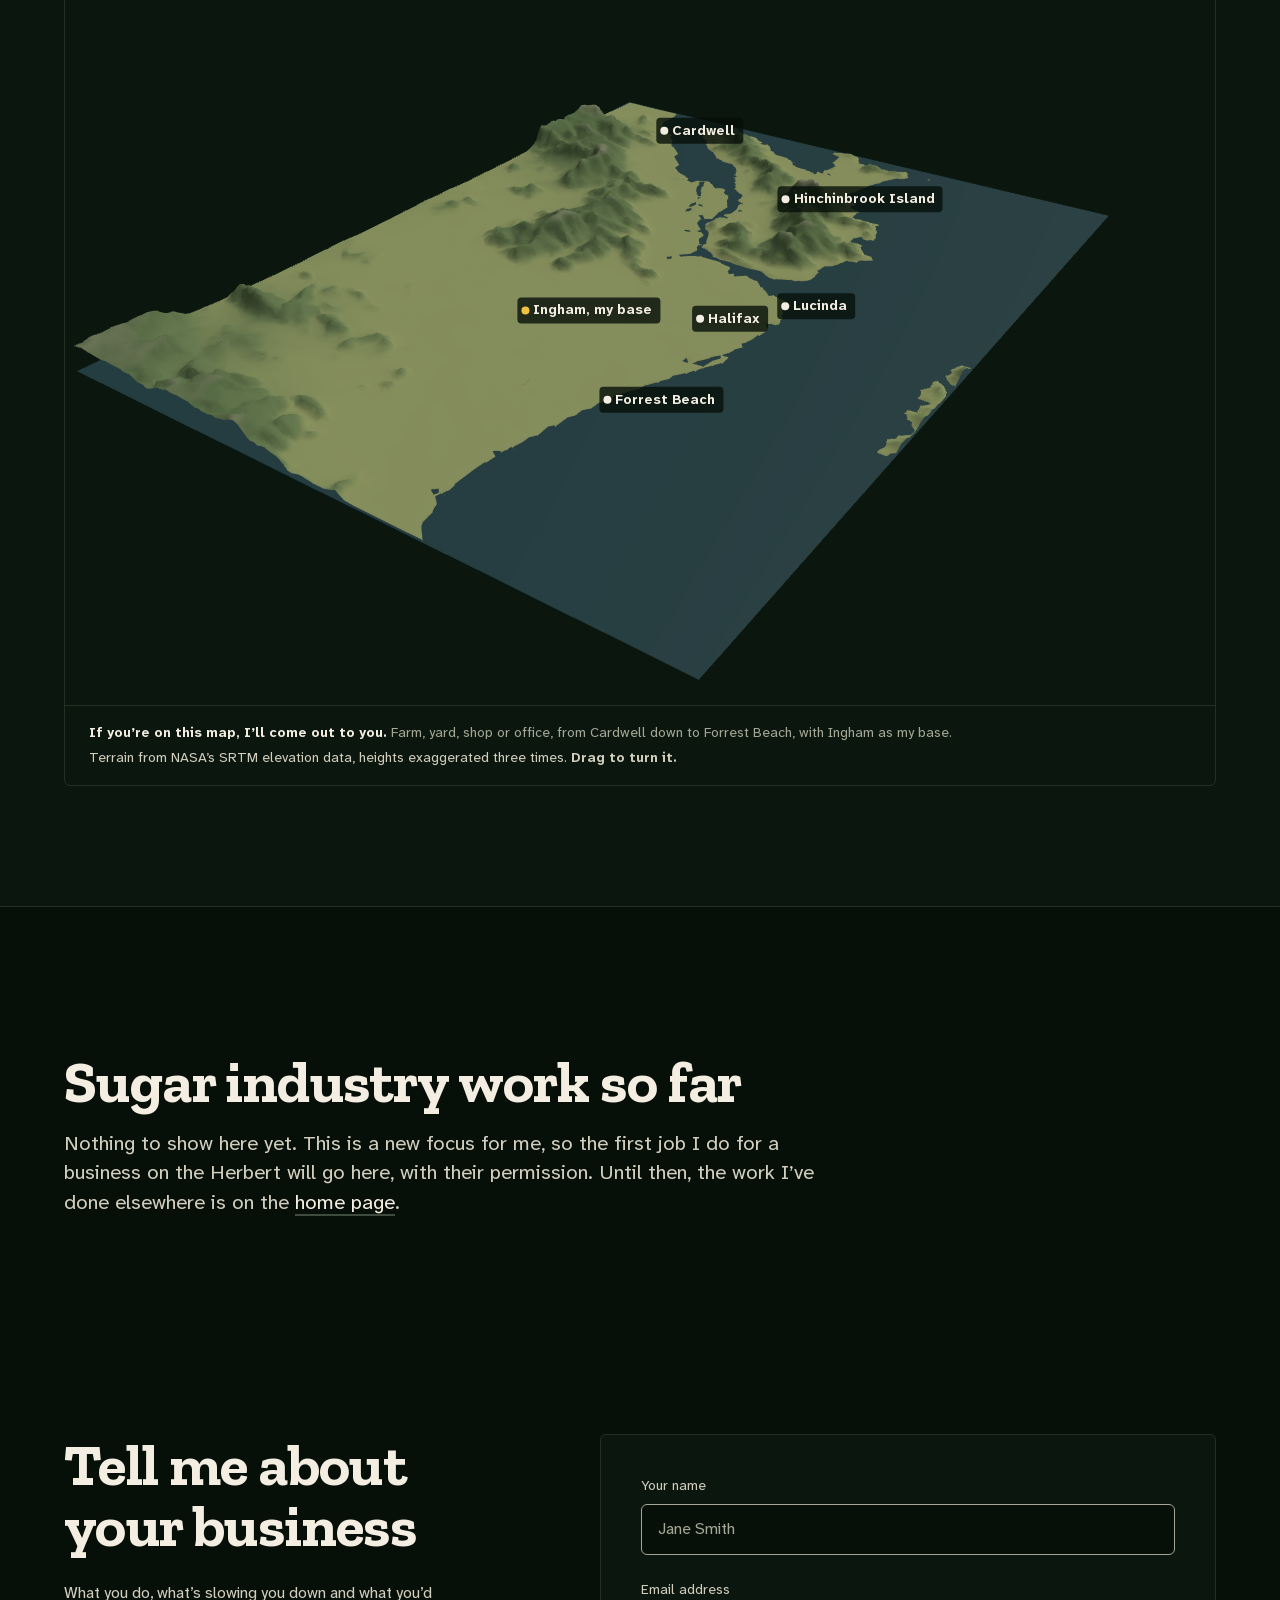
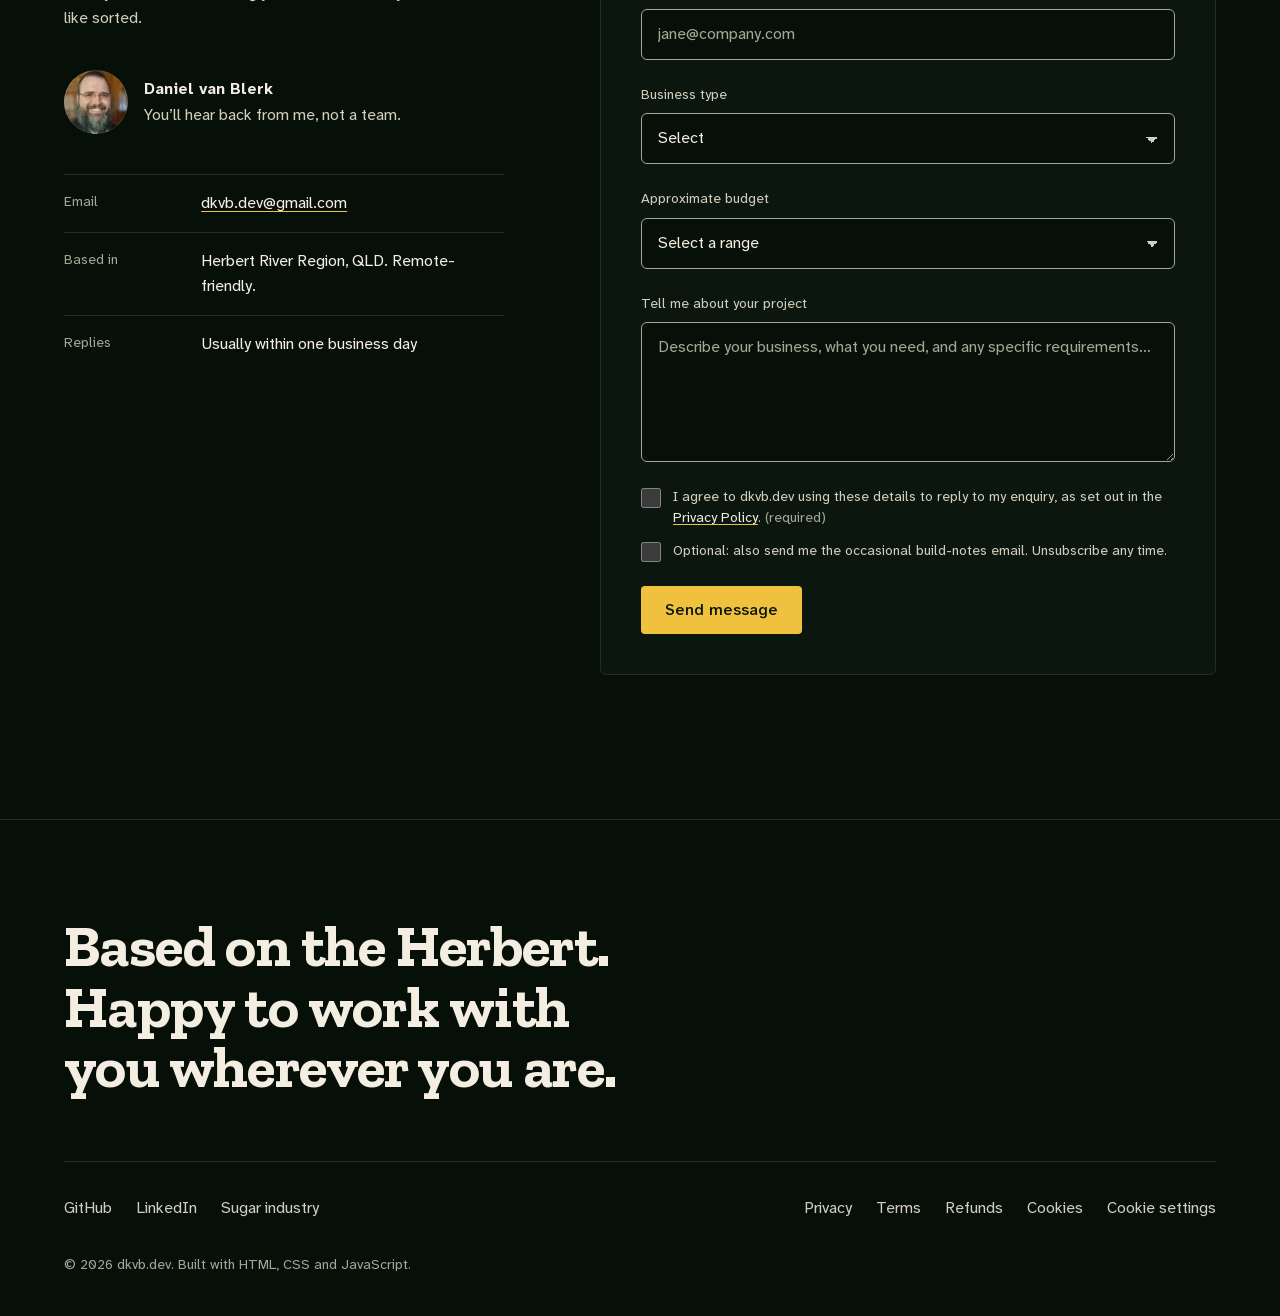
<file: sugar-industry.html>
<!DOCTYPE html>
<html lang="en">
<head>
<meta charset="UTF-8">
<meta name="viewport" content="width=device-width, initial-scale=1.0">
<title>Sugar Industry Digital Services | dkvb.dev</title>
<meta name="description" content="Websites, booking systems and record-keeping for growers, contractors and suppliers on the Herbert. Built locally in Ingham by Daniel van Blerk.">
<meta name="keywords" content="web developer Ingham, website developer Herbert River, sugar industry software Queensland, cane industry digital services, Hinchinbrook web developer, agriculture web developer Queensland, harvesting contractor website, farm business website Queensland, ag tech Herbert River Region, sugar cane contractor booking system, Smartcane BMP record keeping app, freelance developer Herbert River">
<meta name="author" content="Daniel van Blerk">
<meta name="robots" content="index, follow">
<meta name="theme-color" content="#0d1610">
<link rel="canonical" href="https://dkvb.dev/sugar-industry.html">
<meta property="og:type" content="website">
<meta property="og:url" content="https://dkvb.dev/sugar-industry.html">
<meta property="og:title" content="Sugar Industry Digital Services, dkvb.dev">
<meta property="og:description" content="Websites, booking systems and record-keeping for small businesses on the Herbert.">
<meta property="og:image" content="https://dkvb.dev/og-preview.png">
<meta property="og:image:width" content="1200">
<meta property="og:image:height" content="630">
<meta property="og:locale" content="en_AU">
<meta property="og:site_name" content="dkvb.dev">
<meta name="twitter:card" content="summary_large_image">
<meta name="twitter:url" content="https://dkvb.dev/sugar-industry.html">
<meta name="twitter:image" content="https://dkvb.dev/og-preview.png">
<meta name="twitter:title" content="Sugar Industry Digital Services, dkvb.dev">
<meta name="twitter:description" content="Websites, booking systems and record-keeping for small businesses on the Herbert.">
<meta name="geo.region" content="AU-QLD">
<meta name="geo.position" content="-19.2576;146.8178">
<meta name="ICBM" content="-19.2576, 146.8178">
<meta name="geo.placename" content="Herbert River Region, Queensland, Australia">
<link rel="icon" type="image/x-icon" href="favicon.ico">
<link rel="apple-touch-icon" href="favicon.ico">
<meta name="google-site-verification" content="lRfXqEsO768V_a0W93cNCboDo1KRAW9qE23GHBty0Og" />

<!-- ── SECURITY ── -->
<meta name="referrer" content="strict-origin-when-cross-origin">
<meta http-equiv="Permissions-Policy" content="camera=(), microphone=(), geolocation=(), payment=(), usb=(), interest-cohort=()">
<meta http-equiv="Content-Security-Policy" content="
  default-src 'self';
  script-src 'self' 'unsafe-inline';
  style-src 'self' 'unsafe-inline';
  font-src 'self';
  img-src 'self' https://dkvb.dev data:;
  connect-src 'self' https://formspree.io;
  base-uri 'self';
  object-src 'none';
  form-action 'self' https://formspree.io;
">
<script type="application/ld+json">
{
  "@context": "https://schema.org",
  "@type": "Service",
  "name": "Sugar Industry Digital Services",
  "provider": {
    "@type": "Person",
    "name": "Daniel van Blerk",
    "url": "https://dkvb.dev"
  },
  "description": "Websites, booking and scheduling systems, and digital record-keeping tools for Herbert River sugar industry businesses, growers, harvesting and haulage contractors, and ag suppliers.",
  "areaServed": ["Ingham", "Hinchinbrook Shire", "Herbert River", "Townsville", "AU-QLD"],
  "serviceType": "Sugar Industry Digital Services"
}
</script>
<link rel="stylesheet" href="assets/dkvb.css">
<link rel="stylesheet" href="assets/diagrams.css">
<script src="assets/motion.js"></script>
<script type="importmap">{"imports": {"three": "./assets/vendor/three/three.module.min.js"}}</script>
</head>
<body>
<a href="#main-content" class="skip-link">Skip to main content</a>

<header class="site-header">
  <div class="announce"><div class="container"><span>Taking on new work now.</span><span class="announce-aside">Herbert River region, QLD, and remote</span></div></div>
  <div class="bar">
    <nav class="container" aria-label="Main">
      <a class="wordmark" href="index.html" aria-label="dkvb.dev home">dkvb.dev</a>
      <button class="nav-toggle" id="siteNavToggle" type="button" aria-expanded="false" aria-controls="siteNavMenu">Menu</button>
      <ul class="nav-links" id="siteNavMenu">
        <li><a href="index.html#services">Services</a></li>
        <li><a href="index.html#portfolio">Work</a></li>
        <li><a href="sugar-industry.html" aria-current="page">Sugar industry</a></li>
        <li><a href="#contact">Contact</a></li>
      </ul>
    </nav>
  </div>
</header>

<main id="main-content">
<section class="hero hero--stage" id="hero">
  <div class="container">
    <div>
      <h1>Digital tools for cane country.</h1>
      <p class="lead">Websites, booking systems and record-keeping for growers, contractors and suppliers on the Herbert.</p>
      <div class="actions"><a class="btn btn--primary" href="#contact">Start a project</a><a class="btn btn--secondary" href="#services">What I offer</a></div>
    </div>
    <figure class="diagram season" data-loop role="img" aria-label="Roughly how the year runs on the Herbert: the wet season from about December to April, the crush from about June to November, and May in between">
      <ol class="months"><li class="m m--wet"><span>Jan</span></li><li class="m m--wet"><span>Feb</span></li><li class="m m--wet"><span>Mar</span></li><li class="m m--wet"><span>Apr</span></li><li class="m m--quiet"><span>May</span></li><li class="m m--crush"><span>Jun</span></li><li class="m m--crush"><span>Jul</span></li><li class="m m--crush"><span>Aug</span></li><li class="m m--crush"><span>Sep</span></li><li class="m m--crush"><span>Oct</span></li><li class="m m--crush"><span>Nov</span></li><li class="m m--wet"><span>Dec</span></li></ol>
      <div class="season-track"><span class="now" aria-hidden="true"></span></div>
      <dl class="season-key">
        <div class="k--wet"><dt>The wet</dt><dd>About December to April. Slower going, a good time to plan.</dd></div>
        <div class="k--crush"><dt>The crush</dt><dd>About June to November. Everyone’s flat out, so things need to just work.</dd></div>
        <div class="k--quiet"><dt>In between</dt><dd>The best window to build and test before the crush starts.</dd></div>
      </dl>
      <figcaption><span>Roughly how the year runs on the Herbert</span><button class="loop-toggle" type="button" data-loop-toggle aria-pressed="false">Pause</button></figcaption>
    </figure>
  </div>
</section>

<section class="section" id="who-i-help">
  <div class="container">
    <div class="head reveal"><h2>Who it’s for</h2><p class="lead">The big industry platforms are built for the mills. This is for the small businesses around them.</p></div>
    <dl class="audience">
      <div><dt>Growers &amp; farm businesses</dt><dd>Simple websites, equipment listings and digital record-keeping for everyday farm admin.</dd></div>
      <div><dt>Harvesting &amp; haulage contractors</dt><dd>Booking and scheduling tools that cut phone-tag in peak season and keep job status visible.</dd></div>
      <div><dt>Mill mud &amp; input suppliers</dt><dd>Online booking, service-area info and simple client portals for deliveries and applications.</dd></div>
      <div><dt>Ag machinery dealers &amp; repairers</dt><dd>Mobile-friendly sites with equipment listings clients can actually find.</dd></div>
    </dl>
  </div>
</section>


<section class="section" id="services">
  <div class="container">
    <div class="head reveal"><h2>What I can do, and what it costs</h2><p class="lead">From one website to an offsider you can call on each month. I use AI tools to speed up the build, but I review, test and deliver everything myself.</p></div>
    <table class="rates">
      <caption>All prices are in AUD and are indicative starting points, not fixed quotes. Your written quote is final and states whether GST applies. See the <a href="terms.html">Terms</a> and <a href="refund-policy.html">Refund Policy</a>.</caption>
      <thead><tr><th scope="col">Service</th><th scope="col">Build price</th><th scope="col">What it is</th><th scope="col">Included</th></tr></thead>
      <tbody>
        <tr>
          <th scope="row">Booking &amp; scheduling</th>
          <td class="price">$3,500 to $7,000<span class="readout">AUD</span></td>
          <td><p>A web dashboard for contractors juggling seasonal bookings: grower requests, job scheduling and status tracking in one place. $150 to $300 a month support.</p></td>
          <td><ul><li>Grower request intake</li><li>Job scheduling and status</li><li>Firebase back end</li><li>Real-time web app</li></ul></td>
        </tr>
        <tr>
          <th scope="row">Farm &amp; contractor website</th>
          <td class="price">$900 to $2,200<span class="readout">AUD</span></td>
          <td><p>A clean, mobile-friendly site: services, contact details and equipment listings that are findable online. $80 to $150 a month maintenance.</p></td>
          <td><ul><li>Fully responsive</li><li>Contact form with email</li><li>Full SEO implementation</li></ul></td>
        </tr>
        <tr>
          <th scope="row">Record-keeping tool</th>
          <td class="price">$2,500 to $5,000<span class="readout">AUD</span></td>
          <td><p>A lightweight logging app for farm practices, with exportable reports. $100 to $250 a month support.</p></td>
          <td><ul><li>Mobile-friendly entry forms</li><li>Exportable reports</li><li>Firebase back end</li></ul></td>
        </tr>
        <tr>
          <th scope="row">Digital offsider</th>
          <td class="price">$300 to $800<span class="readout">AUD a month</span></td>
          <td><p>An ongoing, low-commitment arrangement: small site updates, design tweaks and simple automation, whenever you need them.</p></td>
          <td><ul><li>No lock-in project size</li><li>Priority response</li><li>Cancel anytime</li></ul></td>
        </tr>
      </tbody>
    </table>
  </div>
</section>

<section class="section section--band" id="why-local">
  <div class="container local">
    <div>
    <h2 class="statement">Someone you can actually call</h2>
    <p class="statement-sub">I’m based in the Herbert River region, not a city agency working off a brief. If you’re in Ingham, Halifax or anywhere along the Herbert, I can come and see you, I understand the season, and I’m reachable when something needs fixing.</p>
    <dl class="facts">
      <div><dt>Where</dt><dd>Herbert River region-based, remote-friendly beyond</dd></div>
      <div><dt>Who you deal with</dt><dd>Direct contact, one point of accountability, no account managers</dd></div>
      <div><dt>Timing</dt><dd>Familiar with wet-season and crush-season pressures on regional projects</dd></div>
    </dl>
  </div>
    <figure class="portrait portrait--local">
      <img src="assets/portrait/daniel-van-blerk-400.jpg" srcset="assets/portrait/daniel-van-blerk-400.jpg 400w, assets/portrait/daniel-van-blerk.jpg 595w" sizes="(min-width: 60rem) 280px, 150px" width="595" height="802" alt="Daniel van Blerk smiling, in a dark suit and striped tie" loading="lazy">
      <figcaption><b>Daniel van Blerk</b>Herbert River region</figcaption>
    </figure>
    <figure class="model3d model3d--terrain model3d--map" data-3d="terrain" data-src="assets/3d/herbert.glb" data-places="assets/3d/herbert-places.json" data-label="Map of the area I cover, from Cardwell down to Forrest Beach, with Ingham as my base. Use the left and right arrow keys to turn it.">
      <div class="model3d-frame">
        <img class="model3d-still" src="assets/3d/herbert.jpg" width="1200" height="900" loading="lazy" alt="Map of the Herbert River district I cover: the cane flats around Ingham, out to Halifax, Lucinda and Forrest Beach, and north to Cardwell and Hinchinbrook Island">
        <div class="model3d-stage" aria-hidden="true"></div>
        <div class="model3d-labels" aria-hidden="true"></div>
      </div>
      <figcaption><span><b>If you’re on this map, I’ll come out to you.</b> Farm, yard, shop or office, from Cardwell down to Forrest Beach, with Ingham as my base.</span><span class="model3d-credit">Terrain from NASA’s SRTM elevation data, heights exaggerated three times. <span class="model3d-hint">Drag to turn it.</span></span></figcaption>
    </figure>
  </div>
</section>

<section class="section" id="projects">
  <div class="container">
    <div class="head reveal"><h2>Sugar industry work so far</h2><p class="lead">Nothing to show here yet. This is a new focus for me, so the first job I do for a business on the Herbert will go here, with their permission. Until then, the work I’ve done elsewhere is on the <a class="text-link" href="index.html#portfolio">home page</a>.</p></div>
  </div>
</section>

<section class="section section--l" id="contact">
  <div class="container contact">
    <div class="contact-info">
      <h2>Tell me about your business</h2>
      <p>What you do, what’s slowing you down and what you’d like sorted.</p>
      <div class="person"><img class="avatar" src="assets/portrait/daniel-van-blerk-avatar-96.jpg" srcset="assets/portrait/daniel-van-blerk-avatar-96.jpg 96w, assets/portrait/daniel-van-blerk-avatar.jpg 192w" sizes="64px" width="192" height="192" alt="" loading="lazy"><p><b>Daniel van Blerk</b><span>You’ll hear back from me, not a team.</span></p></div>
      <dl class="contact-lines">
        <div><dt>Email</dt><dd><a href="mailto:dkvb.dev@gmail.com">dkvb.dev@gmail.com</a></dd></div>
        <div><dt>Based in</dt><dd>Herbert River Region, QLD. Remote-friendly.</dd></div>
        <div><dt>Replies</dt><dd>Usually within one business day</dd></div>
      </dl>
    </div>
    <form id="contactForm">
      <div class="form-group">
          <label for="fname">Your name</label>
          <input type="text" id="fname" name="name" placeholder="Jane Smith" maxlength="80" autocomplete="name" required>
        </div>
      <div class="form-group">
        <label for="email">Email address</label>
        <input type="email" id="email" name="email" placeholder="jane@company.com" maxlength="254" autocomplete="email" required>
      </div>
      <div class="form-group">
        <label for="business_type">Business type</label>
        <select id="business_type" name="business_type">
          <option value="">Select</option>
          <option>Grower / Farm Business</option>
          <option>Harvesting Contractor</option>
          <option>Haulage / Transport</option>
          <option>Mill Mud or Input Supplier</option>
          <option>Machinery Dealer / Repairer</option>
          <option>Other Ag-Adjacent Business</option>
        </select>
      </div>
      <div class="form-group">
        <label for="budget">Approximate budget</label>
        <select id="budget" name="budget">
          <option value="">Select a range</option>
          <option>Under $1,000</option>
          <option>$1,000 to $3,000</option>
          <option>$3,000 to $7,000</option>
          <option>$7,000+</option>
          <option>Monthly retainer only</option>
          <option>Prefer to discuss</option>
        </select>
      </div>
      <div class="form-group">
        <label for="message">Tell me about your project</label>
        <textarea id="message" name="message" placeholder="Describe your business, what you need, and any specific requirements…" maxlength="2000" required></textarea>
      </div>
      <input type="hidden" name="service" value="Sugar Industry / Ag Business Digital Services">
      <fieldset class="form-consent">
        <legend class="sr-only">Consent</legend>
        <label class="consent-row"><input type="checkbox" name="privacy_consent" value="yes" required> <span>I agree to dkvb.dev using these details to reply to my enquiry, as set out in the <a href="privacy.html">Privacy Policy</a>. <span class="consent-req">(required)</span></span></label>
        <label class="consent-row"><input type="checkbox" name="mailing_list_opt_in" value="yes"> <span>Optional: also send me the occasional build-notes email. Unsubscribe any time.</span></label>
      </fieldset>
      <!-- Honeypot, hidden from real users, bots will fill it -->
      <div style="display:none;" aria-hidden="true">
        <label for="website">Website</label>
        <input type="text" id="website" name="_gotcha" tabindex="-1" autocomplete="off">
      </div>
      <button type="submit" class="btn btn--primary btn-submit">Send message</button>
      <div class="form-success" id="formSuccess" role="status" aria-live="polite">Message sent, thanks! I aim to reply within one business day.</div>
      <p class="form-error" id="formError" role="alert" hidden>That didn’t send. Please try again, or email me at <a href="mailto:dkvb.dev@gmail.com">dkvb.dev@gmail.com</a>.</p>
    </form>
  </div>
</section>
</main>

<footer class="site-footer" role="contentinfo">
  <div class="container">
    <p class="foot-statement">Based on the Herbert. Happy to work with you wherever you are.</p>
    <div class="foot-links">
      <ul aria-label="Elsewhere">
        <li><a href="https://github.com/DanielvanBlerk-dev" target="_blank" rel="noopener noreferrer">GitHub</a></li>
        <li><a href="https://www.linkedin.com/in/daniel-van-blerk-b03007448/" target="_blank" rel="noopener noreferrer">LinkedIn</a></li>
        <li><a href="sugar-industry.html">Sugar industry</a></li>
      </ul>
      <ul class="footer-legal" aria-label="Legal">
        <li><a href="privacy.html">Privacy</a></li>
        <li><a href="terms.html">Terms</a></li>
        <li><a href="refund-policy.html">Refunds</a></li>
        <li><a href="cookies.html">Cookies</a></li>
        <li><button type="button" class="cookie-settings-link" data-cookie-settings>Cookie settings</button></li>
      </ul>
    </div>
    <p class="foot-copy">© 2026 dkvb.dev. Built with HTML, CSS and JavaScript.</p>
  </div>
</footer>

<script>
const reveals = document.querySelectorAll('.reveal');
const observer = new IntersectionObserver(entries => {
  entries.forEach(e => { if (e.isIntersecting) { e.target.classList.add('visible'); observer.unobserve(e.target); } });
}, { threshold: 0.1, rootMargin: '0px 0px -40px 0px' });
reveals.forEach(r => observer.observe(r));

document.getElementById('contactForm').addEventListener('submit', async function(e) {
  e.preventDefault();
  const btn = this.querySelector('.btn-submit');
  btn.textContent = 'Sending…'; btn.disabled = true;
  try {
    const res = await fetch('https://formspree.io/f/mkoyqapk', {
      method: 'POST', headers: { 'Accept': 'application/json' }, body: new FormData(this)
    });
    if (res.ok) { document.getElementById('formError').hidden = true; document.getElementById('formSuccess').classList.add('visible'); this.reset(); }
    else { document.getElementById('formError').hidden = false; }
  } catch { document.getElementById('formError').hidden = false; }
  btn.textContent = 'Send message'; btn.disabled = false;
});
</script>
<script src="assets/site.js" defer></script>
<script src="assets/mailing-list.js" defer></script>
<script type="module" src="assets/scene3d.js"></script>
</body>
</html>
</file>
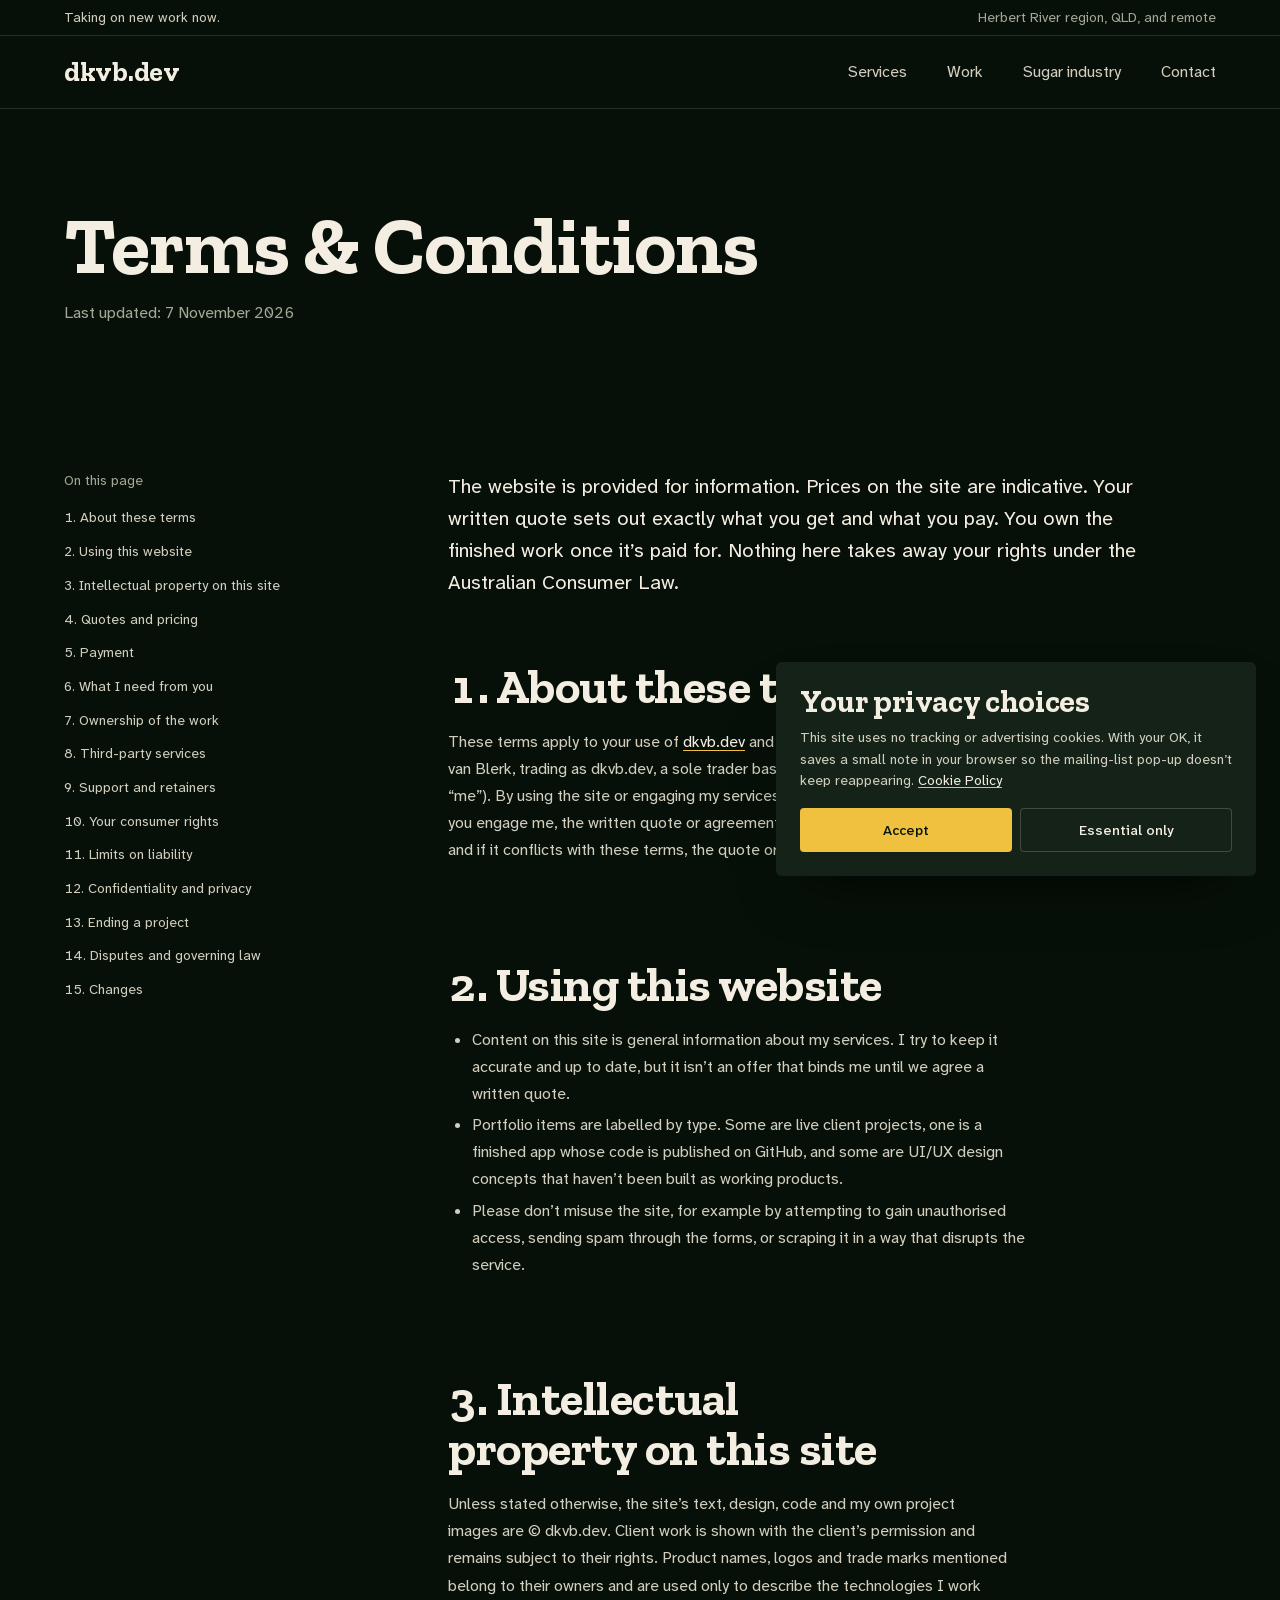
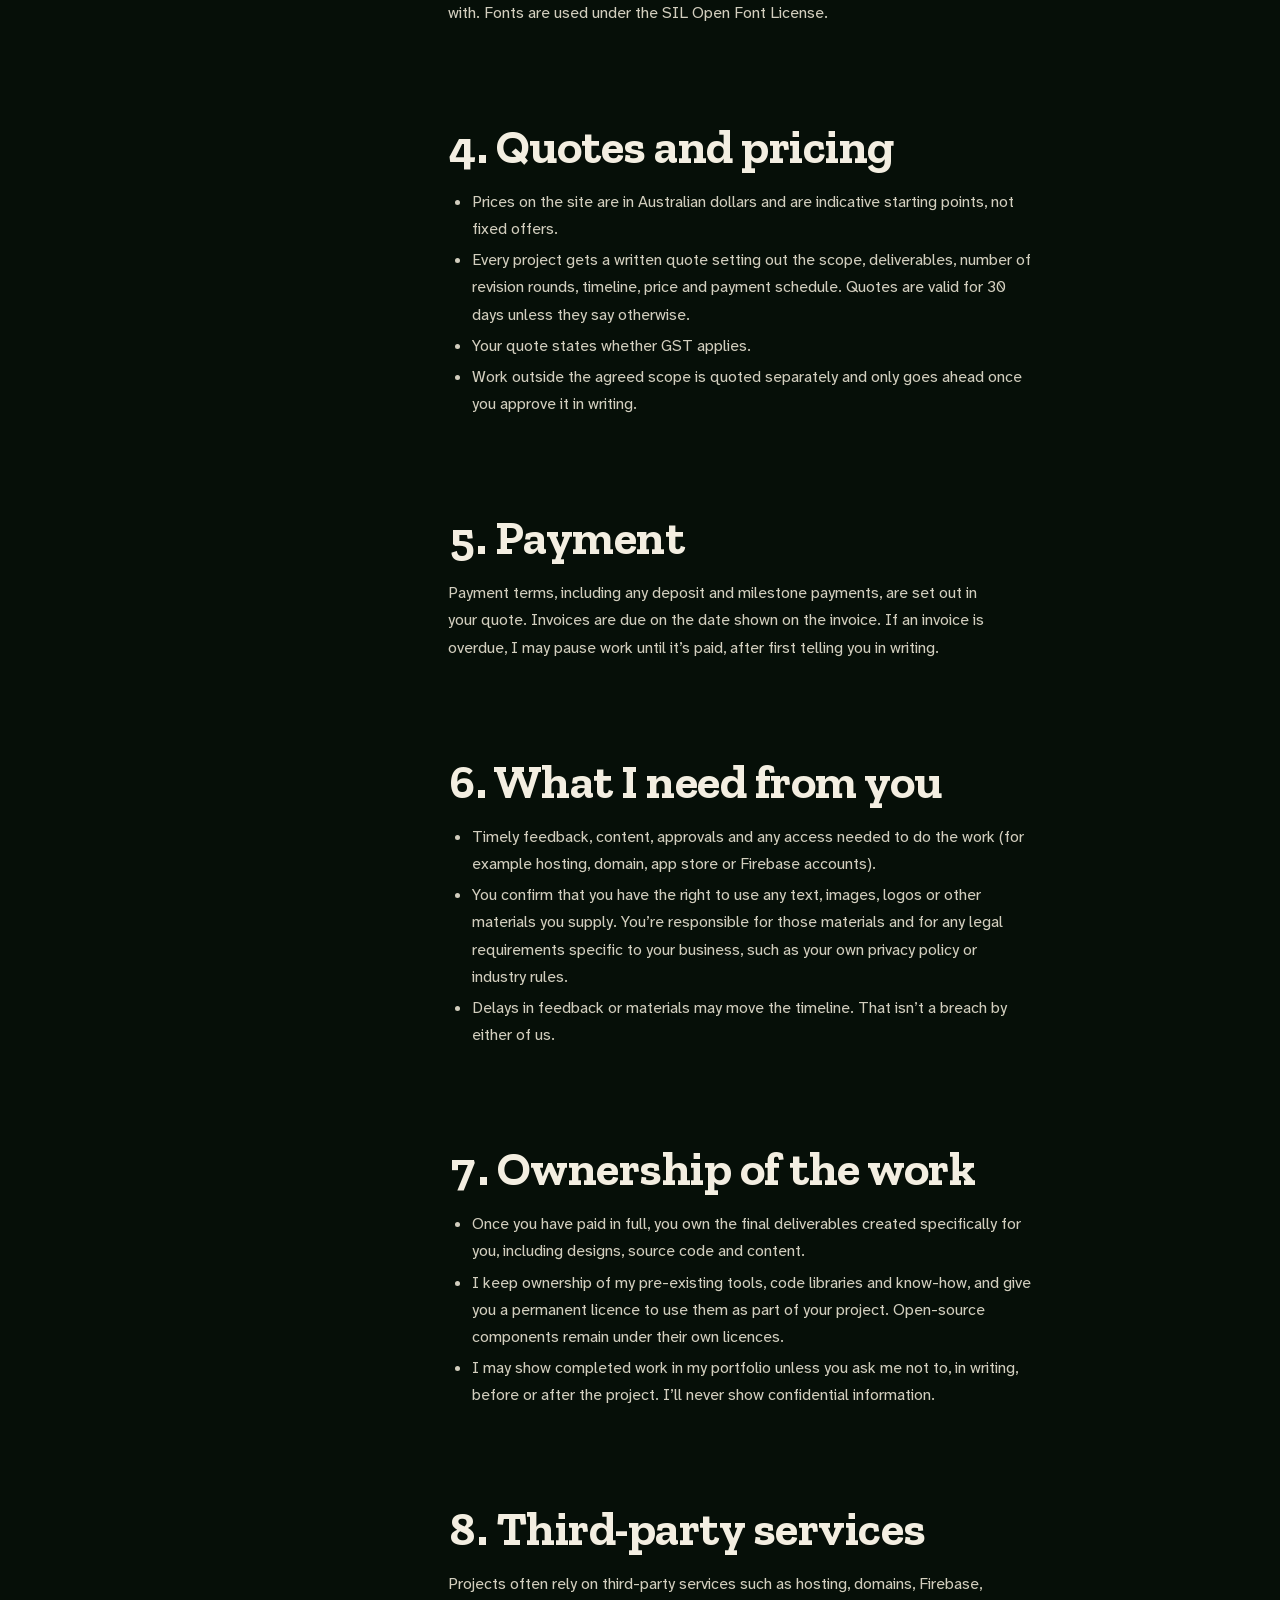
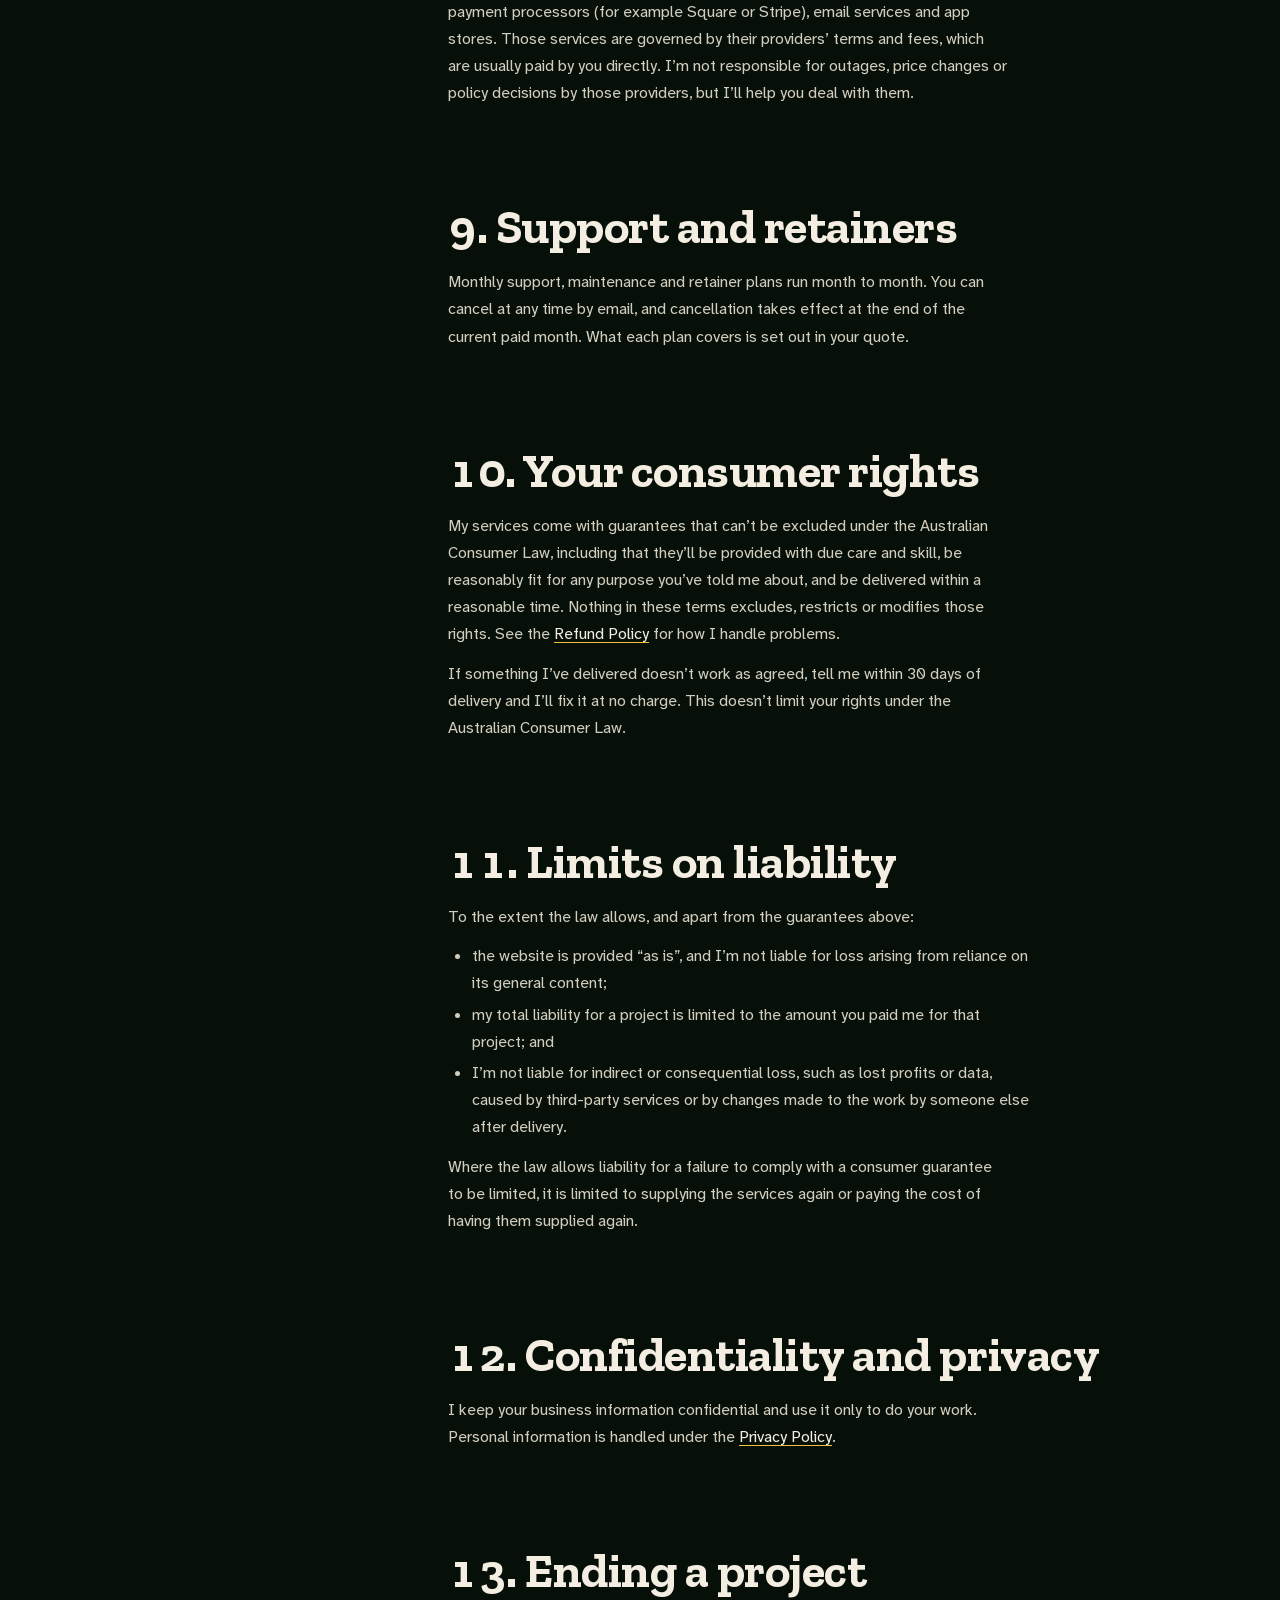
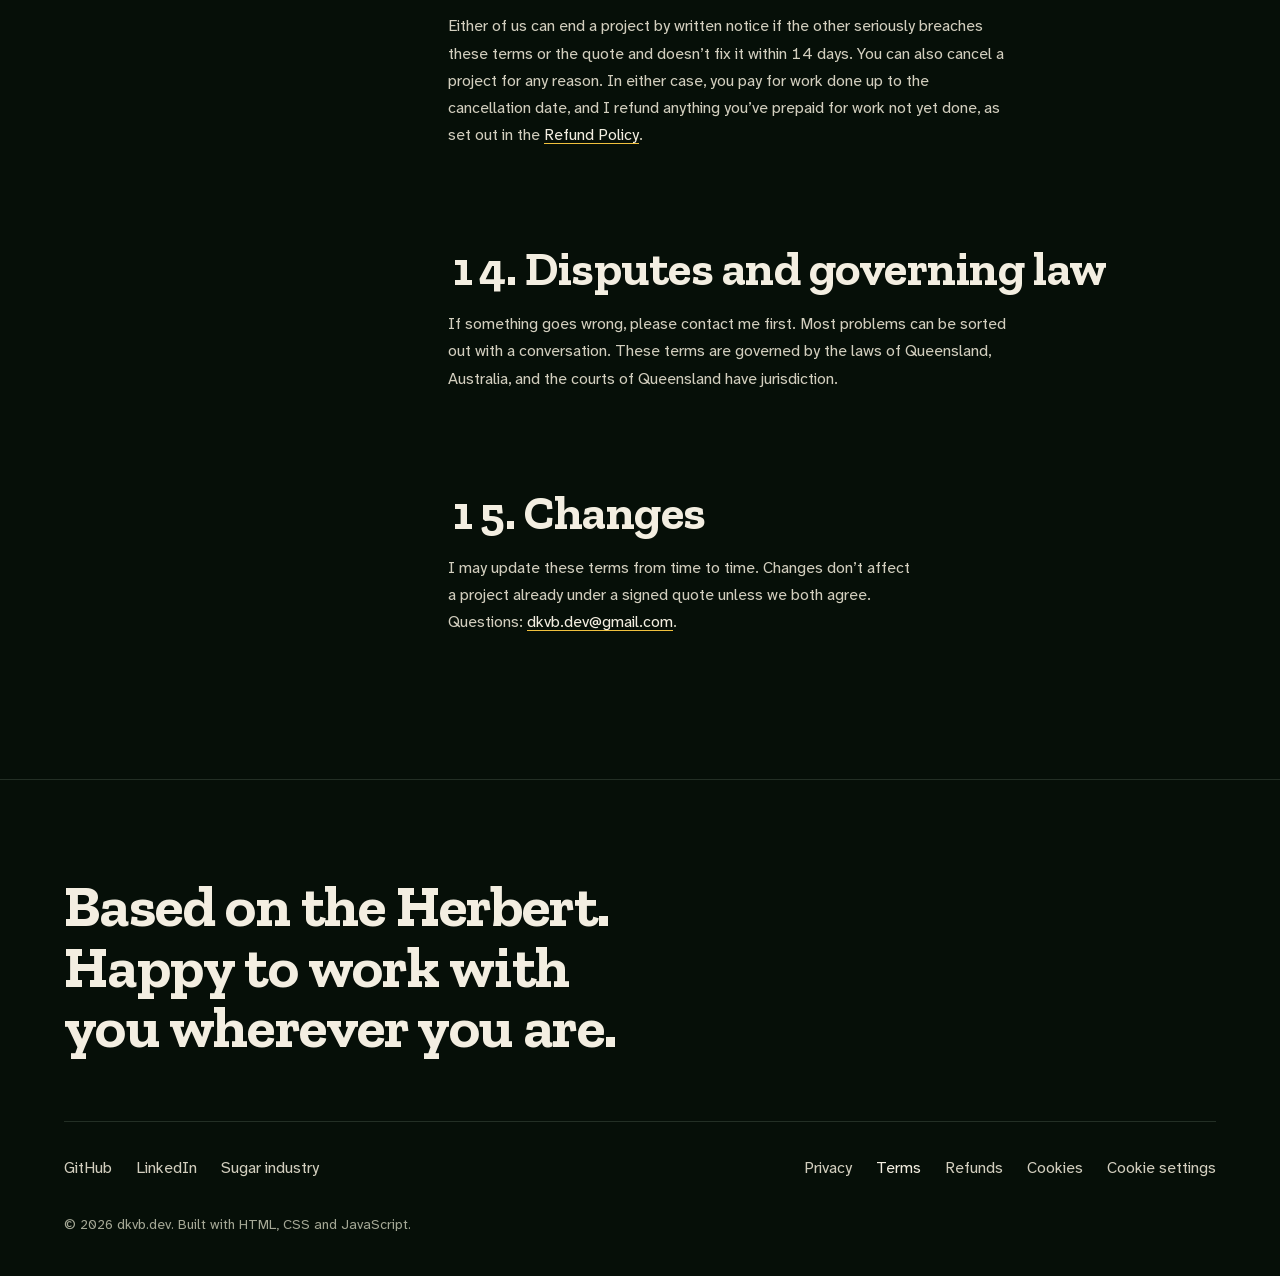
<file: terms.html>
<!DOCTYPE html>
<html lang="en-AU">
<head>
<meta charset="UTF-8">
<meta name="viewport" content="width=device-width, initial-scale=1.0">
<title>Terms & Conditions | dkvb.dev</title>
<meta name="description" content="Terms for using dkvb.dev and engaging Daniel van Blerk for Android, web, UI/UX and back-end development services.">
<meta name="author" content="Daniel van Blerk">
<meta name="robots" content="index, follow">
<meta name="theme-color" content="#0d1610">
<link rel="canonical" href="https://dkvb.dev/terms.html">
<link rel="icon" href="favicon.ico">
<meta name="referrer" content="strict-origin-when-cross-origin">
<meta http-equiv="Content-Security-Policy" content="
  default-src 'self';
  script-src 'self';
  style-src 'self';
  font-src 'self';
  img-src 'self' data:;
  connect-src 'self';
  base-uri 'self';
  object-src 'none';
  form-action 'self';
">
<link rel="stylesheet" href="assets/dkvb.css">
<script src="assets/motion.js"></script>
</head>
<body>
<a href="#main-content" class="skip-link">Skip to main content</a>

<header class="site-header">
  <div class="announce"><div class="container"><span>Taking on new work now.</span><span class="announce-aside">Herbert River region, QLD, and remote</span></div></div>
  <div class="bar">
    <nav class="container" aria-label="Main">
      <a class="wordmark" href="index.html" aria-label="dkvb.dev home">dkvb.dev</a>
      <button class="nav-toggle" id="siteNavToggle" type="button" aria-expanded="false" aria-controls="siteNavMenu">Menu</button>
      <ul class="nav-links" id="siteNavMenu">
        <li><a href="index.html#services">Services</a></li>
        <li><a href="index.html#portfolio">Work</a></li>
        <li><a href="sugar-industry.html">Sugar industry</a></li>
        <li><a href="index.html#contact">Contact</a></li>
      </ul>
    </nav>
  </div>
</header>

<main id="main-content">
<section class="hero" id="hero">
  <div class="container">
    <h1>Terms & Conditions</h1>
    <p class="updated">Last updated: 7 November 2026</p>
  </div>
</section>

<section class="section section--s">
  <div class="container doc">
    <nav class="toc" aria-label="On this page">
    <p>On this page</p>
    <ol>
      <li><a href="#about">1. About these terms</a></li>
      <li><a href="#site">2. Using this website</a></li>
      <li><a href="#ip-site">3. Intellectual property on this site</a></li>
      <li><a href="#quotes">4. Quotes and pricing</a></li>
      <li><a href="#payment">5. Payment</a></li>
      <li><a href="#client">6. What I need from you</a></li>
      <li><a href="#ownership">7. Ownership of the work</a></li>
      <li><a href="#third-party">8. Third-party services</a></li>
      <li><a href="#support">9. Support and retainers</a></li>
      <li><a href="#acl">10. Your consumer rights</a></li>
      <li><a href="#liability">11. Limits on liability</a></li>
      <li><a href="#confidential">12. Confidentiality and privacy</a></li>
      <li><a href="#ending">13. Ending a project</a></li>
      <li><a href="#law">14. Disputes and governing law</a></li>
      <li><a href="#changes">15. Changes</a></li>
    </ol>
  </nav>
    <div class="doc-body">
      <div class="doc-intro">The website is provided for information. Prices on the site are indicative.
    Your written quote sets out exactly what you get and what you pay. You own the finished work once it’s paid for.
    Nothing here takes away your rights under the Australian Consumer Law.
  </div>
      <h2 id="about">1. About these terms</h2>
  <p>These terms apply to your use of <a href="https://dkvb.dev/">dkvb.dev</a> and to services provided by
  Daniel van Blerk, trading as dkvb.dev, a sole trader based in Queensland, Australia (“I”, “me”). By using the site
  or engaging my services, you agree to these terms. If you engage me, the written quote or agreement for your project
  also applies, and if it conflicts with these terms, the quote or agreement wins.</p>

  <h2 id="site">2. Using this website</h2>
  <ul>
    <li>Content on this site is general information about my services. I try to keep it accurate and up to date, but
    it isn’t an offer that binds me until we agree a written quote.</li>
    <li>Portfolio items are labelled by type. Some are live client projects, one is a finished app whose code is published on GitHub, and
    some are UI/UX design concepts that haven’t been built as working products.</li>
    <li>Please don’t misuse the site, for example by attempting to gain unauthorised access, sending spam through the
    forms, or scraping it in a way that disrupts the service.</li>
  </ul>

  <h2 id="ip-site">3. Intellectual property on this site</h2>
  <p>Unless stated otherwise, the site’s text, design, code and my own project images are © dkvb.dev. Client work is
  shown with the client’s permission and remains subject to their rights. Product names, logos and trade marks
  mentioned belong to their owners and are used only to describe the technologies I work with. Fonts are used under
  the SIL Open Font License.</p>

  <h2 id="quotes">4. Quotes and pricing</h2>
  <ul>
    <li>Prices on the site are in Australian dollars and are indicative starting points, not fixed offers.</li>
    <li>Every project gets a written quote setting out the scope, deliverables, number of revision rounds, timeline,
    price and payment schedule. Quotes are valid for 30 days unless they say otherwise.</li>
    <li>Your quote states whether GST applies.</li>
    <li>Work outside the agreed scope is quoted separately and only goes ahead once you approve it in writing.</li>
  </ul>

  <h2 id="payment">5. Payment</h2>
  <p>Payment terms, including any deposit and milestone payments, are set out in your quote. Invoices are due on the
  date shown on the invoice. If an invoice is overdue, I may pause work until it’s paid, after first telling you in
  writing.</p>

  <h2 id="client">6. What I need from you</h2>
  <ul>
    <li>Timely feedback, content, approvals and any access needed to do the work (for example hosting, domain, app
    store or Firebase accounts).</li>
    <li>You confirm that you have the right to use any text, images, logos or other materials you supply. You’re
    responsible for those materials and for any legal requirements specific to your business, such as your own privacy
    policy or industry rules.</li>
    <li>Delays in feedback or materials may move the timeline. That isn’t a breach by either of us.</li>
  </ul>

  <h2 id="ownership">7. Ownership of the work</h2>
  <ul>
    <li>Once you have paid in full, you own the final deliverables created specifically for you, including designs,
    source code and content.</li>
    <li>I keep ownership of my pre-existing tools, code libraries and know-how, and give you a permanent licence to use
    them as part of your project. Open-source components remain under their own licences.</li>
    <li>I may show completed work in my portfolio unless you ask me not to, in writing, before or after the project.
    I’ll never show confidential information.</li>
  </ul>

  <h2 id="third-party">8. Third-party services</h2>
  <p>Projects often rely on third-party services such as hosting, domains, Firebase, payment processors (for example
  Square or Stripe), email services and app stores. Those services are governed by their providers’ terms and fees,
  which are usually paid by you directly. I’m not responsible for outages, price changes or policy decisions by those
  providers, but I’ll help you deal with them.</p>

  <h2 id="support">9. Support and retainers</h2>
  <p>Monthly support, maintenance and retainer plans run month to month. You can cancel at any time by email, and
  cancellation takes effect at the end of the current paid month. What each plan covers is set out in your quote.</p>

  <h2 id="acl">10. Your consumer rights</h2>
  <p>My services come with guarantees that can’t be excluded under the Australian Consumer Law, including that they’ll
  be provided with due care and skill, be reasonably fit for any purpose you’ve told me about, and be delivered within
  a reasonable time. Nothing in these terms excludes, restricts or modifies those rights. See the
  <a href="refund-policy.html">Refund Policy</a> for how I handle problems.</p>
  <p>If something I’ve delivered doesn’t work as agreed, tell me within 30 days of delivery and I’ll fix it at no
  charge. This doesn’t limit your rights under the Australian Consumer Law.</p>

  <h2 id="liability">11. Limits on liability</h2>
  <p>To the extent the law allows, and apart from the guarantees above:</p>
  <ul>
    <li>the website is provided “as is”, and I’m not liable for loss arising from reliance on its general content;</li>
    <li>my total liability for a project is limited to the amount you paid me for that project; and</li>
    <li>I’m not liable for indirect or consequential loss, such as lost profits or data, caused by third-party services
    or by changes made to the work by someone else after delivery.</li>
  </ul>
  <p>Where the law allows liability for a failure to comply with a consumer guarantee to be limited, it is limited to
  supplying the services again or paying the cost of having them supplied again.</p>

  <h2 id="confidential">12. Confidentiality and privacy</h2>
  <p>I keep your business information confidential and use it only to do your work. Personal information is handled
  under the <a href="privacy.html">Privacy Policy</a>.</p>

  <h2 id="ending">13. Ending a project</h2>
  <p>Either of us can end a project by written notice if the other seriously breaches these terms or the quote and
  doesn’t fix it within 14 days. You can also cancel a project for any reason. In either case, you pay for work done
  up to the cancellation date, and I refund anything you’ve prepaid for work not yet done, as set out in the
  <a href="refund-policy.html">Refund Policy</a>.</p>

  <h2 id="law">14. Disputes and governing law</h2>
  <p>If something goes wrong, please contact me first. Most problems can be sorted out with a conversation. These terms
  are governed by the laws of Queensland, Australia, and the courts of Queensland have jurisdiction.</p>

  <h2 id="changes">15. Changes</h2>
  <p>I may update these terms from time to time. Changes don’t affect a project already under a signed quote unless
  we both agree. Questions: <a href="mailto:dkvb.dev@gmail.com">dkvb.dev@gmail.com</a>.</p>
    </div>
  </div>
</section>
</main>

<footer class="site-footer" role="contentinfo">
  <div class="container">
    <p class="foot-statement">Based on the Herbert. Happy to work with you wherever you are.</p>
    <div class="foot-links">
      <ul aria-label="Elsewhere">
        <li><a href="https://github.com/DanielvanBlerk-dev" target="_blank" rel="noopener noreferrer">GitHub</a></li>
        <li><a href="https://www.linkedin.com/in/daniel-van-blerk-b03007448/" target="_blank" rel="noopener noreferrer">LinkedIn</a></li>
        <li><a href="sugar-industry.html">Sugar industry</a></li>
      </ul>
      <ul class="footer-legal" aria-label="Legal">
        <li><a href="privacy.html">Privacy</a></li>
        <li><a href="terms.html" aria-current="page">Terms</a></li>
        <li><a href="refund-policy.html">Refunds</a></li>
        <li><a href="cookies.html">Cookies</a></li>
        <li><button type="button" class="cookie-settings-link" data-cookie-settings>Cookie settings</button></li>
      </ul>
    </div>
    <p class="foot-copy">© 2026 dkvb.dev. Built with HTML, CSS and JavaScript.</p>
  </div>
</footer>

<script src="assets/site.js" defer></script>
</body>
</html>
</file>
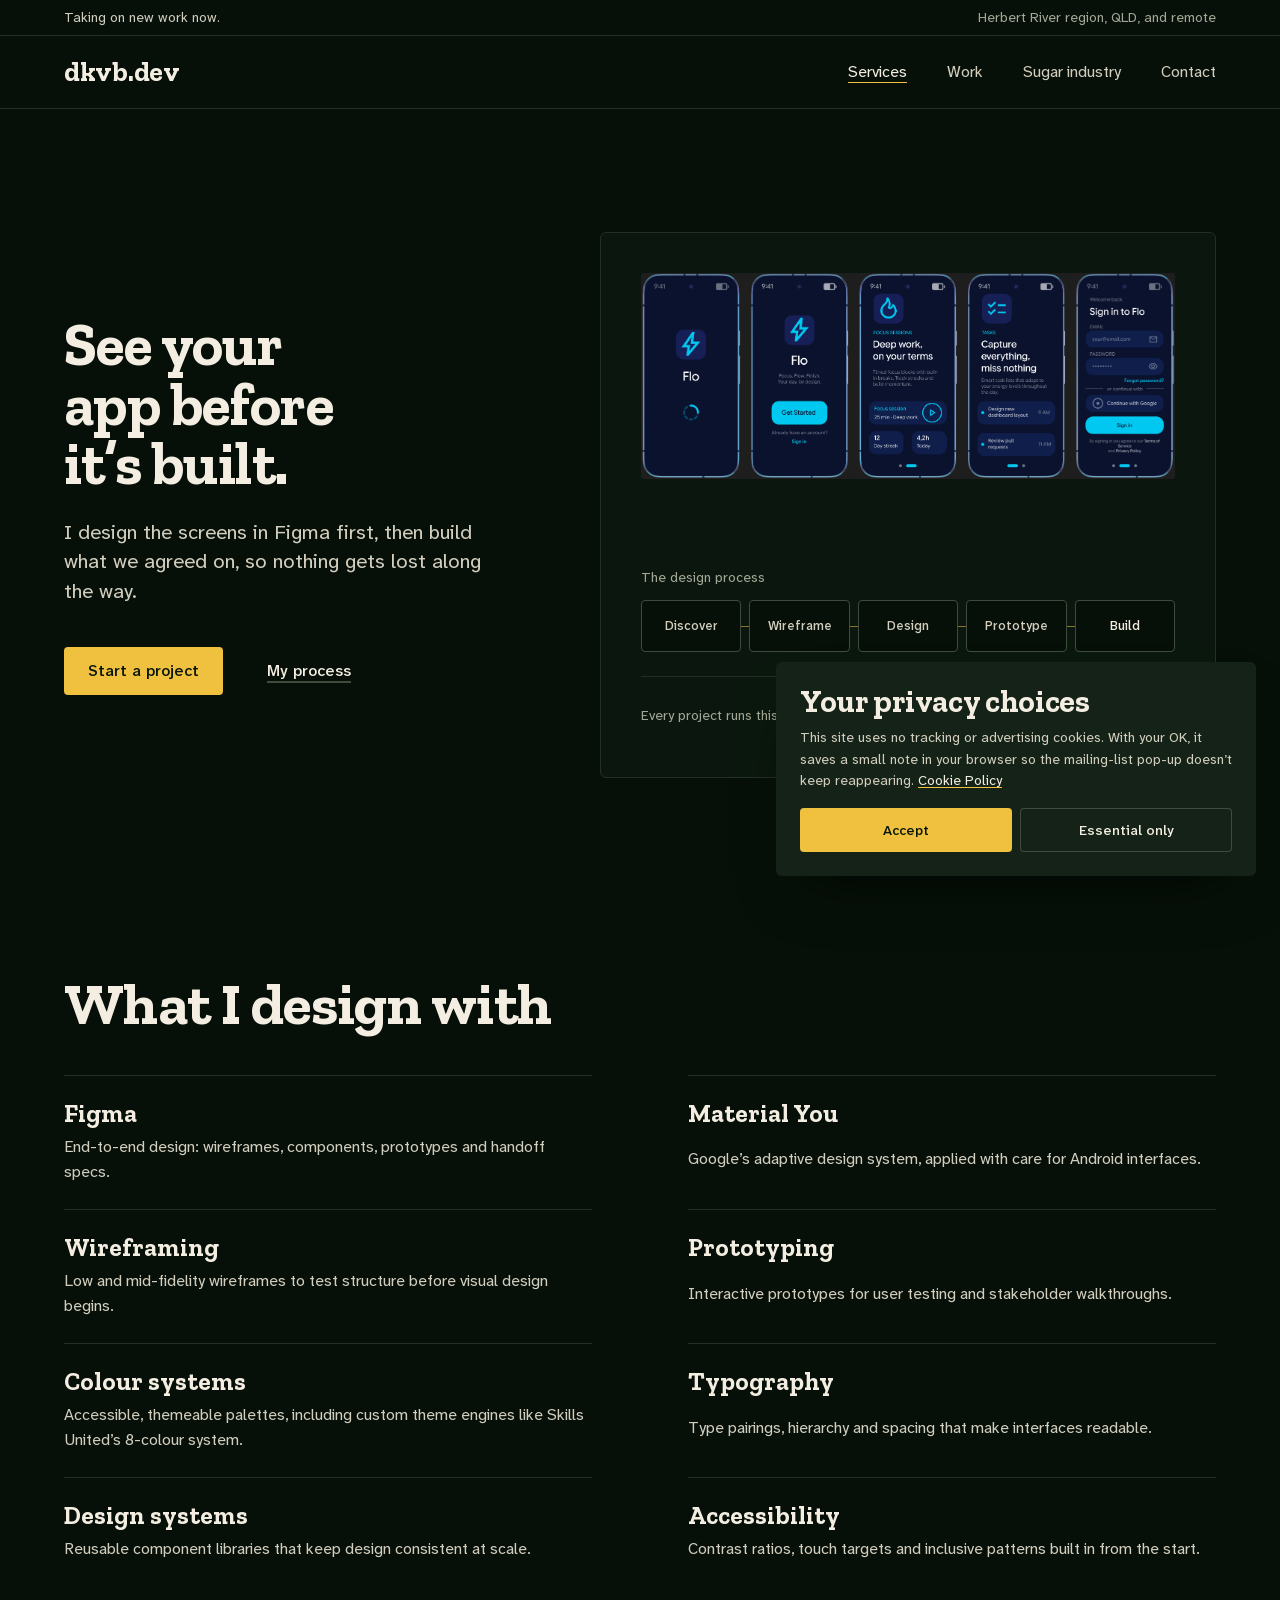
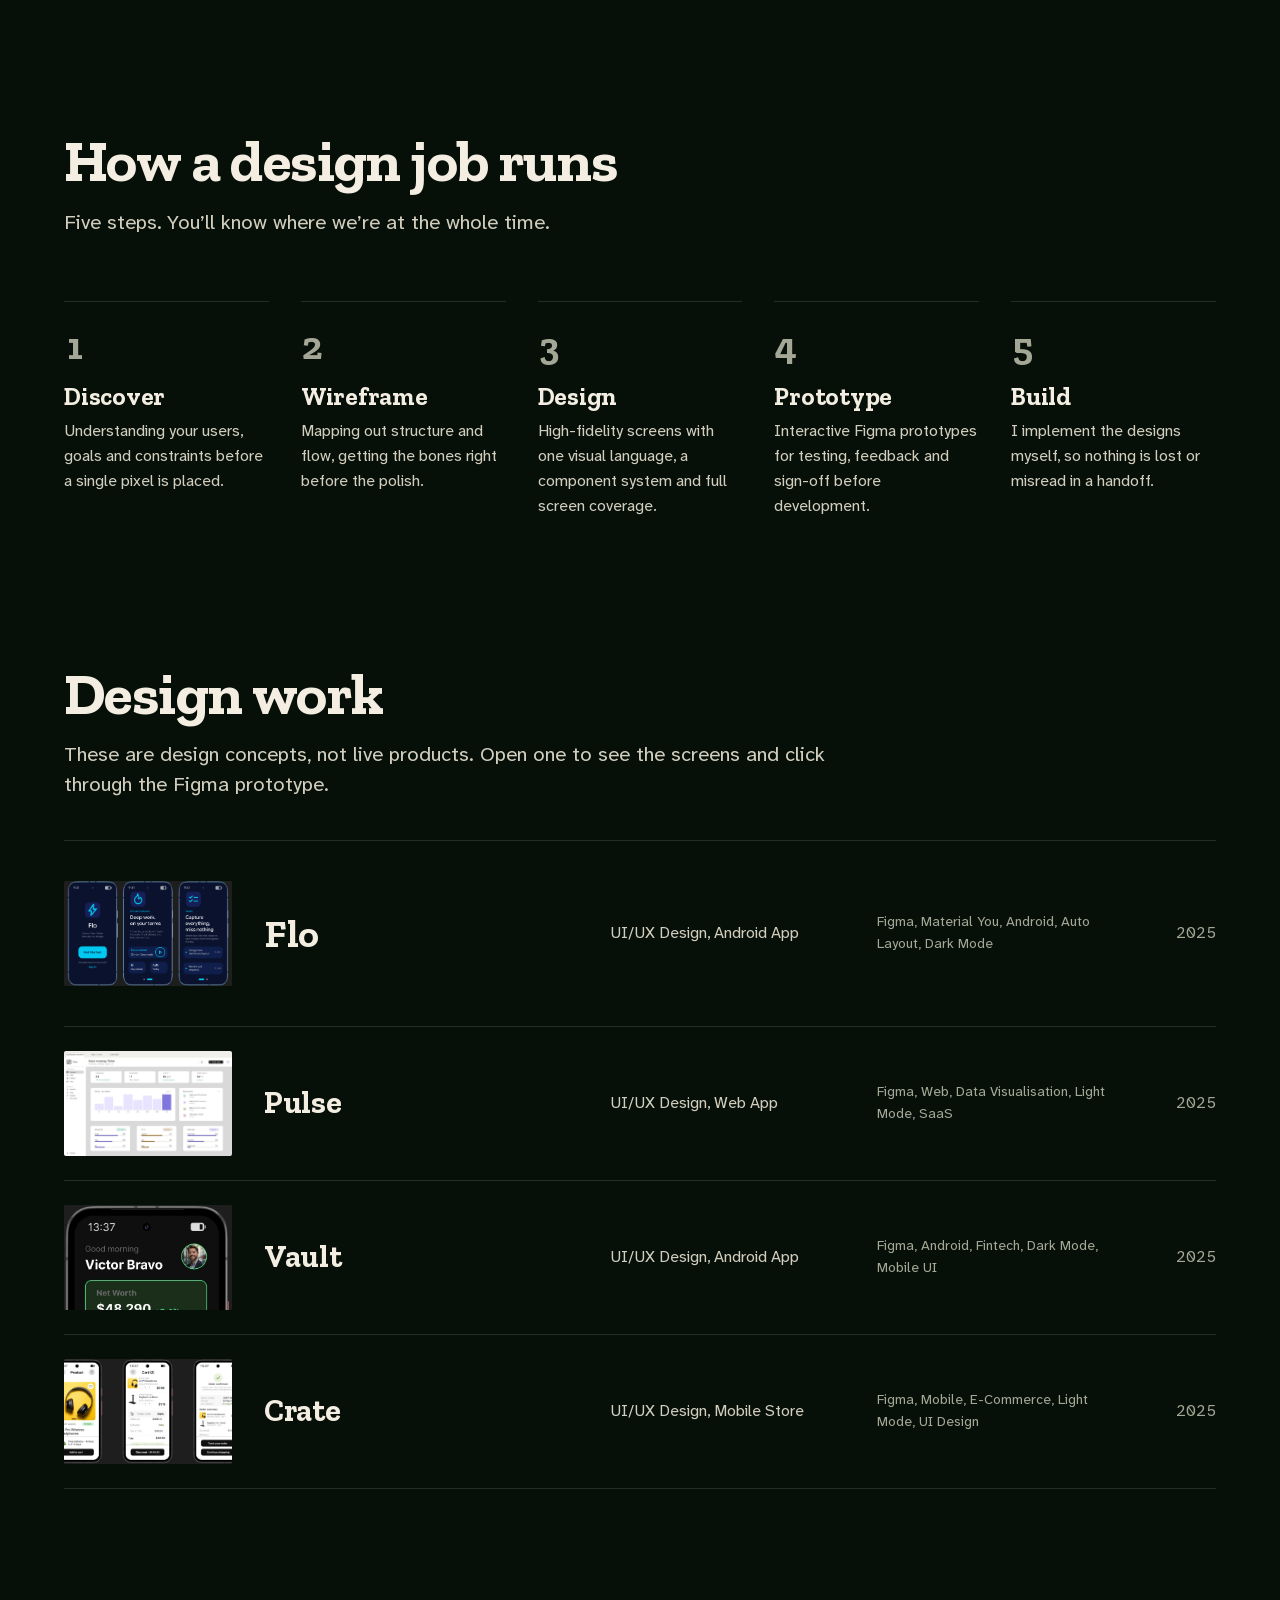
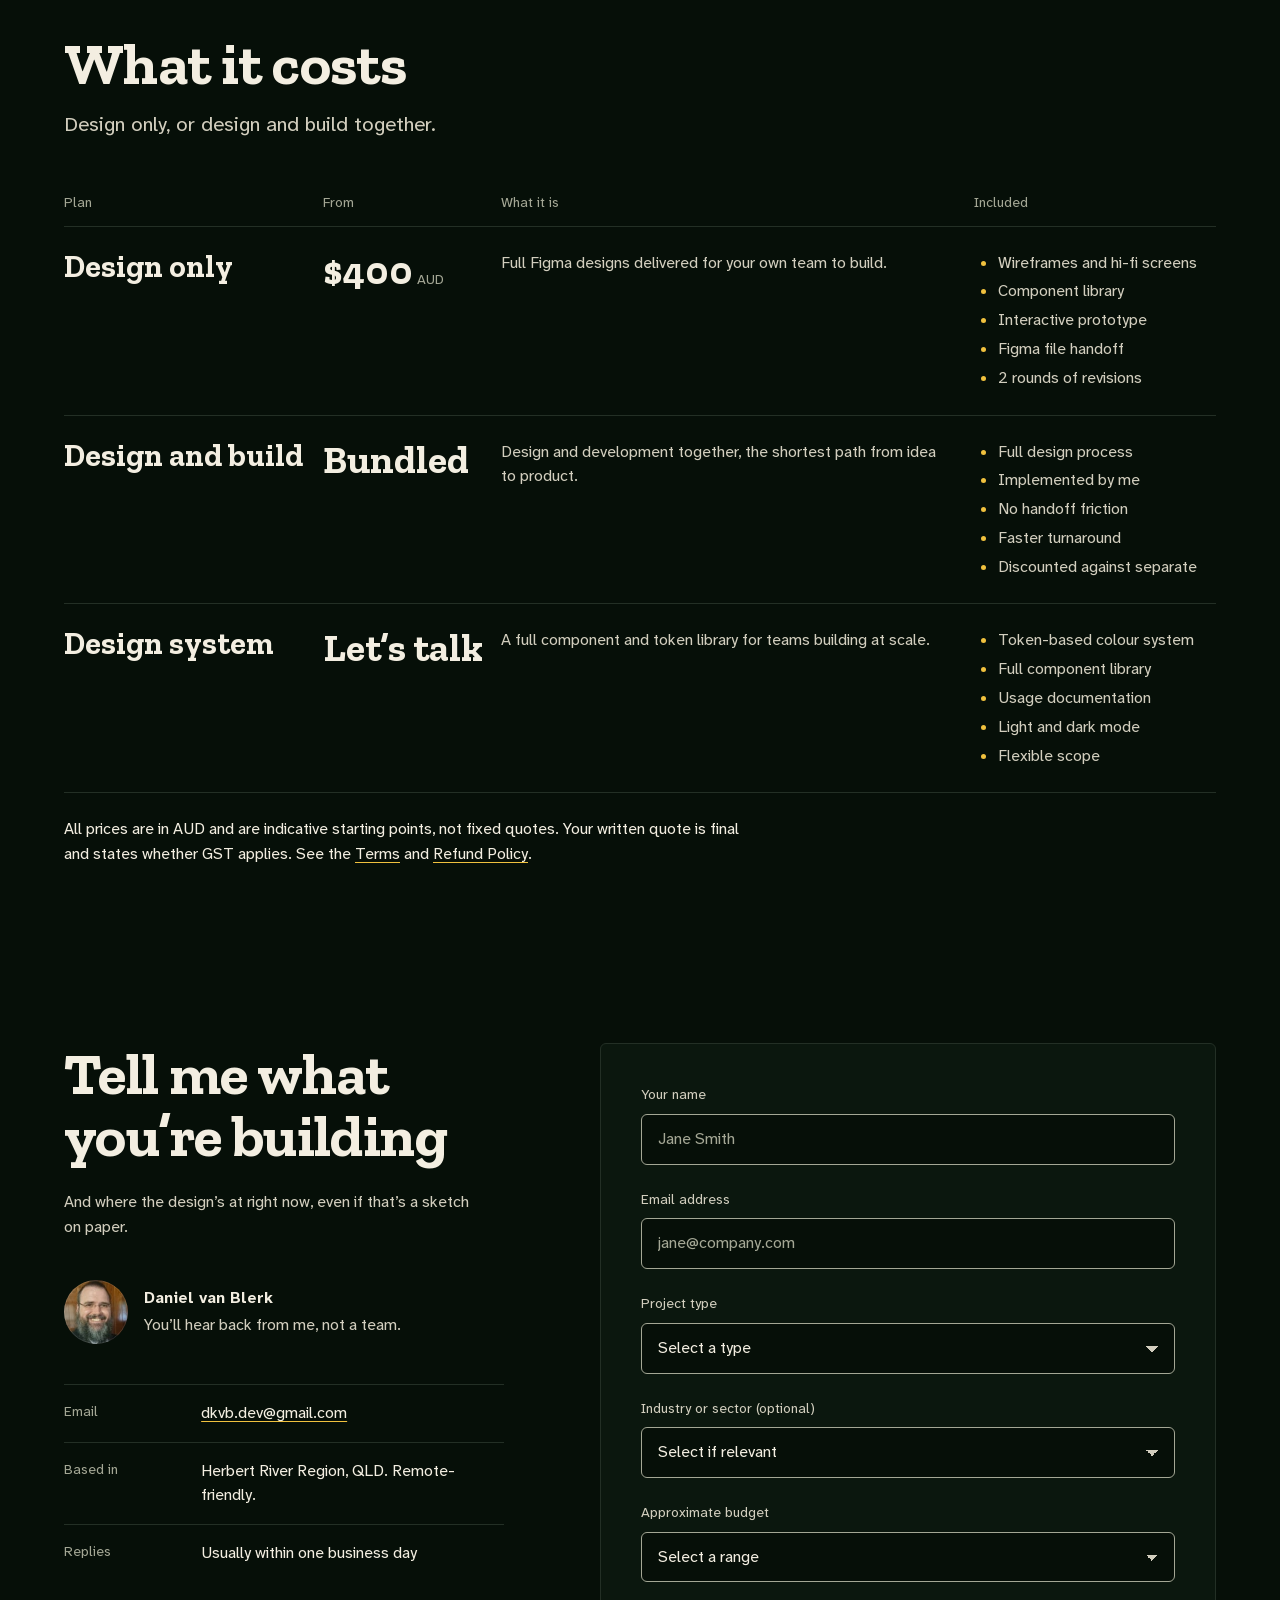
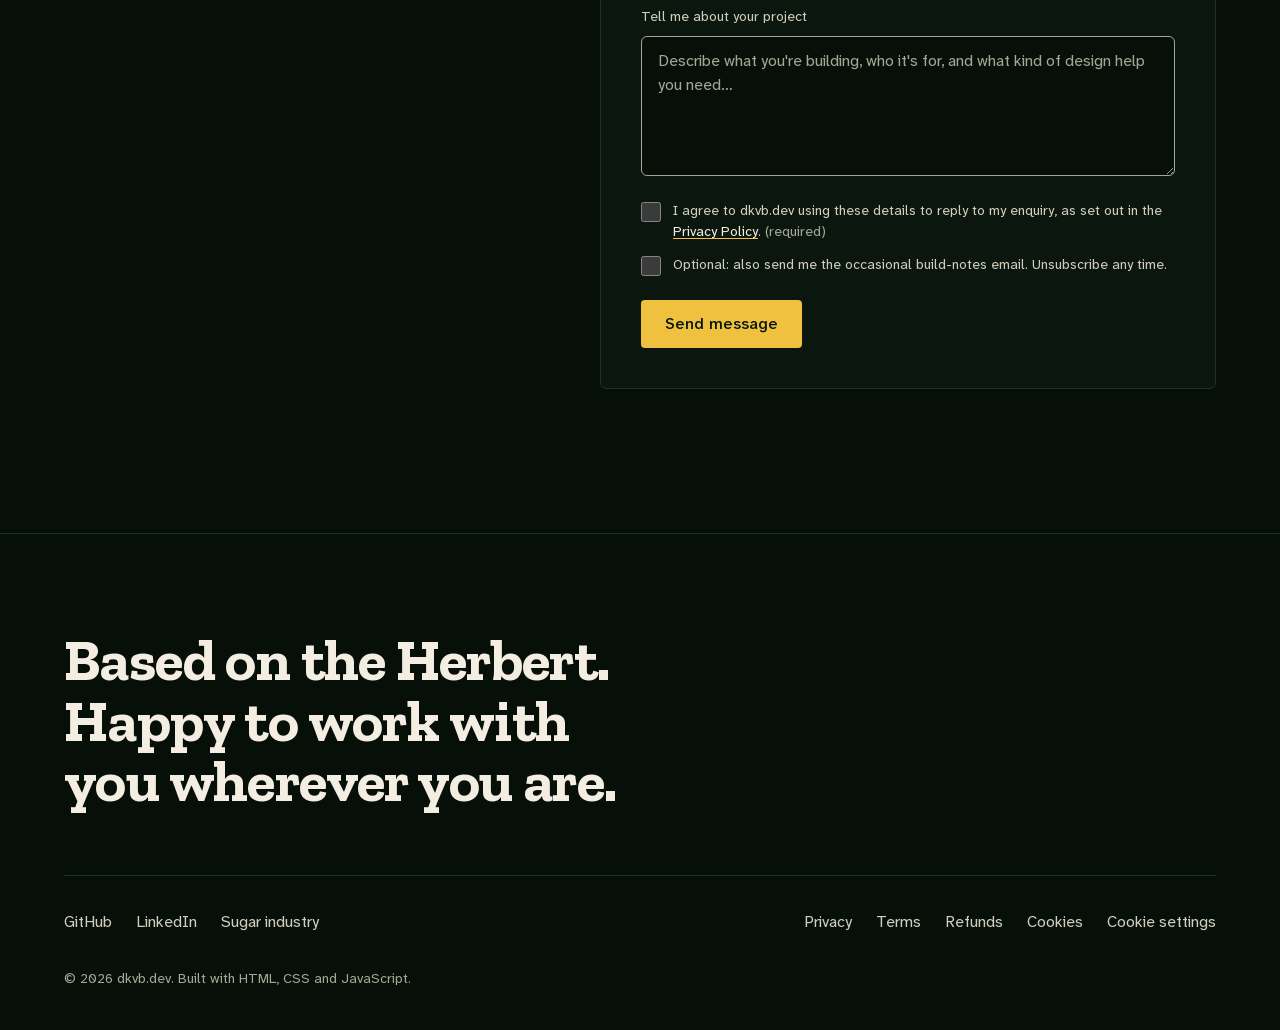
<file: ui-ux-design.html>
<!DOCTYPE html>
<html lang="en">
<head>
<meta charset="UTF-8">
<meta name="viewport" content="width=device-width, initial-scale=1.0">
<title>UI/UX Design | dkvb.dev</title>
<meta name="description" content="App and website screens designed in Figma before anything is built, so you see it first. Daniel van Blerk, Ingham, Queensland.">
<meta name="keywords" content="UI UX designer Herbert River Region, app designer Queensland, Figma designer Australia, cost-effective UI design Herbert River Region, affordable UX designer Queensland, transparent pricing designer Australia, freelance designer rates no agency markup, interface designer Herbert River Region, Material You designer">
<meta name="author" content="Daniel van Blerk">
<meta name="robots" content="index, follow">
<meta name="theme-color" content="#0d1610">
<link rel="canonical" href="https://dkvb.dev/ui-ux-design.html">
<meta property="og:type" content="website">
<meta property="og:url" content="https://dkvb.dev/ui-ux-design.html">
<meta property="og:title" content="UI/UX Design, dkvb.dev">
<meta property="og:description" content="See your app before it’s built. Figma design from Ingham, Queensland.">
<meta property="og:image" content="https://dkvb.dev/og-preview.png">
<meta property="og:image:width" content="1200">
<meta property="og:image:height" content="630">
<meta property="og:locale" content="en_AU">
<meta property="og:site_name" content="dkvb.dev">
<meta name="twitter:card" content="summary_large_image">
<meta name="twitter:url" content="https://dkvb.dev/ui-ux-design.html">
<meta name="twitter:image" content="https://dkvb.dev/og-preview.png">
<meta name="twitter:title" content="UI/UX Design, dkvb.dev">
<meta name="twitter:description" content="See your app before it’s built. Figma design from Ingham, Queensland.">
<meta name="geo.region" content="AU-QLD">
<meta name="geo.position" content="-19.2576;146.8178">
<meta name="ICBM" content="-19.2576, 146.8178">
<meta name="geo.placename" content="Herbert River Region, Queensland, Australia">
<link rel="icon" type="image/x-icon" href="favicon.ico">
<link rel="apple-touch-icon" href="favicon.ico">
<meta name="google-site-verification" content="lRfXqEsO768V_a0W93cNCboDo1KRAW9qE23GHBty0Og" />

<!-- ── SECURITY ── -->
<meta name="referrer" content="strict-origin-when-cross-origin">
<meta http-equiv="Permissions-Policy" content="camera=(), microphone=(), geolocation=(), payment=(), usb=(), interest-cohort=()">
<meta http-equiv="Content-Security-Policy" content="
  default-src 'self';
  script-src 'self' 'unsafe-inline';
  style-src 'self' 'unsafe-inline';
  font-src 'self';
  img-src 'self' https://dkvb.dev data:;
  connect-src 'self' https://formspree.io;
  base-uri 'self';
  object-src 'none';
  form-action 'self' https://formspree.io;
">
<script type="application/ld+json">
{
  "@context": "https://schema.org",
  "@type": "Service",
  "name": "UI/UX Design",
  "provider": {
    "@type": "Person",
    "name": "Daniel van Blerk",
    "url": "https://dkvb.dev"
  },
  "description": "Screens for Android apps and websites, designed in Figma before they are built.",
  "areaServed": "AU",
  "serviceType": "UI/UX Design"
}
</script>
<link rel="stylesheet" href="assets/dkvb.css">
<link rel="stylesheet" href="assets/diagrams.css">
<script src="assets/motion.js"></script>
</head>
<body>
<a href="#main-content" class="skip-link">Skip to main content</a>

<header class="site-header">
  <div class="announce"><div class="container"><span>Taking on new work now.</span><span class="announce-aside">Herbert River region, QLD, and remote</span></div></div>
  <div class="bar">
    <nav class="container" aria-label="Main">
      <a class="wordmark" href="index.html" aria-label="dkvb.dev home">dkvb.dev</a>
      <button class="nav-toggle" id="siteNavToggle" type="button" aria-expanded="false" aria-controls="siteNavMenu">Menu</button>
      <ul class="nav-links" id="siteNavMenu">
        <li><a href="index.html#services" aria-current="page">Services</a></li>
        <li><a href="index.html#portfolio">Work</a></li>
        <li><a href="sugar-industry.html">Sugar industry</a></li>
        <li><a href="#contact">Contact</a></li>
      </ul>
    </nav>
  </div>
</header>

<main id="main-content">
<section class="hero hero--stage" id="hero">
  <div class="container">
    <div>
      <h1>See your app before it’s built.</h1>
      <p class="lead">I design the screens in Figma first, then build what we agreed on, so nothing gets lost along the way.</p>
      <div class="actions"><a class="btn btn--primary" href="#contact">Start a project</a><a class="btn btn--secondary" href="#process">My process</a></div>
    </div>
    <figure class="diagram" data-loop role="img" aria-label="Diagram: the design process from discover to wireframe, design, prototype and build">
      <div class="path-rows"><figure class="ux-hero-shot" data-slot="ux-hero" data-kind="product" data-alt="Five Flo app screens: splash, welcome, focus sessions, tasks and sign-in"><img src="assets/flo/screenshot1.png" width="1427" height="551" alt="Five Flo app screens: splash, welcome, focus sessions, tasks and sign-in" fetchpriority="high" decoding="async"></figure><div><p class="path-label">The design process</p><div class="path" style="--n:5"><span class="node" style="--i:0">Discover</span><span class="node" style="--i:1">Wireframe</span><span class="node" style="--i:2">Design</span><span class="node" style="--i:3">Prototype</span><span class="node node--key" style="--i:4">Build</span><span class="pulse" aria-hidden="true"></span></div></div></div>
      <figcaption><span>Every project runs this path, ending in code</span><button class="loop-toggle" type="button" data-loop-toggle aria-pressed="false">Pause</button></figcaption>
    </figure>
  </div>
</section>

<section class="section" id="skills">
  <div class="container">
    <div class="head reveal"><h2>What I design with</h2></div>
    <dl class="tools">
      <div><dt>Figma</dt><dd>End-to-end design: wireframes, components, prototypes and handoff specs.</dd></div>
      <div><dt>Material You</dt><dd>Google’s adaptive design system, applied with care for Android interfaces.</dd></div>
      <div><dt>Wireframing</dt><dd>Low and mid-fidelity wireframes to test structure before visual design begins.</dd></div>
      <div><dt>Prototyping</dt><dd>Interactive prototypes for user testing and stakeholder walkthroughs.</dd></div>
      <div><dt>Colour systems</dt><dd>Accessible, themeable palettes, including custom theme engines like Skills United’s 8-colour system.</dd></div>
      <div><dt>Typography</dt><dd>Type pairings, hierarchy and spacing that make interfaces readable.</dd></div>
      <div><dt>Design systems</dt><dd>Reusable component libraries that keep design consistent at scale.</dd></div>
      <div><dt>Accessibility</dt><dd>Contrast ratios, touch targets and inclusive patterns built in from the start.</dd></div>
    </dl>
  </div>
</section>

<section class="section" id="process">
  <div class="container">
    <div class="head reveal"><h2>How a design job runs</h2><p class="lead">Five steps. You’ll know where we’re at the whole time.</p></div>
    <ol class="steps">
      <li><h3>Discover</h3><p>Understanding your users, goals and constraints before a single pixel is placed.</p></li>
      <li><h3>Wireframe</h3><p>Mapping out structure and flow, getting the bones right before the polish.</p></li>
      <li><h3>Design</h3><p>High-fidelity screens with one visual language, a component system and full screen coverage.</p></li>
      <li><h3>Prototype</h3><p>Interactive Figma prototypes for testing, feedback and sign-off before development.</p></li>
      <li><h3>Build</h3><p>I implement the designs myself, so nothing is lost or misread in a handoff.</p></li>
    </ol>
  </div>
</section>

<section class="section" id="work">
  <div class="container">
    <div class="head reveal"><h2>Design work</h2><p class="lead">These are design concepts, not live products. Open one to see the screens and click through the Figma prototype.</p></div>
    <ul class="index">
      <li><button type="button" class="project-card project-card--lead" data-title="Flo" data-type="UI/UX Design, Android App" data-desc="UI/UX design for Flo, a personal productivity app for tasks, focus sessions, and daily habits. Designed in Figma for Android using Material You dynamic colour, a deep navy/indigo base with a cyan accent. Includes a minimal splash screen and a five-screen onboarding and sign-in flow, built with Auto Layout throughout for production-ready developer handoff." data-tech="Figma · Material You · Android · Auto Layout · Dark Mode" data-screenshots="flo/screenshot1.png" data-alts="Five Flo app screens: splash, welcome, focus sessions onboarding, tasks onboarding and sign-in, in a dark navy and cyan theme" data-url="https://www.figma.com/proto/CA3IUyaUV0NhyqJQHo5maj/Untitled?node-id=2-22&p=f&t=dlvQJ9h7kdNtHYO1-0&scaling=contain&content-scaling=fixed&page-id=0%3A1&starting-point-node-id=2%3A22&show-proto-sidebar=1">
        <span class="thumb" data-slot="work-1" data-kind="product" data-alt="Flo screen"><img src="assets/flo/screenshot1.png" width="1427" height="551" alt="" loading="lazy" decoding="async"></span>
        <span class="project-name">Flo</span>
        <span class="project-meta">UI/UX Design, Android App</span>
        <span class="project-stack">Figma, Material You, Android, Auto Layout, Dark Mode</span>
        <span class="project-year">2025</span>
      </button></li>
      <li><button type="button" class="project-card" data-title="Pulse" data-type="UI/UX Design, Web App" data-desc="UI/UX design for Pulse, a SaaS project management and sprint analytics tool. Light mode, Notion-influenced, soft grey surfaces, generous whitespace, the Inter typeface, and a data-forward layout. Includes a dashboard overview, stats and chart views, and a data table/list view, all designed in Figma." data-tech="Figma · Web · Data Visualisation · Light Mode · SaaS" data-screenshots="pulse/screenshot1.jpg|pulse/screenshot2.jpg" data-alts="Pulse dashboard overview with task stats, a sprint velocity bar chart, recent activity and project progress bars|Pulse tasks data table with status filters and columns for task, status, assignee, priority, due date and project" data-url="https://www.figma.com/proto/zJg8BIw0mJBaVZz4NvfBNL/Untitled?node-id=23-1790&p=f&t=Nl7Cmq36Eph2OXV5-0&scaling=scale-down&content-scaling=fixed&page-id=0%3A1&starting-point-node-id=23%3A1790">
        <span class="thumb" data-slot="work-2" data-kind="product" data-alt="Pulse screen"><img src="assets/pulse/screenshot1.jpg" width="1421" height="888" alt="" loading="lazy" decoding="async"></span>
        <span class="project-name">Pulse</span>
        <span class="project-meta">UI/UX Design, Web App</span>
        <span class="project-stack">Figma, Web, Data Visualisation, Light Mode, SaaS</span>
        <span class="project-year">2025</span>
      </button></li>
      <li><button type="button" class="project-card" data-title="Vault" data-type="UI/UX Design, Android App" data-desc="UI/UX design for Vault, a personal finance and fintech app. Designed in Figma for Android in dark mode, with a clean, trustworthy aesthetic suited to financial data. Includes a home screen with account overviews and a profile and settings screen." data-tech="Figma · Android · Fintech · Dark Mode · Mobile UI" data-screenshots="vault/screenshot1.jpg|vault/screenshot2.jpg" data-alts="Vault finance app home screen in dark mode showing net worth, assets and liabilities, a monthly chart and spending cards|Vault profile screen with linked bank accounts and a settings screen with account, security and preference options" data-url="https://www.figma.com/proto/CuiYatswl6WpJtyE8AFbIH/Untitled?node-id=3-21&p=f&t=C9X2knGERcRB1aQn-0&scaling=contain&content-scaling=fixed&page-id=0%3A1">
        <span class="thumb" data-slot="work-3" data-kind="product" data-alt="Vault screen"><img src="assets/vault/screenshot1.jpg" width="477" height="975" alt="" loading="lazy" decoding="async"></span>
        <span class="project-name">Vault</span>
        <span class="project-meta">UI/UX Design, Android App</span>
        <span class="project-stack">Figma, Android, Fintech, Dark Mode, Mobile UI</span>
        <span class="project-year">2025</span>
      </button></li>
      <li><button type="button" class="project-card" data-title="Crate" data-type="UI/UX Design, Mobile Store" data-desc="UI/UX design for Crate, a premium tech accessories e-commerce store. Light mode with a minimal retail aesthetic, generous whitespace, crisp product imagery, and confident typography. Includes a product detail page, cart and checkout, and an order confirmation screen, all designed in Figma." data-tech="Figma · Mobile · E-Commerce · Light Mode · UI Design" data-screenshots="crate/screenshot1.jpg" data-alts="Three Crate shop screens: headphones product page, cart with order totals, and order confirmation" data-url="https://www.figma.com/proto/CuiYatswl6WpJtyE8AFbIH/Untitled?node-id=49-1198&p=f&t=C9X2knGERcRB1aQn-0&scaling=contain&content-scaling=fixed&page-id=49%3A1197">
        <span class="thumb" data-slot="work-4" data-kind="product" data-alt="Crate screen"><img src="assets/crate/screenshot1.jpg" width="939" height="516" alt="" loading="lazy" decoding="async"></span>
        <span class="project-name">Crate</span>
        <span class="project-meta">UI/UX Design, Mobile Store</span>
        <span class="project-stack">Figma, Mobile, E-Commerce, Light Mode, UI Design</span>
        <span class="project-year">2025</span>
      </button></li>
    </ul>
  </div>
</section>

<section class="section" id="pricing">
  <div class="container">
    <div class="head reveal"><h2>What it costs</h2><p class="lead">Design only, or design and build together.</p></div>
    <table class="rates">
      <caption>All prices are in AUD and are indicative starting points, not fixed quotes. Your written quote is final and states whether GST applies. See the <a href="terms.html">Terms</a> and <a href="refund-policy.html">Refund Policy</a>.</caption>
      <thead><tr><th scope="col">Plan</th><th scope="col">From</th><th scope="col">What it is</th><th scope="col">Included</th></tr></thead>
      <tbody>
        <tr>
          <th scope="row">Design only</th>
          <td class="price">$400<span class="readout">AUD</span></td>
          <td><p>Full Figma designs delivered for your own team to build.</p></td>
          <td><ul><li>Wireframes and hi-fi screens</li><li>Component library</li><li>Interactive prototype</li><li>Figma file handoff</li><li>2 rounds of revisions</li></ul></td>
        </tr>
        <tr>
          <th scope="row">Design and build</th>
          <td class="price">Bundled</td>
          <td><p>Design and development together, the shortest path from idea to product.</p></td>
          <td><ul><li>Full design process</li><li>Implemented by me</li><li>No handoff friction</li><li>Faster turnaround</li><li>Discounted against separate</li></ul></td>
        </tr>
        <tr>
          <th scope="row">Design system</th>
          <td class="price">Let’s talk</td>
          <td><p>A full component and token library for teams building at scale.</p></td>
          <td><ul><li>Token-based colour system</li><li>Full component library</li><li>Usage documentation</li><li>Light and dark mode</li><li>Flexible scope</li></ul></td>
        </tr>
      </tbody>
    </table>
  </div>
</section>

<section class="section section--l" id="contact">
  <div class="container contact">
    <div class="contact-info">
      <h2>Tell me what you’re building</h2>
      <p>And where the design’s at right now, even if that’s a sketch on paper.</p>
      <div class="person"><img class="avatar" src="assets/portrait/daniel-van-blerk-avatar-96.jpg" srcset="assets/portrait/daniel-van-blerk-avatar-96.jpg 96w, assets/portrait/daniel-van-blerk-avatar.jpg 192w" sizes="64px" width="192" height="192" alt="" loading="lazy"><p><b>Daniel van Blerk</b><span>You’ll hear back from me, not a team.</span></p></div>
      <dl class="contact-lines">
        <div><dt>Email</dt><dd><a href="mailto:dkvb.dev@gmail.com">dkvb.dev@gmail.com</a></dd></div>
        <div><dt>Based in</dt><dd>Herbert River Region, QLD. Remote-friendly.</dd></div>
        <div><dt>Replies</dt><dd>Usually within one business day</dd></div>
      </dl>
    </div>
    <form id="contactForm">
      <div class="form-group">
          <label for="fname">Your name</label>
          <input type="text" id="fname" name="name" placeholder="Jane Smith" maxlength="80" autocomplete="name" required>
        </div>
      <div class="form-group">
        <label for="email">Email address</label>
        <input type="email" id="email" name="email" placeholder="jane@company.com" maxlength="254" autocomplete="email" required>
      </div>
      <div class="form-group">
        <label for="type">Project type</label>
        <select id="type" name="project_type">
          <option value="">Select a type</option>
          <option>Design Only</option>
          <option>Design + Build</option>
          <option>Design System</option>
          <option>Not sure yet</option>
        </select>
      </div>
      <div class="form-group">
        <label for="industry">Industry or sector (optional)</label>
        <select id="industry" name="industry">
          <option value="">Select if relevant</option>
          <option>Sugar Industry / Agriculture (Herbert River)</option>
          <option>Small Business / Retail</option>
          <option>Hospitality / Tourism</option>
          <option>Trades / Construction</option>
          <option>Other</option>
        </select>
      </div>
      <div class="form-group">
        <label for="budget">Approximate budget</label>
        <select id="budget" name="budget">
          <option value="">Select a range</option>
          <option>Under $400</option>
          <option>$400 to $1,000</option>
          <option>$1,000 to $3,000</option>
          <option>$3,000+</option>
          <option>Prefer to discuss</option>
        </select>
      </div>
      <div class="form-group">
        <label for="message">Tell me about your project</label>
        <textarea id="message" name="message" placeholder="Describe what you're building, who it's for, and what kind of design help you need…" maxlength="2000" required></textarea>
      </div>
      <input type="hidden" name="service" value="UI/UX Design">
      <fieldset class="form-consent">
        <legend class="sr-only">Consent</legend>
        <label class="consent-row"><input type="checkbox" name="privacy_consent" value="yes" required> <span>I agree to dkvb.dev using these details to reply to my enquiry, as set out in the <a href="privacy.html">Privacy Policy</a>. <span class="consent-req">(required)</span></span></label>
        <label class="consent-row"><input type="checkbox" name="mailing_list_opt_in" value="yes"> <span>Optional: also send me the occasional build-notes email. Unsubscribe any time.</span></label>
      </fieldset>
      <!-- Honeypot, hidden from real users, bots will fill it -->
      <div style="display:none;" aria-hidden="true">
        <label for="website">Website</label>
        <input type="text" id="website" name="_gotcha" tabindex="-1" autocomplete="off">
      </div>
      <button type="submit" class="btn btn--primary btn-submit">Send message</button>
      <div class="form-success" id="formSuccess" role="status" aria-live="polite">Message sent, thanks! I aim to reply within one business day.</div>
      <p class="form-error" id="formError" role="alert" hidden>That didn’t send. Please try again, or email me at <a href="mailto:dkvb.dev@gmail.com">dkvb.dev@gmail.com</a>.</p>
    </form>
  </div>
</section>
</main>

<footer class="site-footer" role="contentinfo">
  <div class="container">
    <p class="foot-statement">Based on the Herbert. Happy to work with you wherever you are.</p>
    <div class="foot-links">
      <ul aria-label="Elsewhere">
        <li><a href="https://github.com/DanielvanBlerk-dev" target="_blank" rel="noopener noreferrer">GitHub</a></li>
        <li><a href="https://www.linkedin.com/in/daniel-van-blerk-b03007448/" target="_blank" rel="noopener noreferrer">LinkedIn</a></li>
        <li><a href="sugar-industry.html">Sugar industry</a></li>
      </ul>
      <ul class="footer-legal" aria-label="Legal">
        <li><a href="privacy.html">Privacy</a></li>
        <li><a href="terms.html">Terms</a></li>
        <li><a href="refund-policy.html">Refunds</a></li>
        <li><a href="cookies.html">Cookies</a></li>
        <li><button type="button" class="cookie-settings-link" data-cookie-settings>Cookie settings</button></li>
      </ul>
    </div>
    <p class="foot-copy">© 2026 dkvb.dev. Built with HTML, CSS and JavaScript.</p>
  </div>
</footer>

<script>
const reveals = document.querySelectorAll('.reveal');
const observer = new IntersectionObserver(entries => {
  entries.forEach(e => { if (e.isIntersecting) { e.target.classList.add('visible'); observer.unobserve(e.target); } });
}, { threshold: 0.1, rootMargin: '0px 0px -40px 0px' });
reveals.forEach(r => observer.observe(r));

document.getElementById('contactForm').addEventListener('submit', async function(e) {
  e.preventDefault();
  const btn = this.querySelector('.btn-submit');
  btn.textContent = 'Sending…'; btn.disabled = true;
  try {
    const res = await fetch('https://formspree.io/f/mkoyqapk', {
      method: 'POST', headers: { 'Accept': 'application/json' }, body: new FormData(this)
    });
    if (res.ok) { document.getElementById('formError').hidden = true; document.getElementById('formSuccess').classList.add('visible'); this.reset(); }
    else { document.getElementById('formError').hidden = false; }
  } catch { document.getElementById('formError').hidden = false; }
  btn.textContent = 'Send message'; btn.disabled = false;
});
</script>

<!-- MODAL -->
<div class="modal-bg" id="modalBg">
  <div class="modal">
    <button class="modal-close" id="modalClose">Close</button>
    <div class="modal-screenshot-viewport" id="modalScreenshotViewport" style="display:none;">
      <button class="modal-scroll-arrow left" id="modalScrollLeft" aria-label="Scroll left">Back</button>
      <div class="modal-screenshot-track" id="modalScreenshotTrack"></div>
      <button class="modal-scroll-arrow right" id="modalScrollRight" aria-label="Scroll right">Next</button>
    </div>
    <div class="modal-screenshot-hint" id="modalScreenshotHint" style="display:none;">Scroll sideways, or use Back and Next, to see more screens</div>
    <div class="modal-type" id="modalType"></div>
    <div class="modal-title" id="modalTitle"></div>
    <p class="modal-desc" id="modalDesc"></p>
    <div class="modal-tags" id="modalTags"></div>
    <a href="#" class="modal-link" id="modalLink" target="_blank" rel="noopener noreferrer" style="display:none;">View live prototype</a>
  </div>
</div>

<script>
const baseUrl = 'https://dkvb.dev/assets/';
const modal = document.getElementById('modalBg');
document.querySelectorAll('.project-card').forEach(card => {
  card.addEventListener('click', () => {
    const screenshots = card.dataset.screenshots ? card.dataset.screenshots.split('|') : [];
    const trackEl = document.getElementById('modalScreenshotTrack');
    const hintEl = document.getElementById('modalScreenshotHint');
    const viewportEl = document.getElementById('modalScreenshotViewport');
    if (screenshots.length) {
      trackEl.innerHTML = screenshots.map((src, i) =>
        `<div class="modal-screenshot"><img src="${baseUrl}${src}" alt="${(card.dataset.alts || '').split('|')[i] || card.dataset.title + ' screenshot ' + (i + 1)}"></div>`
      ).join('');
      viewportEl.style.display = 'block';
      hintEl.style.display = 'block';
    } else {
      trackEl.innerHTML = '';
      viewportEl.style.display = 'none';
      hintEl.style.display = 'none';
    }
    document.getElementById('modalType').textContent = card.dataset.type || '';
    document.getElementById('modalTitle').textContent = card.dataset.title || '';
    document.getElementById('modalDesc').textContent = card.dataset.desc || '';
    const tags = (card.dataset.tech || '').split('·').map(t => t.trim()).filter(Boolean);
    document.getElementById('modalTags').innerHTML = tags.map(t => `<span class="modal-tag">${t}</span>`).join('');
    const linkEl = document.getElementById('modalLink');
    if (card.dataset.url) {
      linkEl.href = card.dataset.url;
      linkEl.style.display = 'inline-flex';
    } else {
      linkEl.style.display = 'none';
    }
    modal.classList.add('open');
  });
});
document.getElementById('modalClose').addEventListener('click', () => modal.classList.remove('open'));
modal.addEventListener('click', e => { if (e.target === modal) modal.classList.remove('open'); });

// Screenshot scroll arrows
const scrollTrack = document.getElementById('modalScreenshotTrack');
document.getElementById('modalScrollLeft').addEventListener('click', () => {
  scrollTrack.scrollBy({ left: -scrollTrack.clientWidth * 0.6, behavior: 'smooth' });
});
document.getElementById('modalScrollRight').addEventListener('click', () => {
  scrollTrack.scrollBy({ left: scrollTrack.clientWidth * 0.6, behavior: 'smooth' });
});
</script>
<script src="assets/site.js" defer></script>
<script src="assets/mailing-list.js" defer></script>
</body>
</html>
</file>
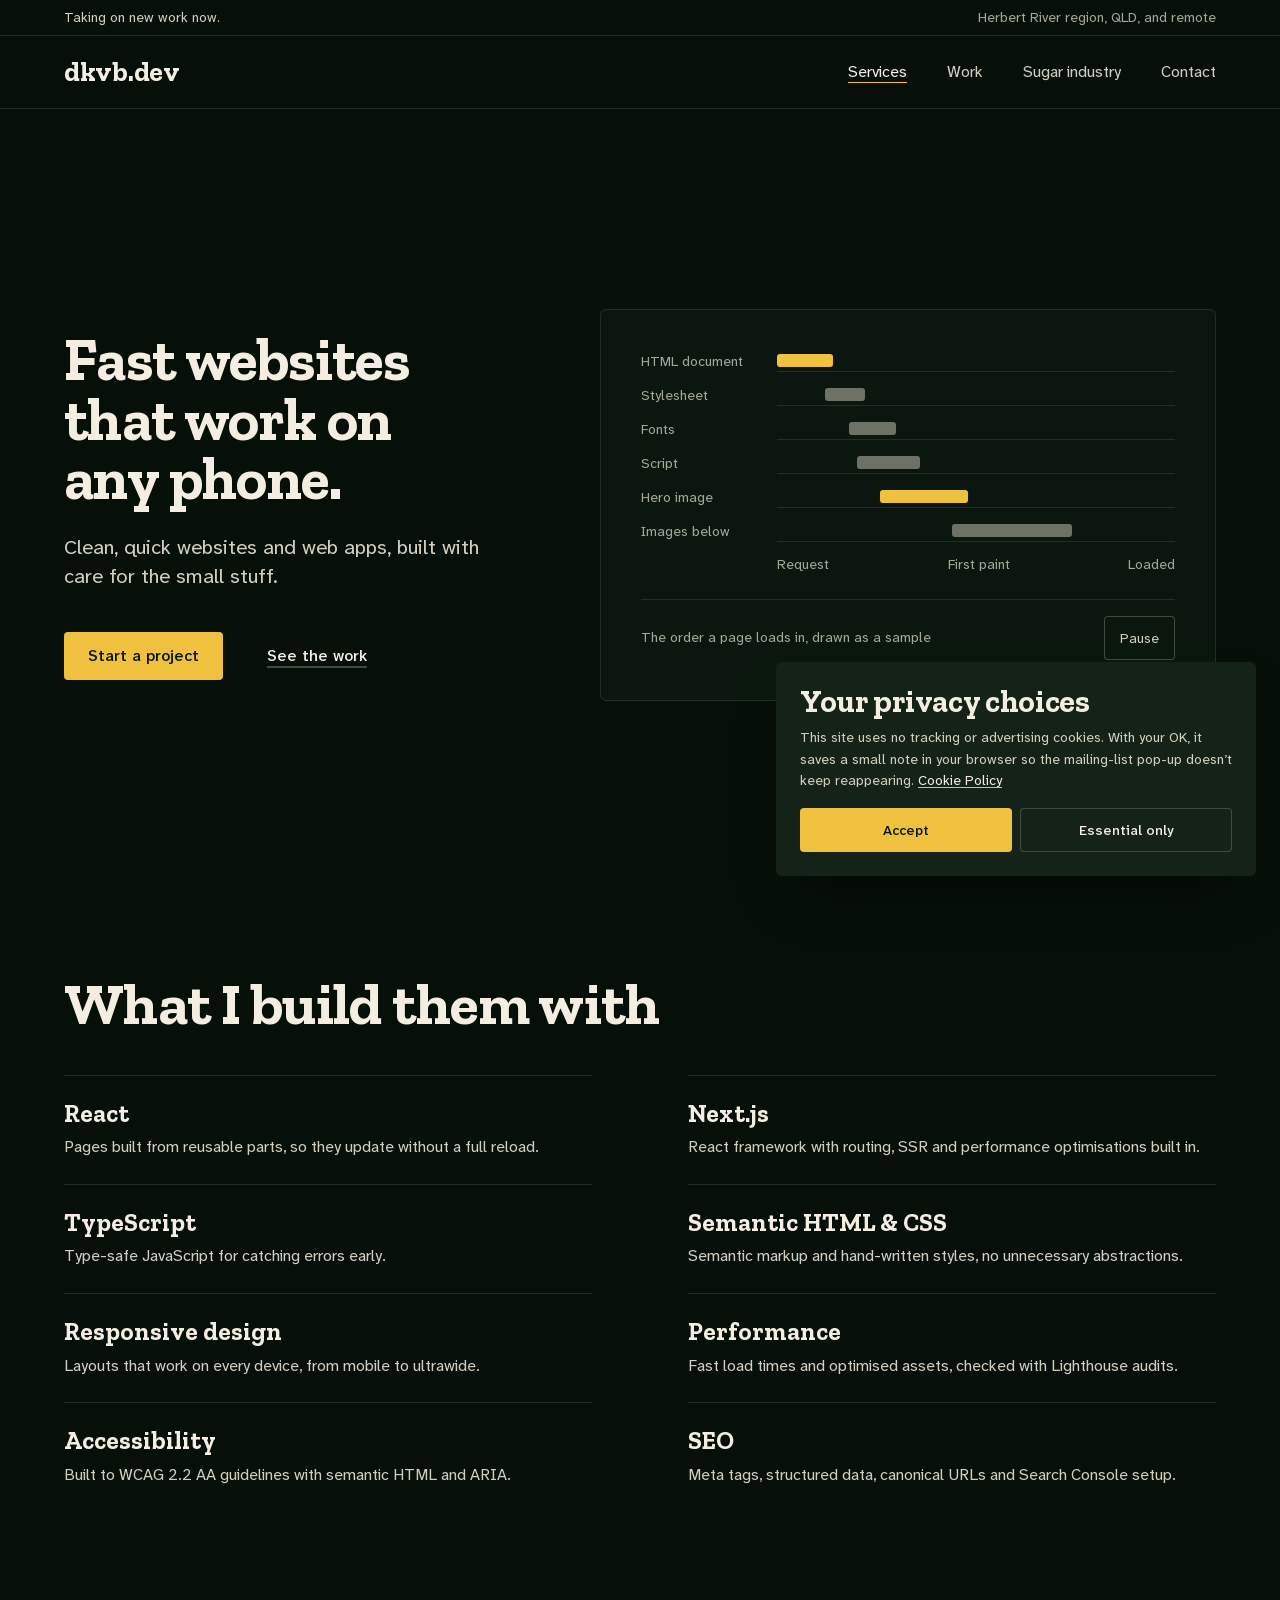
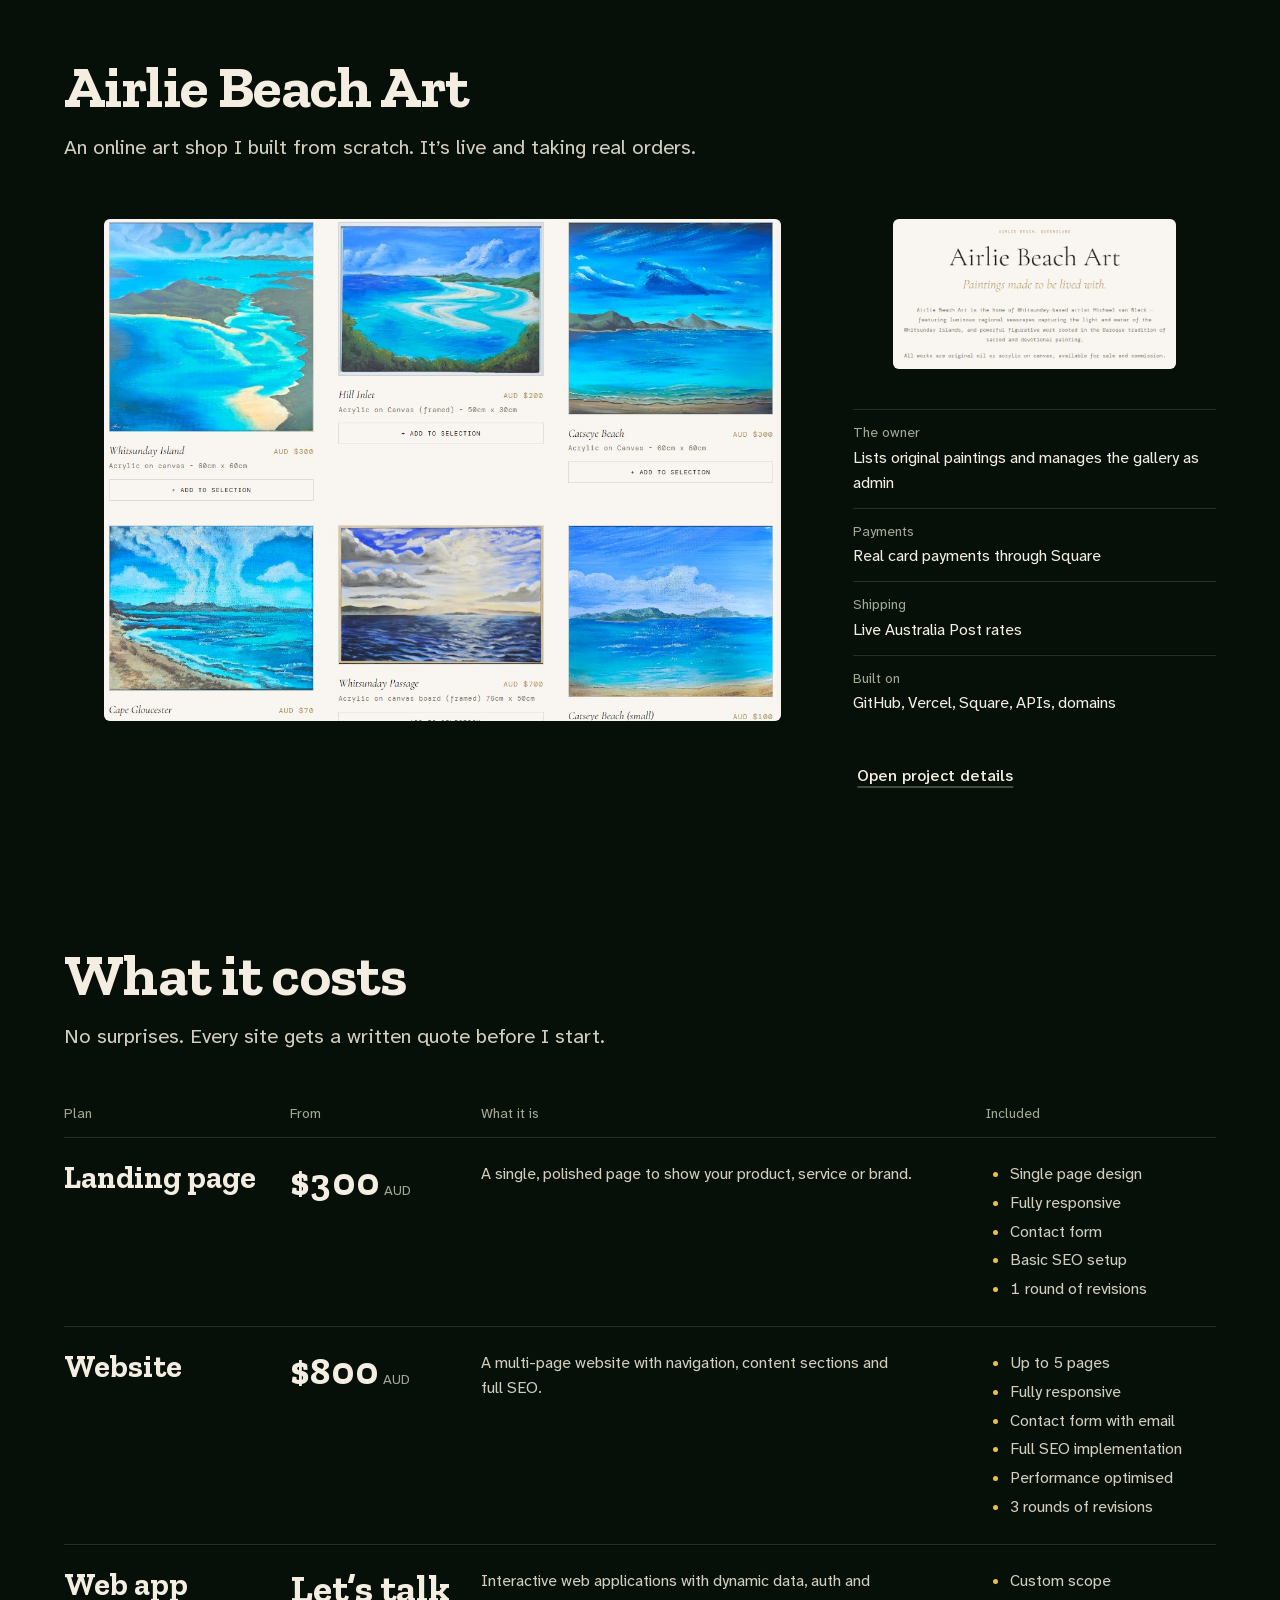
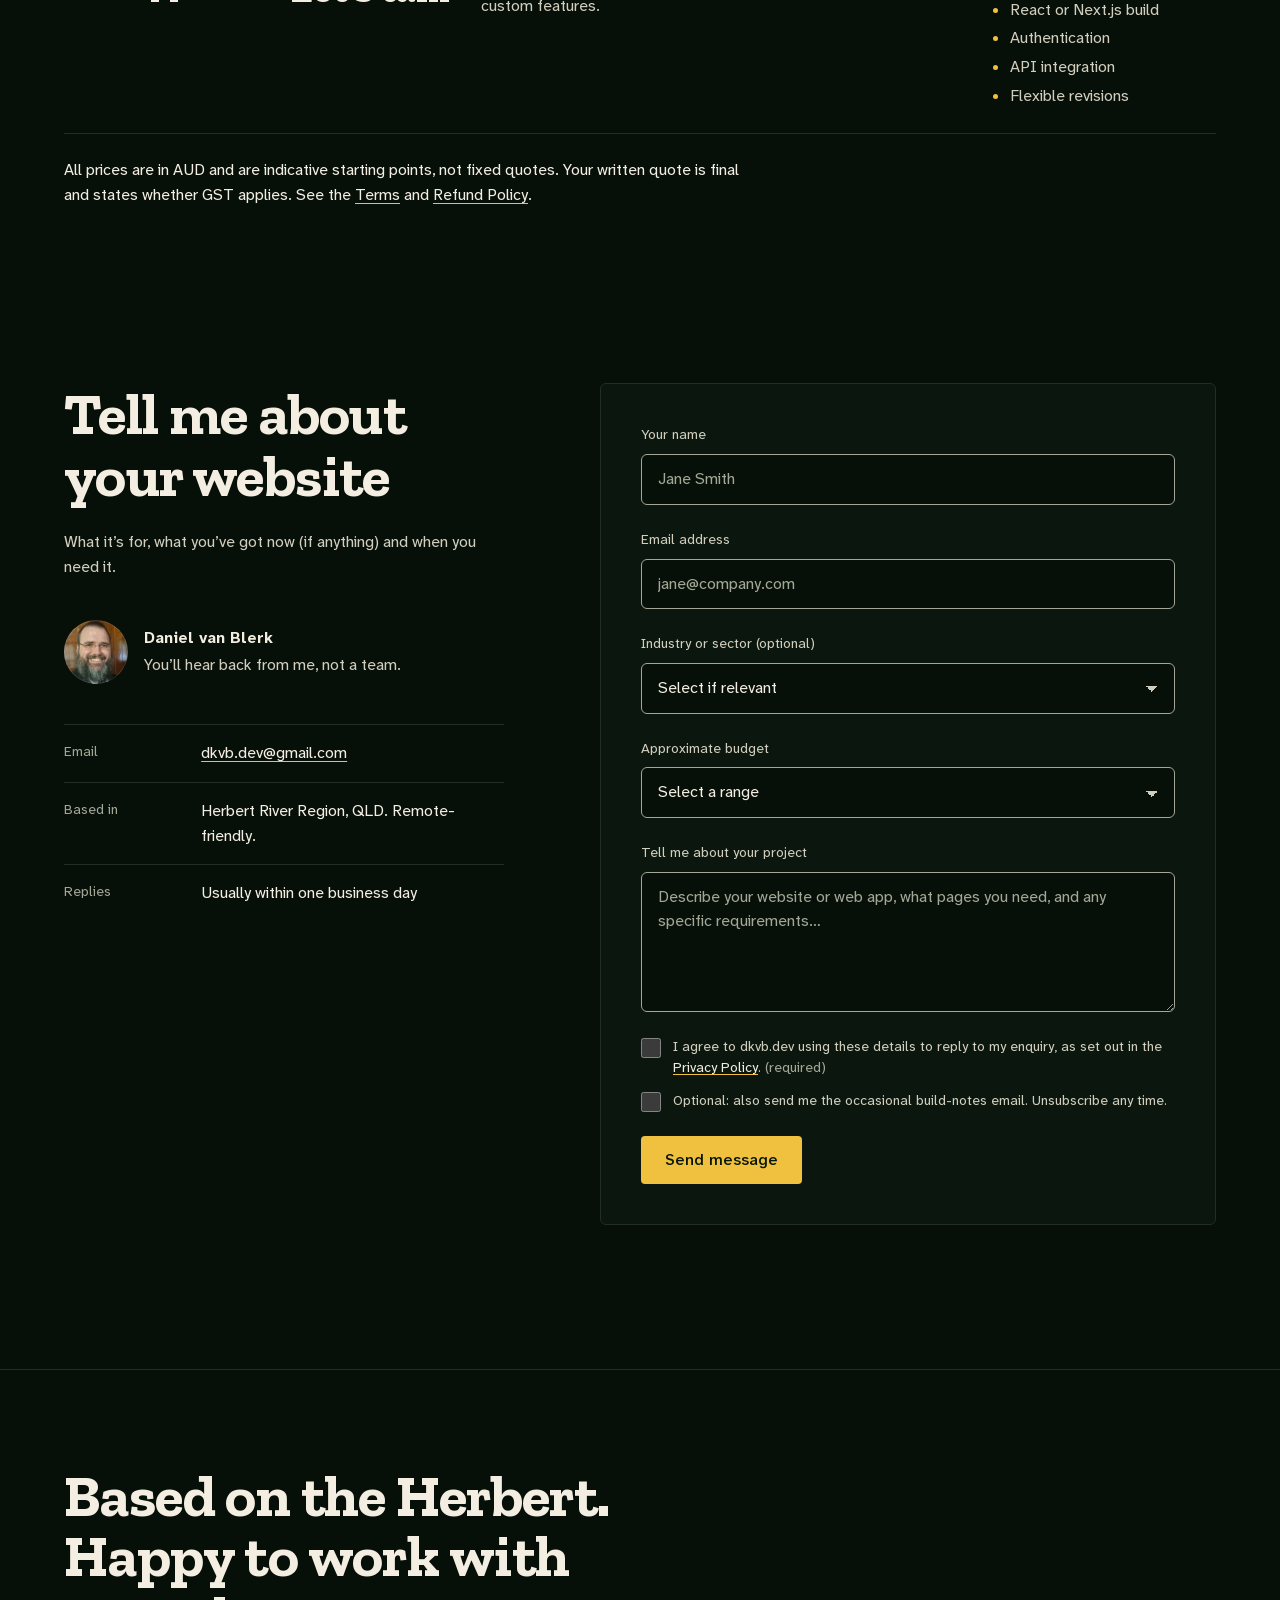
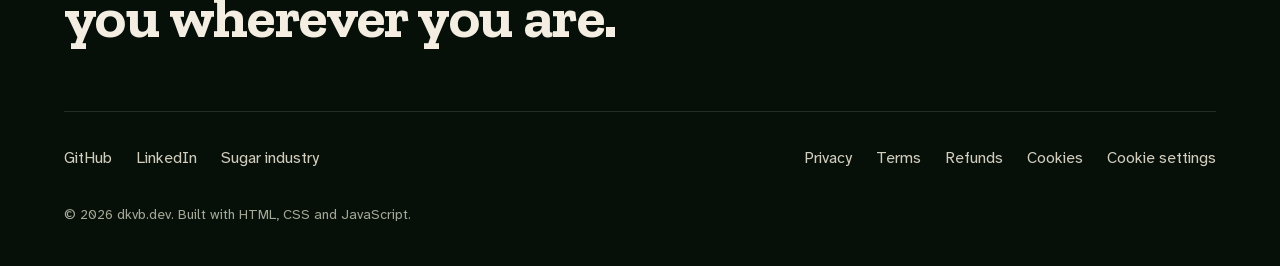
<file: web-development.html>
<!DOCTYPE html>
<html lang="en">
<head>
<meta charset="UTF-8">
<meta name="viewport" content="width=device-width, initial-scale=1.0">
<title>Web Development | dkvb.dev</title>
<meta name="description" content="Fast websites and web apps that work on any phone, built with React and Next.js by Daniel van Blerk in Ingham, Queensland.">
<meta name="keywords" content="front-end developer Herbert River Region, web developer Queensland, React developer Australia, Next.js developer Herbert River Region, cost-effective web development Herbert River Region, affordable website developer Queensland, transparent pricing web developer Australia, freelance rates no agency markup, website developer Herbert River Region">
<meta name="author" content="Daniel van Blerk">
<meta name="robots" content="index, follow">
<meta name="theme-color" content="#0d1610">
<link rel="canonical" href="https://dkvb.dev/web-development.html">
<meta property="og:type" content="website">
<meta property="og:url" content="https://dkvb.dev/web-development.html">
<meta property="og:title" content="Web Development, dkvb.dev">
<meta property="og:description" content="Fast websites that work on any phone, built in Ingham, Queensland.">
<meta property="og:image" content="https://dkvb.dev/og-preview.png">
<meta property="og:image:width" content="1200">
<meta property="og:image:height" content="630">
<meta property="og:locale" content="en_AU">
<meta property="og:site_name" content="dkvb.dev">
<meta name="twitter:card" content="summary_large_image">
<meta name="twitter:url" content="https://dkvb.dev/web-development.html">
<meta name="twitter:image" content="https://dkvb.dev/og-preview.png">
<meta name="twitter:title" content="Web Development, dkvb.dev">
<meta name="twitter:description" content="Fast websites that work on any phone, built in Ingham, Queensland.">
<meta name="geo.region" content="AU-QLD">
<meta name="geo.position" content="-19.2576;146.8178">
<meta name="ICBM" content="-19.2576, 146.8178">
<meta name="geo.placename" content="Herbert River Region, Queensland, Australia">
<link rel="icon" type="image/x-icon" href="favicon.ico">
<link rel="apple-touch-icon" href="favicon.ico">
<meta name="google-site-verification" content="lRfXqEsO768V_a0W93cNCboDo1KRAW9qE23GHBty0Og" />

<!-- ── SECURITY ── -->
<meta name="referrer" content="strict-origin-when-cross-origin">
<meta http-equiv="Permissions-Policy" content="camera=(), microphone=(), geolocation=(), payment=(), usb=(), interest-cohort=()">
<meta http-equiv="Content-Security-Policy" content="
  default-src 'self';
  script-src 'self' 'unsafe-inline';
  style-src 'self' 'unsafe-inline';
  font-src 'self';
  img-src 'self' https://dkvb.dev data:;
  connect-src 'self' https://formspree.io;
  base-uri 'self';
  object-src 'none';
  form-action 'self' https://formspree.io;
">
<script type="application/ld+json">
{
  "@context": "https://schema.org",
  "@type": "Service",
  "name": "Web Development",
  "provider": {
    "@type": "Person",
    "name": "Daniel van Blerk",
    "url": "https://dkvb.dev"
  },
  "description": "Front-end web development using React, Next.js, HTML/CSS, and TypeScript.",
  "areaServed": "AU",
  "serviceType": "Web Development"
}
</script>
<link rel="stylesheet" href="assets/dkvb.css">
<script src="assets/motion.js"></script>
</head>
<body>
<a href="#main-content" class="skip-link">Skip to main content</a>

<header class="site-header">
  <div class="announce"><div class="container"><span>Taking on new work now.</span><span class="announce-aside">Herbert River region, QLD, and remote</span></div></div>
  <div class="bar">
    <nav class="container" aria-label="Main">
      <a class="wordmark" href="index.html" aria-label="dkvb.dev home">dkvb.dev</a>
      <button class="nav-toggle" id="siteNavToggle" type="button" aria-expanded="false" aria-controls="siteNavMenu">Menu</button>
      <ul class="nav-links" id="siteNavMenu">
        <li><a href="index.html#services" aria-current="page">Services</a></li>
        <li><a href="index.html#portfolio">Work</a></li>
        <li><a href="sugar-industry.html">Sugar industry</a></li>
        <li><a href="#contact">Contact</a></li>
      </ul>
    </nav>
  </div>
</header>

<main id="main-content">
<section class="hero hero--stage" id="hero">
  <div class="container">
    <div>
      <h1>Fast websites that work on any phone.</h1>
      <p class="lead">Clean, quick websites and web apps, built with care for the small stuff.</p>
      <div class="actions"><a class="btn btn--primary" href="#contact">Start a project</a><a class="btn btn--secondary" href="#portfolio">See the work</a></div>
    </div>
    <figure class="diagram" data-loop role="img" aria-label="Diagram: the order a page loads in, from the HTML document to images below the fold">
      <ul class="waterfall">
        <li><span class="readout">HTML document</span><span class="lane"><span class="bar bar--key" style="--start:0%;--len:14%;--i:0"></span></span></li>
        <li><span class="readout">Stylesheet</span><span class="lane"><span class="bar" style="--start:12%;--len:10%;--i:1"></span></span></li>
        <li><span class="readout">Fonts</span><span class="lane"><span class="bar" style="--start:18%;--len:12%;--i:2"></span></span></li>
        <li><span class="readout">Script</span><span class="lane"><span class="bar" style="--start:20%;--len:16%;--i:3"></span></span></li>
        <li><span class="readout">Hero image</span><span class="lane"><span class="bar bar--key" style="--start:26%;--len:22%;--i:4"></span></span></li>
        <li><span class="readout">Images below</span><span class="lane"><span class="bar" style="--start:44%;--len:30%;--i:5"></span></span></li>
      </ul>
      <p class="axis readout"><span>Request</span><span>First paint</span><span>Loaded</span></p>
      <figcaption><span>The order a page loads in, drawn as a sample</span><button class="loop-toggle" type="button" data-loop-toggle aria-pressed="false">Pause</button></figcaption>
    </figure>
  </div>
</section>

<section class="section" id="skills">
  <div class="container">
    <div class="head reveal"><h2>What I build them with</h2></div>
    <dl class="tools">
      <div><dt>React</dt><dd>Pages built from reusable parts, so they update without a full reload.</dd></div>
      <div><dt>Next.js</dt><dd>React framework with routing, SSR and performance optimisations built in.</dd></div>
      <div><dt>TypeScript</dt><dd>Type-safe JavaScript for catching errors early.</dd></div>
      <div><dt>Semantic HTML &amp; CSS</dt><dd>Semantic markup and hand-written styles, no unnecessary abstractions.</dd></div>
      <div><dt>Responsive design</dt><dd>Layouts that work on every device, from mobile to ultrawide.</dd></div>
      <div><dt>Performance</dt><dd>Fast load times and optimised assets, checked with Lighthouse audits.</dd></div>
      <div><dt>Accessibility</dt><dd>Built to WCAG 2.2 AA guidelines with semantic HTML and ARIA.</dd></div>
      <div><dt>SEO</dt><dd>Meta tags, structured data, canonical URLs and Search Console setup.</dd></div>
    </dl>
  </div>
</section>

<section class="section" id="portfolio">
  <div class="container">
    <div class="head reveal"><h2>Airlie Beach Art</h2><p class="lead">An online art shop I built from scratch. It’s live and taking real orders.</p></div>
    <div class="case">
      <figure class="shot-main shot-top" data-slot="web-main" data-kind="product" data-alt="Airlie Beach Art gallery grid of Whitsunday seascape paintings with prices"><img src="assets/airliebeachart/Screenshot%202.jpg" width="1101" height="816" alt="Airlie Beach Art gallery grid of Whitsunday seascape paintings with prices" loading="lazy" decoding="async"></figure>
      <div class="case-side">
        <figure class="shot-side shot-top" data-slot="web-side" data-kind="product" data-alt="Airlie Beach Art home page heading and introduction"><img src="assets/airliebeachart/Screenshot%201.jpg" width="754" height="401" alt="Airlie Beach Art home page heading and introduction" loading="lazy" decoding="async"></figure>
        <dl class="facts">
          <div><dt>The owner</dt><dd>Lists original paintings and manages the gallery as admin</dd></div>
          <div><dt>Payments</dt><dd>Real card payments through Square</dd></div>
          <div><dt>Shipping</dt><dd>Live Australia Post rates</dd></div>
          <div><dt>Built on</dt><dd>GitHub, Vercel, Square, APIs, domains</dd></div>
        </dl>
        <div class="actions"><button type="button" class="btn btn--secondary project-card" data-title="Airlie Beach Art" data-type="Full-Stack Website" data-desc="A full-stack original art shop built from the ground up. Allows the owner to list original paintings for sale, manage the gallery as admin, accept real card payments via Square, calculate real Australia Post shipping rates, and receive full order details by email and in an admin orders panel." data-tech="GitHub · Vercel · Square · APIs · Domains" data-screenshots="airliebeachart/Screenshot%201.jpg|airliebeachart/Screenshot%202.jpg" data-alts="Airlie Beach Art home page heading, tagline “Paintings made to be lived with” and an introduction to the artist|Airlie Beach Art gallery grid of Whitsunday seascape paintings with titles, sizes, prices and Add to Selection buttons" data-url="https://airliebeachart.com"><span class="project-title">Open project details</span></button></div>
      </div>
    </div>
  </div>
</section>

<section class="section" id="pricing">
  <div class="container">
    <div class="head reveal"><h2>What it costs</h2><p class="lead">No surprises. Every site gets a written quote before I start.</p></div>
    <table class="rates">
      <caption>All prices are in AUD and are indicative starting points, not fixed quotes. Your written quote is final and states whether GST applies. See the <a href="terms.html">Terms</a> and <a href="refund-policy.html">Refund Policy</a>.</caption>
      <thead><tr><th scope="col">Plan</th><th scope="col">From</th><th scope="col">What it is</th><th scope="col">Included</th></tr></thead>
      <tbody>
        <tr>
          <th scope="row">Landing page</th>
          <td class="price">$300<span class="readout">AUD</span></td>
          <td><p>A single, polished page to show your product, service or brand.</p></td>
          <td><ul><li>Single page design</li><li>Fully responsive</li><li>Contact form</li><li>Basic SEO setup</li><li>1 round of revisions</li></ul></td>
        </tr>
        <tr>
          <th scope="row">Website</th>
          <td class="price">$800<span class="readout">AUD</span></td>
          <td><p>A multi-page website with navigation, content sections and full SEO.</p></td>
          <td><ul><li>Up to 5 pages</li><li>Fully responsive</li><li>Contact form with email</li><li>Full SEO implementation</li><li>Performance optimised</li><li>3 rounds of revisions</li></ul></td>
        </tr>
        <tr>
          <th scope="row">Web app</th>
          <td class="price">Let’s talk</td>
          <td><p>Interactive web applications with dynamic data, auth and custom features.</p></td>
          <td><ul><li>Custom scope</li><li>React or Next.js build</li><li>Authentication</li><li>API integration</li><li>Flexible revisions</li></ul></td>
        </tr>
      </tbody>
    </table>
  </div>
</section>

<section class="section section--l" id="contact">
  <div class="container contact">
    <div class="contact-info">
      <h2>Tell me about your website</h2>
      <p>What it’s for, what you’ve got now (if anything) and when you need it.</p>
      <div class="person"><img class="avatar" src="assets/portrait/daniel-van-blerk-avatar-96.jpg" srcset="assets/portrait/daniel-van-blerk-avatar-96.jpg 96w, assets/portrait/daniel-van-blerk-avatar.jpg 192w" sizes="64px" width="192" height="192" alt="" loading="lazy"><p><b>Daniel van Blerk</b><span>You’ll hear back from me, not a team.</span></p></div>
      <dl class="contact-lines">
        <div><dt>Email</dt><dd><a href="mailto:dkvb.dev@gmail.com">dkvb.dev@gmail.com</a></dd></div>
        <div><dt>Based in</dt><dd>Herbert River Region, QLD. Remote-friendly.</dd></div>
        <div><dt>Replies</dt><dd>Usually within one business day</dd></div>
      </dl>
    </div>
    <form id="contactForm">
      <div class="form-group">
          <label for="fname">Your name</label>
          <input type="text" id="fname" name="name" placeholder="Jane Smith" maxlength="80" autocomplete="name" required>
        </div>
      <div class="form-group">
        <label for="email">Email address</label>
        <input type="email" id="email" name="email" placeholder="jane@company.com" maxlength="254" autocomplete="email" required>
      </div>
      <div class="form-group">
        <label for="industry">Industry or sector (optional)</label>
        <select id="industry" name="industry">
          <option value="">Select if relevant</option>
          <option>Sugar Industry / Agriculture (Herbert River)</option>
          <option>Small Business / Retail</option>
          <option>Hospitality / Tourism</option>
          <option>Trades / Construction</option>
          <option>Other</option>
        </select>
      </div>
      <div class="form-group">
        <label for="budget">Approximate budget</label>
        <select id="budget" name="budget">
          <option value="">Select a range</option>
          <option>Under $300</option>
          <option>$300 to $800</option>
          <option>$800 to $3,000</option>
          <option>$3,000+</option>
          <option>Prefer to discuss</option>
        </select>
      </div>
      <div class="form-group">
        <label for="message">Tell me about your project</label>
        <textarea id="message" name="message" placeholder="Describe your website or web app, what pages you need, and any specific requirements…" maxlength="2000" required></textarea>
      </div>
      <input type="hidden" name="service" value="Web Development">
      <fieldset class="form-consent">
        <legend class="sr-only">Consent</legend>
        <label class="consent-row"><input type="checkbox" name="privacy_consent" value="yes" required> <span>I agree to dkvb.dev using these details to reply to my enquiry, as set out in the <a href="privacy.html">Privacy Policy</a>. <span class="consent-req">(required)</span></span></label>
        <label class="consent-row"><input type="checkbox" name="mailing_list_opt_in" value="yes"> <span>Optional: also send me the occasional build-notes email. Unsubscribe any time.</span></label>
      </fieldset>
      <!-- Honeypot, hidden from real users, bots will fill it -->
      <div style="display:none;" aria-hidden="true">
        <label for="website">Website</label>
        <input type="text" id="website" name="_gotcha" tabindex="-1" autocomplete="off">
      </div>
      <button type="submit" class="btn btn--primary btn-submit">Send message</button>
      <div class="form-success" id="formSuccess" role="status" aria-live="polite">Message sent, thanks! I aim to reply within one business day.</div>
      <p class="form-error" id="formError" role="alert" hidden>That didn’t send. Please try again, or email me at <a href="mailto:dkvb.dev@gmail.com">dkvb.dev@gmail.com</a>.</p>
    </form>
  </div>
</section>
</main>

<footer class="site-footer" role="contentinfo">
  <div class="container">
    <p class="foot-statement">Based on the Herbert. Happy to work with you wherever you are.</p>
    <div class="foot-links">
      <ul aria-label="Elsewhere">
        <li><a href="https://github.com/DanielvanBlerk-dev" target="_blank" rel="noopener noreferrer">GitHub</a></li>
        <li><a href="https://www.linkedin.com/in/daniel-van-blerk-b03007448/" target="_blank" rel="noopener noreferrer">LinkedIn</a></li>
        <li><a href="sugar-industry.html">Sugar industry</a></li>
      </ul>
      <ul class="footer-legal" aria-label="Legal">
        <li><a href="privacy.html">Privacy</a></li>
        <li><a href="terms.html">Terms</a></li>
        <li><a href="refund-policy.html">Refunds</a></li>
        <li><a href="cookies.html">Cookies</a></li>
        <li><button type="button" class="cookie-settings-link" data-cookie-settings>Cookie settings</button></li>
      </ul>
    </div>
    <p class="foot-copy">© 2026 dkvb.dev. Built with HTML, CSS and JavaScript.</p>
  </div>
</footer>

<script>
const reveals = document.querySelectorAll('.reveal');
const observer = new IntersectionObserver(entries => {
  entries.forEach(e => { if (e.isIntersecting) { e.target.classList.add('visible'); observer.unobserve(e.target); } });
}, { threshold: 0.1, rootMargin: '0px 0px -40px 0px' });
reveals.forEach(r => observer.observe(r));

document.getElementById('contactForm').addEventListener('submit', async function(e) {
  e.preventDefault();
  const btn = this.querySelector('.btn-submit');
  btn.textContent = 'Sending…'; btn.disabled = true;
  try {
    const res = await fetch('https://formspree.io/f/mkoyqapk', {
      method: 'POST', headers: { 'Accept': 'application/json' }, body: new FormData(this)
    });
    if (res.ok) { document.getElementById('formError').hidden = true; document.getElementById('formSuccess').classList.add('visible'); this.reset(); }
    else { document.getElementById('formError').hidden = false; }
  } catch { document.getElementById('formError').hidden = false; }
  btn.textContent = 'Send message'; btn.disabled = false;
});
</script>

<!-- MODAL -->
<div class="modal-bg" id="modalBg">
  <div class="modal">
    <button class="modal-close" id="modalClose">Close</button>
    <div class="modal-screenshot-viewport" id="modalScreenshotViewport" style="display:none;">
      <button class="modal-scroll-arrow left" id="modalScrollLeft" aria-label="Scroll left">Back</button>
      <div class="modal-screenshot-track" id="modalScreenshotTrack"></div>
      <button class="modal-scroll-arrow right" id="modalScrollRight" aria-label="Scroll right">Next</button>
    </div>
    <div class="modal-screenshot-hint" id="modalScreenshotHint" style="display:none;">Scroll sideways, or use Back and Next, to see more screens</div>
    <div class="modal-type" id="modalType"></div>
    <div class="modal-title" id="modalTitle"></div>
    <p class="modal-desc" id="modalDesc"></p>
    <div class="modal-tags" id="modalTags"></div>
    <a href="#" class="modal-link" id="modalLink" target="_blank" rel="noopener noreferrer" style="display:none;">View live project</a>
  </div>
</div>

<script>
// Modal
const baseUrl = 'https://dkvb.dev/assets/';
const modal = document.getElementById('modalBg');
document.querySelectorAll('.project-card').forEach(card => {
  card.style.cursor = 'pointer';
  card.addEventListener('click', () => {
    const screenshots = card.dataset.screenshots ? card.dataset.screenshots.split('|') : [];
    const trackEl = document.getElementById('modalScreenshotTrack');
    const hintEl = document.getElementById('modalScreenshotHint');
    const viewportEl = document.getElementById('modalScreenshotViewport');
    if (screenshots.length) {
      trackEl.innerHTML = screenshots.map((src, i) =>
        `<div class="modal-screenshot"><img src="${baseUrl}${src}" alt="${(card.dataset.alts || '').split('|')[i] || card.dataset.title + ' screenshot ' + (i + 1)}"></div>`
      ).join('');
      viewportEl.style.display = 'block';
      hintEl.style.display = 'block';
    } else {
      trackEl.innerHTML = '';
      viewportEl.style.display = 'none';
      hintEl.style.display = 'none';
    }
    document.getElementById('modalType').textContent = card.dataset.type || '';
    document.getElementById('modalTitle').textContent = card.dataset.title || '';
    document.getElementById('modalDesc').textContent = card.dataset.desc || '';
    const tags = (card.dataset.tech || '').split('·').map(t => t.trim()).filter(Boolean);
    document.getElementById('modalTags').innerHTML = tags.map(t => `<span class="modal-tag">${t}</span>`).join('');
    const linkEl = document.getElementById('modalLink');
    if (card.dataset.url) {
      linkEl.href = card.dataset.url;
      linkEl.style.display = 'inline-flex';
    } else {
      linkEl.style.display = 'none';
    }
    modal.classList.add('open');
  });
});
document.getElementById('modalClose').addEventListener('click', () => modal.classList.remove('open'));
modal.addEventListener('click', e => { if (e.target === modal) modal.classList.remove('open'); });

// Screenshot scroll arrows
const scrollTrack = document.getElementById('modalScreenshotTrack');
document.getElementById('modalScrollLeft').addEventListener('click', () => {
  scrollTrack.scrollBy({ left: -scrollTrack.clientWidth * 0.6, behavior: 'smooth' });
});
document.getElementById('modalScrollRight').addEventListener('click', () => {
  scrollTrack.scrollBy({ left: scrollTrack.clientWidth * 0.6, behavior: 'smooth' });
});
</script>
<script src="assets/site.js" defer></script>
<script src="assets/mailing-list.js" defer></script>
</body>
</html>
</file>
<file: assets/dkvb.css>
/* Hallmark · shape: Bento Grid (/), Index-led service pages, Long Document (legal) · genre: atmospheric · theme: Lumen (deal 1/3, seed freelance-android-full-stack-978b·039a8a3e·2026-11-24·r0) · redesign: full · draw: 91d4fa · lumen: night · job: hire
 * hero: Banner (/), Stage (service pages), Banner (legal) · nav: banner over a retracting bar · footer: statement · imagery: screenshots of the user's own projects (data-kind product), no photographs · signature: each service drawn as the system it builds, moving: the build path, the load waterfall, the realtime fan-out, the harvest booking board
 * axes: dark/roman-serif/warm · posture: restrained · contrast: pass · fold: pass · v2.0.0 */
/* Hallmark · pre-emit critique: P4 H4 E4 S4 R4 V5 · weakest: S, a developer portfolio reads like any other; every diagram draws a system this developer actually builds (Firestore listeners, Play Store pipeline, a cane-season booking board) instead of generic tiles */
/* Hallmark · dropped onclick="window.location='android-development.html'", onclick="window.location='web-development.html'", onclick="window.location='ui-ux-design.html'", onclick="window.location='backend-development.html'", onclick="window.location='sugar-industry.html'" · the five service cards are now real links to those pages, so keyboard, middle-click and screen readers work */
/* Hallmark · waive 39b · button.project-card rows of 150 to 190px open the project dialog · each project row is one full-width button carrying its thumbnail, name, type, stack and year, so the whole row is the hit target */
/* Hallmark · reworded "building apps & experiences." to "i build android apps and websites." · 19, "experiences" is filler that fits any studio; the new head names what is built and carries the one verb */
/* Hallmark · reworded "services & specialisations" to "five things i build" · 19, a category label; the new head counts the five services the grid shows */
/* Hallmark · reworded "portfolio" to "six projects, two years in" · 19, a category label; the new head carries the two figures the old hero stats gave */
/* Hallmark · reworded "android projects" to "skills united, in five screens" · 19, a category label; the new head names the one Android project and its screens */
/* Hallmark · reworded "the engine under the hood." to "the engine that runs your app." · 38iii, Lumen wants one verb accented in the hero head and the old head had none */
/* Hallmark · reworded "digital tools for cane country." to "tools built for cane country." · 38iii, Lumen wants one verb accented in the hero head and the old head had none */
/* Hallmark · reworded "digital services" to "four ways to work together" · 69, the services and pricing sections said every price twice and are now one rate card */
/* Hallmark · dropped "get in touch" · 54, it sat over "have a project in mind?", which now heads the contact section */
/* Hallmark · dropped "pricing" · 69, on the sugar page its prices merged into the services rate card so each price is said once */
/* Hallmark · dismissed 77 · the four legal pages are one Long Document each: a title, a contents list and the policy text, so four sections is the shape, not a thin page */
/* Hallmark · user type request · the user asked for proper capitalisation, so Lumen's all-lowercase heads, nav, labels and controls are set in sentence case with proper nouns (Android, Firebase, the Australian Consumer Law) intact */
/* Hallmark · user motion request · the user asked for animated assets; Lumen's "state only" motion yields: one ambient loop per page (8s or slower) inside a diagram, each with a pause control, stopped off-screen and under reduced motion */
@import url("./fonts/lumen-fonts.css");
@import url("./tokens.css");
@import url("./base.css");

:root {
  --header-h: 72px;
  --announce-h: 36px;
  --tile-row: 300px;
  --loop-dur: 10s;
}

body { font-variant-numeric: tabular-nums; }
h1, h2, h3 { font-weight: 700; }
h2 { font-size: var(--text-display-s); line-height: 1.04; }
h1 { line-height: 1; }

/* ── skip link ─────────────────────────────────────────── */
.skip-link, .skip { position: absolute; left: var(--space-md); top: calc(-1 * var(--space-3xl)); z-index: var(--z-toast); padding: var(--space-xs) var(--space-md); background: var(--color-ink); color: var(--color-paper); border-radius: var(--radius-card); text-decoration: none; }
.skip-link:focus-visible, .skip:focus-visible { top: var(--space-md); }

/* ── header: a banner line over a bar that retracts on scroll ─ */
.site-header { position: sticky; top: 0; z-index: var(--z-sticky-nav); background: var(--color-paper); border-bottom: var(--rule-hair) solid var(--color-rule); transition: transform var(--dur-long) var(--ease-out); }
.site-header.is-retracted { transform: translateY(calc(-1 * var(--announce-h))); }
.announce { height: var(--announce-h); display: flex; align-items: center; border-bottom: var(--rule-hair) solid var(--color-rule); font-size: var(--text-sm); color: var(--color-ink-2); }
.announce .container { display: flex; justify-content: space-between; gap: var(--space-lg); }
.announce a { color: var(--color-ink); text-decoration-color: var(--color-accent); }
.announce .announce-aside { color: var(--color-muted); }
.bar .container { height: var(--header-h); display: flex; align-items: center; justify-content: space-between; gap: var(--space-xl); }
.wordmark { font-family: var(--font-display); font-size: 1.75rem; line-height: 1; letter-spacing: var(--tracking-display); color: var(--color-ink); text-decoration: none; }
.wordmark:hover { color: var(--color-accent); }
.nav-links { display: flex; align-items: center; gap: var(--space-xl); margin: 0; padding: 0; list-style: none; }
.nav-links a { text-decoration: none; color: var(--color-ink-2); white-space: nowrap; text-underline-offset: 0.3em; }
.nav-links a:hover { color: var(--color-ink); text-decoration: underline; text-decoration-color: var(--color-accent); }
.nav-links a[aria-current="page"] { color: var(--color-ink); text-decoration: underline; text-decoration-color: var(--color-accent); }
.nav-toggle { display: none; }

/* ── buttons: the brass pill and the hairline pill ─────── */
.btn { display: inline-flex; align-items: center; justify-content: center; gap: var(--space-xs); min-height: 48px; padding: 0 var(--space-lg); border: 0; border-radius: var(--radius-pill); font: 500 var(--text-md)/1 var(--font-body); text-decoration: none; white-space: nowrap; cursor: pointer; transition: background-color var(--dur-short) var(--ease-out), color var(--dur-short) var(--ease-out), transform var(--dur-micro) var(--ease-out); }
.btn--primary { background: var(--color-accent); color: var(--color-accent-ink); }
.btn--primary:hover { background: var(--color-ink); color: var(--color-accent-ink); }
.btn--secondary { background: transparent; color: var(--color-ink); box-shadow: inset 0 0 0 var(--rule-hair) var(--color-rule-2); }
.btn--secondary:hover { background: var(--color-paper-2); }
.btn:active { transform: translateY(1px); }
.btn:focus-visible { outline: 2px solid var(--color-focus); outline-offset: 3px; }
.btn:disabled, .btn[aria-disabled="true"] { opacity: 0.55; cursor: not-allowed; transform: none; }
.btn[aria-busy="true"] { cursor: progress; }
.actions { display: flex; flex-wrap: wrap; gap: var(--space-sm); }

/* ── text links ─────────────────────────────────────────── */
.text-link { color: var(--color-ink); text-decoration: underline; text-decoration-color: var(--color-rule-2); text-underline-offset: 0.25em; }
.text-link:hover { text-decoration-color: var(--color-accent); }
.text-link:active { color: var(--color-ink-2); }

/* ── hero ───────────────────────────────────────────────── */
.hero { padding-block: var(--space-3xl) var(--space-lg); }
.hero .lead { margin-top: var(--space-lg); color: var(--color-ink-2); }
.hero .actions { margin-top: var(--space-xl); }
.hero--banner h1 { max-width: 15ch; font-size: clamp(2.75rem, 4.4vw + 1rem, 5.25rem); }
.hero--stage .container { display: grid; grid-template-columns: minmax(0, 5fr) minmax(0, 7fr); gap: var(--space-3xl); align-items: center; min-height: calc(100svh - var(--header-h) - var(--announce-h) - var(--space-3xl) * 2); }
.hero--stage h1 { font-size: clamp(2.5rem, 3.4vw + 1rem, 4.25rem); max-width: 11ch; }
.hero--person .container { display: grid; grid-template-columns: minmax(0, 1fr) minmax(0, 280px); gap: var(--space-3xl); align-items: end; }
.portrait { margin: 0; display: grid; gap: var(--space-sm); }
.portrait img { width: 100%; aspect-ratio: 4 / 5; object-fit: cover; object-position: 50% 12%; border-radius: var(--radius-card); outline: 1px solid color-mix(in oklab, var(--color-ink) 10%, transparent); outline-offset: -1px; }
.portrait figcaption { display: grid; gap: var(--space-3xs); font-size: var(--text-sm); color: var(--color-muted); }
.portrait figcaption b { font-weight: 500; color: var(--color-ink); }
.local { display: grid; grid-template-columns: minmax(0, 1fr) minmax(0, 240px); gap: var(--space-3xl); align-items: center; }
.person { display: flex; align-items: center; gap: var(--space-md); margin-top: var(--space-xl); }
.person .avatar { width: 64px; height: 64px; border-radius: 50%; flex: none; outline: 1px solid color-mix(in oklab, var(--color-ink) 12%, transparent); outline-offset: -1px; }
.person p { display: grid; gap: var(--space-3xs); color: var(--color-ink-2); }
.person b { font-weight: 500; color: var(--color-ink); }
.verb { display: inline-block; color: var(--color-accent-2); }
.verb::after { content: ""; display: block; height: var(--rule-hair); background: currentColor; transform-origin: left; animation: verb-draw var(--dur-long) var(--ease-out) 300ms both; }
@keyframes verb-draw { from { transform: scaleX(0); } }
.back-link { display: inline-block; margin-bottom: var(--space-lg); color: var(--color-muted); text-decoration: none; }
.back-link:hover { color: var(--color-ink); text-decoration: underline; text-decoration-color: var(--color-accent); }

/* ── sections ───────────────────────────────────────────── */
.section { padding-block: var(--section-gap) 0; }
.section--l { padding-block: var(--section-gap-l) 0; }
.section--s { padding-block: var(--section-gap-s) 0; }
.section--band { margin-top: var(--section-gap); padding-block: var(--section-gap-s); background: var(--color-paper-2); color: var(--color-ink); border-block: var(--rule-hair) solid var(--color-rule); }
.head { display: grid; grid-template-columns: minmax(0, 7fr) minmax(0, 5fr); gap: var(--gap-columns); align-items: end; margin-bottom: var(--space-2xl); }
.head .lead { color: var(--color-ink-2); }
.head--single { grid-template-columns: minmax(0, 1fr); }
.caption, figcaption { font-size: var(--text-sm); color: var(--color-muted); }
.readout { font: 400 var(--text-sm)/1.5 var(--font-body); color: var(--color-muted); }

/* ── bento (home) ───────────────────────────────────────── */
.bento { display: grid; grid-template-columns: repeat(12, minmax(0, 1fr)); grid-auto-rows: minmax(var(--tile-row), auto); gap: var(--gap-columns); }
.tile { position: relative; display: flex; flex-direction: column; gap: var(--space-sm); padding: var(--space-xl); border: var(--rule-hair) solid var(--color-rule); border-radius: var(--radius-card); background: var(--color-paper-2); color: var(--color-ink); text-decoration: none; overflow: hidden; transition: border-color var(--dur-short) var(--ease-out), background-color var(--dur-short) var(--ease-out); }
.tile:hover { border-color: var(--color-rule-2); background: var(--color-paper-3); }
.tile:has(.tile-go:active) { background: var(--color-paper-2); }
.tile h3 { font-size: var(--text-2xl); }
.tile p { color: var(--color-ink-2); max-width: 45ch; }
.tile .tile-go { white-space: nowrap; margin-top: auto; color: var(--color-ink); text-decoration: underline; text-decoration-color: var(--color-rule-2); text-underline-offset: 0.25em; }
.tile:hover .tile-go { text-decoration-color: var(--color-accent); }
.tile .tile-go::after { content: ""; position: absolute; inset: 0; z-index: 2; border-radius: inherit; }
.tile .tile-go:focus-visible { outline: 0; }
.tile:has(.tile-go:focus-visible) { outline: 2px solid var(--color-focus); outline-offset: 3px; }
.tile .loop-toggle { position: relative; z-index: 3; }
.tile--android { grid-column: 1 / 8; grid-row: 1 / 3; }
.tile--web { grid-column: 8 / 13; grid-row: 1 / 2; }
.tile--uiux { grid-column: 8 / 13; grid-row: 2 / 3; }
.tile--backend { grid-column: 1 / 6; grid-row: 3 / 5; }
.tile--sugar { grid-column: 6 / 13; grid-row: 3 / 4; }
.tile--rates { grid-column: 6 / 13; grid-row: 4 / 5; }
.tile--android, .tile--web, .tile--uiux, .tile--sugar { display: grid; gap: var(--space-lg); align-items: stretch; }
.tile--android { grid-template-columns: minmax(0, 4fr) minmax(0, 3fr) minmax(0, 3fr); }
.tile--web, .tile--uiux { grid-template-columns: minmax(0, 1fr) minmax(0, 1fr); }
.tile--sugar { grid-template-columns: minmax(0, 1fr) minmax(0, 2fr); }
.tile-media { position: relative; margin: 0; border-radius: calc(var(--radius-card) - 2px); }
.tile--android .tile-media { align-self: end; height: 88%; margin-bottom: calc(-1 * var(--space-xl)); border-radius: calc(var(--radius-card) - 2px) calc(var(--radius-card) - 2px) 0 0; }
.tile--android .tile-media + .tile-media { height: 70%; }
.tile--web .tile-media, .tile--uiux .tile-media { margin-block: calc(-1 * var(--space-xl)); margin-right: calc(-1 * var(--space-xl)); border-radius: 0; }
.tile-copy { display: flex; flex-direction: column; gap: var(--space-sm); min-width: 0; }
.tile--sugar .board { align-self: center; }
.tile--rates { justify-content: space-between; }
.rate-figure { font-family: var(--font-display); font-size: clamp(4rem, 6vw, 6.5rem); line-height: 0.9; letter-spacing: var(--tracking-display); color: var(--color-ink); }
.rate-figure .readout { font-size: var(--text-sm); margin-left: var(--space-xs); }
.rates-list { display: grid; grid-template-columns: repeat(5, minmax(0, 1fr)); gap: var(--space-md); margin: 0; padding: var(--space-md) 0 0; border-top: var(--rule-hair) solid var(--color-rule); list-style: none; }
.rates-list li { display: flex; flex-direction: column; gap: var(--space-3xs); font-size: var(--text-sm); color: var(--color-muted); }
.rates-list b { font-weight: 500; color: var(--color-ink); font-size: var(--text-md); }

/* product screenshots: the user's own work, untreated */
[data-slot][data-kind="product"] { background: var(--color-paper-3); }
[data-slot][data-kind="product"] > img { filter: none; mix-blend-mode: normal; z-index: 1; }
[data-slot][data-kind="product"]:has(> img)::before { content: none; }
[data-slot][data-kind="product"]:has(> img) { background: var(--color-paper-3); }
.shot-top > img { object-position: top center; }

/* ── project index ──────────────────────────────────────── */
.index { margin: 0; padding: 0; list-style: none; border-top: var(--rule-hair) solid var(--color-rule); }
.index li { border-bottom: var(--rule-hair) solid var(--color-rule); }
.index .project-card { display: grid; grid-template-columns: 168px minmax(0, 4fr) minmax(0, 3fr) minmax(0, 3fr) 72px; gap: var(--gap-columns); align-items: center; width: 100%; padding: var(--space-lg) 0; border: 0; background: transparent; color: var(--color-ink); text-align: left; font: inherit; cursor: pointer; transition: background-color var(--dur-short) var(--ease-out); }
.index .project-card:hover { background: var(--color-paper-2); }
.index .project-card:active { background: var(--color-paper-3); }
.index .project-card:focus-visible { outline: 2px solid var(--color-focus); outline-offset: 2px; }
.index .project-card .thumb { width: 168px; aspect-ratio: 16 / 10; border-radius: calc(var(--radius-card) - 4px); }
.index .project-card .thumb > img { object-position: top center; }
.project-name { font-family: var(--font-display); font-size: var(--text-2xl); line-height: 1; letter-spacing: var(--tracking-display); }
.project-meta { color: var(--color-ink-2); }
.project-stack { color: var(--color-muted); font-size: var(--text-sm); }
.project-year { justify-self: end; color: var(--color-muted); }
.index .project-card--lead { padding-block: var(--space-xl); }
.index .project-card--lead .project-name { font-size: var(--text-3xl); }
.index .project-card--lead .thumb { width: 168px; }

/* ── case (one project opened) ──────────────────────────── */
.case { display: grid; grid-template-columns: repeat(12, minmax(0, 1fr)); gap: var(--gap-columns); }
.case .shot-main { grid-column: 1 / 9; aspect-ratio: 1101 / 816; border-radius: var(--radius-card); }
.case .case-side { grid-column: 9 / 13; display: flex; flex-direction: column; gap: var(--space-lg); }
.case .shot-side { aspect-ratio: 754 / 401; border-radius: var(--radius-card); }
.facts { margin: 0; display: grid; gap: 0; }
.facts > div { display: grid; grid-template-columns: minmax(0, 2fr) minmax(0, 3fr); gap: var(--space-md); padding-block: var(--space-sm); border-top: var(--rule-hair) solid var(--color-rule); }
.facts dt { color: var(--color-muted); font-size: var(--text-sm); }
.facts dd { margin: 0; color: var(--color-ink); }

.pair { display: grid; grid-template-columns: repeat(2, minmax(0, 1fr)); gap: var(--gap-columns); }
.pair > article { display: flex; flex-direction: column; gap: var(--space-sm); }
.pair .shot-pair { aspect-ratio: 4 / 3; border-radius: var(--radius-card); margin: 0 0 var(--space-sm); }
.pair h3 { font-size: var(--text-2xl); }
.pair p { color: var(--color-ink-2); max-width: 52ch; }
.pair .project-card { align-self: flex-start; margin-top: var(--space-xs); }

/* ── tool list (service pages) ──────────────────────────── */
.tools { display: grid; grid-template-columns: repeat(2, minmax(0, 1fr)); column-gap: var(--space-3xl); margin: 0; }
.tools > div { display: grid; grid-template-columns: minmax(0, 2fr) minmax(0, 5fr); gap: var(--space-lg); padding-block: var(--space-lg); border-top: var(--rule-hair) solid var(--color-rule); }
.tools dt { font-family: var(--font-display); font-size: var(--text-xl); line-height: 1.1; }
.tools dd { margin: 0; color: var(--color-ink-2); }

/* ── rate card (service pages) ──────────────────────────── */
.rates { width: 100%; border-collapse: collapse; }
.rates caption { caption-side: bottom; text-align: left; padding-top: var(--space-lg); max-width: 70ch; }
.rates caption a { color: var(--color-ink); text-decoration-color: var(--color-accent); }
.rates th, .rates td { padding: var(--space-lg) var(--space-md) var(--space-lg) 0; border-bottom: var(--rule-hair) solid var(--color-rule); text-align: left; vertical-align: top; }
.rates thead th { padding-block: var(--space-sm); font-weight: 400; font-size: var(--text-sm); color: var(--color-muted); white-space: nowrap; }
.rates tbody th { font-family: var(--font-display); font-weight: 700; font-size: var(--text-2xl); line-height: 1; }
.rates .price { font-family: var(--font-display); font-size: var(--text-3xl); line-height: 1; white-space: nowrap; }
.rates .price .readout { margin-left: var(--space-2xs); }
.rates td ul { margin: 0; padding: 0; list-style: none; color: var(--color-ink-2); display: grid; gap: var(--space-2xs); }
.rates td p { color: var(--color-ink-2); max-width: 45ch; }

/* ── steps (a real process) ─────────────────────────────── */
.steps { display: grid; grid-template-columns: repeat(5, minmax(0, 1fr)); gap: var(--gap-columns); margin: var(--space-2xl) 0 0; padding: 0; list-style: none; counter-reset: step; }
.steps li { counter-increment: step; padding-top: var(--space-lg); border-top: var(--rule-hair) solid var(--color-rule); }
.steps li::before { content: counter(step); display: block; font-family: var(--font-display); font-size: var(--text-3xl); line-height: 1; color: var(--color-muted); margin-bottom: var(--space-md); }
.steps h3 { font-size: var(--text-xl); margin-bottom: var(--space-xs); }
.steps p { color: var(--color-ink-2); }

/* ── rail of screens ───────────────────────────────────── */
.rail { display: grid; grid-auto-flow: column; grid-auto-columns: minmax(15rem, 22%); gap: var(--gap-columns); margin: 0; padding: 0 var(--gutter) var(--space-md); list-style: none; overflow-x: auto; scroll-snap-type: x mandatory; scroll-padding-inline: var(--gutter); overscroll-behavior-x: contain; max-width: var(--container); margin-inline: auto; }
.rail > li { scroll-snap-align: start; display: flex; flex-direction: column; gap: var(--space-sm); }
.rail .screen { aspect-ratio: 1080 / 2160; border-radius: var(--radius-card); }
.rail:focus-visible { outline: 2px solid var(--color-focus); outline-offset: 4px; }

/* ── who it is for (sugar) ──────────────────────────────── */
.audience { display: grid; grid-template-columns: repeat(4, minmax(0, 1fr)); gap: 0; margin: 0; }
.audience > div { padding: var(--space-lg) var(--space-lg) var(--space-lg) 0; border-top: var(--rule-hair) solid var(--color-rule); }
.audience > div + div { padding-left: var(--space-lg); border-left: var(--rule-hair) solid var(--color-rule); }
.audience dt { font-family: var(--font-display); font-size: var(--text-xl); line-height: 1.1; margin-bottom: var(--space-sm); }
.audience dd { margin: 0; color: var(--color-ink-2); }

/* ── statement ──────────────────────────────────────────── */
.statement { font-family: var(--font-display); font-size: var(--text-display-s); line-height: 1.02; letter-spacing: var(--tracking-display); max-width: 24ch; text-wrap: balance; }
.statement-sub { margin-top: var(--space-lg); color: var(--color-ink-2); max-width: 60ch; }

/* ── diagrams: a lifted well ───────────────────────────── */
.diagram { position: relative; margin: 0; padding: var(--space-xl); border: var(--rule-hair) solid var(--color-rule); border-radius: var(--radius-card); background-color: var(--color-paper-2); }
.diagram figcaption { margin-top: var(--space-lg); padding-top: var(--space-md); border-top: var(--rule-hair) solid var(--color-rule); display: flex; justify-content: space-between; align-items: center; gap: var(--space-md); }
.loop-toggle { min-height: 44px; padding: 0 var(--space-md); border: 0; border-radius: var(--radius-pill); background: transparent; color: var(--color-ink-2); box-shadow: inset 0 0 0 var(--rule-hair) var(--color-rule-2); font: 400 var(--text-sm)/1 var(--font-body); cursor: pointer; transition: background-color var(--dur-short) var(--ease-out); }
.loop-toggle:hover { background: var(--color-paper-3); color: var(--color-ink); }
.loop-toggle:active { transform: translateY(1px); }
.loop-toggle:focus-visible { outline: 2px solid var(--color-focus); outline-offset: 2px; }
.loop-toggle:disabled { opacity: 0.55; cursor: not-allowed; }
html:not(.js) .loop-toggle { display: none; }
[data-loop]:not(.is-running), [data-loop]:not(.is-running) *, [data-loop]:not(.is-running) *::before, [data-loop]:not(.is-running) *::after { animation-play-state: paused !important; }

.node { position: relative; display: flex; align-items: center; justify-content: center; min-height: 52px; padding: var(--space-sm) var(--space-md); border: var(--rule-hair) solid var(--color-rule-2); border-radius: calc(var(--radius-card) - 2px); background: var(--color-paper); font: 500 var(--text-sm)/1.3 var(--font-body); color: var(--color-ink-2); text-align: center; }
.node::after { content: ""; position: absolute; inset: -1px; border: var(--rule-hair) solid var(--color-accent); border-radius: inherit; opacity: 0; }
.node--key { color: var(--color-ink); }

.tile-diagram { margin-block: var(--space-md); padding: var(--space-lg); }
.tile-diagram figcaption { margin-top: var(--space-md); }
.ux-hero-shot { aspect-ratio: 1427 / 551; border-radius: calc(var(--radius-card) - 2px); margin: 0 0 var(--space-lg); }

/* waterfall: a page load in order (web) */
.waterfall { display: grid; gap: var(--space-sm); margin: 0; padding: 0; list-style: none; }
.waterfall li { display: grid; grid-template-columns: 120px minmax(0, 1fr); gap: var(--space-md); align-items: center; }
.waterfall .lane { position: relative; height: 22px; border-bottom: var(--rule-hair) solid var(--color-rule); }
.waterfall .bar { position: absolute; top: 4px; bottom: 4px; left: var(--start); width: var(--len); border-radius: 3px; background: var(--color-ink-2); opacity: 0.5; transform-origin: left; animation: bar-load var(--loop-dur) var(--ease-out) infinite; animation-delay: calc(var(--i) * 400ms); }
.waterfall .bar--key { background: var(--color-accent); opacity: 1; }
.axis { display: flex; justify-content: space-between; gap: var(--space-md); margin: var(--space-sm) 0 0 calc(120px + var(--space-md)); }
@keyframes bar-load { 0% { transform: scaleX(0); } 18%, 85% { transform: scaleX(1); } 100% { transform: scaleX(1); opacity: 0; } }

@media (prefers-reduced-motion: reduce) {
  .waterfall .bar, .verb::after { animation: none !important; }
  .site-header { transition: none; }
}

/* ── contact form (wiring kept: ids, names, classes) ────── */
.contact { display: grid; grid-template-columns: minmax(0, 5fr) minmax(0, 7fr); gap: var(--space-3xl); align-items: start; }
.contact-info h2 { margin-bottom: var(--space-lg); }
.contact-info p { color: var(--color-ink-2); max-width: 52ch; }
.contact-lines { margin: var(--space-xl) 0 0; display: grid; }
.contact-lines > div { display: grid; grid-template-columns: minmax(0, 2fr) minmax(0, 5fr); gap: var(--space-md); padding-block: var(--space-md); border-top: var(--rule-hair) solid var(--color-rule); }
.contact-lines dt { color: var(--color-muted); font-size: var(--text-sm); }
.contact-lines dd { margin: 0; }
.contact-lines a { color: var(--color-ink); text-decoration-color: var(--color-accent); }
#contactForm { display: grid; gap: var(--space-lg); padding: var(--space-xl); border: var(--rule-hair) solid var(--color-rule); border-radius: var(--radius-card); background: var(--color-paper-2); }
.form-row { display: grid; grid-template-columns: minmax(0, 1fr) minmax(0, 1fr); gap: var(--space-lg); }
.form-group { display: grid; gap: var(--space-xs); }
.form-group label { font-size: var(--text-sm); color: var(--color-ink-2); }
#contactForm input[type="text"], #contactForm input[type="email"], #contactForm select, #contactForm textarea { width: 100%; min-height: 48px; padding: var(--space-sm) var(--space-md); border: var(--rule-hair) solid var(--color-muted); border-radius: var(--radius-card); background: var(--color-paper); color: var(--color-ink); outline: 2px solid transparent; outline-offset: 2px; }
#contactForm select { appearance: none; background-image: linear-gradient(45deg, transparent 50%, var(--color-ink-2) 50%), linear-gradient(135deg, var(--color-ink-2) 50%, transparent 50%); background-position: calc(100% - 22px) 52%, calc(100% - 16px) 52%; background-size: 6px 6px; background-repeat: no-repeat; padding-right: var(--space-xl); }
#contactForm textarea { min-height: 140px; resize: vertical; line-height: 1.5; }
#contactForm input:hover, #contactForm select:hover, #contactForm textarea:hover { border-color: var(--color-ink-2); }
#contactForm input:focus-visible, #contactForm select:focus-visible, #contactForm textarea:focus-visible { outline-color: var(--color-focus); }
#contactForm input:disabled, #contactForm select:disabled, #contactForm textarea:disabled { opacity: 0.55; cursor: not-allowed; }
#contactForm input[aria-invalid="true"], #contactForm textarea[aria-invalid="true"] { border-color: var(--color-error); }
#contactForm ::placeholder { color: var(--color-muted); }
.form-consent { border: 0; padding: 0; margin: 0; display: grid; gap: var(--space-sm); }
.consent-row { display: flex; gap: var(--space-sm); align-items: flex-start; font-size: var(--text-sm); line-height: 1.5; color: var(--color-ink-2); cursor: pointer; }
.consent-row input[type="checkbox"] { flex: 0 0 auto; width: 20px; height: 20px; margin: var(--space-3xs) 0 0; accent-color: var(--color-accent); cursor: pointer; }
.consent-row input[type="checkbox"]:focus-visible { outline: 2px solid var(--color-focus); outline-offset: 2px; }
.consent-row a, .rates caption a, .doc-body a, .statement-sub a { white-space: nowrap; }
.consent-row a { color: var(--color-ink); text-decoration-color: var(--color-accent); }
.consent-req { color: var(--color-muted); }
.form-submit { display: flex; align-items: center; gap: var(--space-md); flex-wrap: wrap; }
.btn-submit { justify-self: start; }
.form-note { font-size: var(--text-sm); color: var(--color-muted); }
.form-success { display: none; padding: var(--space-md); border-radius: var(--radius-card); border: var(--rule-hair) solid var(--color-live); color: var(--color-ink); }
.form-success.visible { display: block; }
.sr-only { position: absolute !important; width: 1px; height: 1px; padding: 0; margin: -1px; overflow: hidden; clip-path: inset(50%); white-space: nowrap; border: 0; }

/* ── project dialog (wiring kept) ───────────────────────── */
.modal-bg { position: fixed; inset: 0; z-index: var(--z-modal); display: flex; align-items: center; justify-content: center; padding: var(--space-lg); background: color-mix(in oklab, var(--color-paper) 82%, transparent); opacity: 0; visibility: hidden; transition: opacity var(--dur-long) var(--ease-out), visibility 0s linear var(--dur-long); }
.modal-bg.open { opacity: 1; visibility: visible; transition: opacity var(--dur-long) var(--ease-out), visibility 0s; }
.modal { position: relative; width: min(920px, 100%); max-height: calc(100dvh - var(--space-2xl)); overflow: auto; padding: var(--space-xl); border-radius: var(--radius-card); background: var(--color-paper-3); box-shadow: var(--shadow-card); transform: translateY(8px); transition: transform var(--dur-long) var(--ease-out); }
.modal-bg.open .modal { transform: none; }
.modal-close { position: absolute; top: var(--space-md); right: var(--space-md); min-height: 44px; padding: 0 var(--space-md); border: 0; border-radius: var(--radius-pill); background: var(--color-paper); color: var(--color-ink); box-shadow: inset 0 0 0 var(--rule-hair) var(--color-rule-2); font: 400 var(--text-sm)/1 var(--font-body); cursor: pointer; z-index: var(--z-raised); }
.modal-close:hover { background: var(--color-paper-3); }
.modal-close:active { transform: translateY(1px); }
.modal-close:focus-visible { outline: 2px solid var(--color-focus); outline-offset: 2px; }
.modal-emoji { display: none !important; }
.modal-screenshots { display: none; }
.modal-screenshots.visible { display: block; }
.modal-screenshot-viewport { position: relative; margin-top: var(--space-2xl); }
.modal-screenshot-track { display: grid; grid-auto-flow: column; grid-auto-columns: minmax(0, 72%); gap: var(--space-md); overflow-x: auto; scroll-snap-type: x mandatory; padding-bottom: var(--space-sm); }
.modal-screenshot { scroll-snap-align: start; border-radius: calc(var(--radius-card) - 2px); overflow: hidden; background: var(--color-paper-3); outline: 1px solid color-mix(in oklab, var(--color-ink) 8%, transparent); outline-offset: -1px; }
.modal-screenshot img { width: 100%; height: 360px; object-fit: contain; }
.modal-scroll-arrow { position: absolute; top: 50%; z-index: var(--z-raised); min-height: 44px; padding: 0 var(--space-md); transform: translateY(-50%); border: 0; border-radius: var(--radius-pill); background: var(--color-paper); color: var(--color-ink); box-shadow: inset 0 0 0 var(--rule-hair) var(--color-rule-2); font: 400 var(--text-sm)/1 var(--font-body); cursor: pointer; }
.modal-scroll-arrow.left { left: var(--space-xs); }
.modal-scroll-arrow.right { right: var(--space-xs); }
.modal-scroll-arrow:hover { background: var(--color-paper-3); }
.modal-scroll-arrow:active { transform: translateY(calc(1px - 50%)); }
.modal-scroll-arrow:focus-visible { outline: 2px solid var(--color-focus); outline-offset: 2px; }
.modal-screenshot-hint { margin-top: var(--space-xs); font-size: var(--text-sm); color: var(--color-muted); }
.modal-type { margin-top: var(--space-xl); font-size: var(--text-sm); color: var(--color-muted); }
.modal-title { margin-top: var(--space-xs); font-family: var(--font-display); font-size: var(--text-3xl); line-height: 1; letter-spacing: var(--tracking-display); }
.modal-desc { margin-top: var(--space-md); color: var(--color-ink-2); max-width: 65ch; }
.modal-tags { display: flex; flex-wrap: wrap; gap: var(--space-xs); margin-top: var(--space-lg); }
.modal-tags .tag, .modal-tag { padding: var(--space-2xs) var(--space-sm); border-radius: var(--radius-pill); box-shadow: inset 0 0 0 var(--rule-hair) var(--color-rule-2); font-size: var(--text-sm); color: var(--color-ink-2); }
.modal-features { display: grid; grid-template-columns: minmax(0, 1fr); gap: var(--space-xs); margin-top: var(--space-lg); max-width: 65ch; }
.modal-feature-item { padding-top: var(--space-xs); border-top: var(--rule-hair) solid var(--color-rule); color: var(--color-ink-2); font-size: var(--text-sm); }
.modal-link { display: inline-flex; align-items: center; min-height: 48px; margin-top: var(--space-xl); padding: 0 var(--space-lg); border-radius: var(--radius-pill); box-shadow: inset 0 0 0 var(--rule-hair) var(--color-rule-2); color: var(--color-ink); text-decoration: none; }
.modal-link:hover { background: var(--color-paper-3); }
.modal-link:focus-visible { outline: 2px solid var(--color-focus); outline-offset: 2px; }

/* ── footer: a statement ────────────────────────────────── */
.site-footer { margin-top: var(--section-gap); padding-block: var(--space-3xl) var(--space-xl); border-top: var(--rule-hair) solid var(--color-rule); }
.foot-statement { font-family: var(--font-display); font-size: var(--text-display-s); line-height: 1.02; letter-spacing: var(--tracking-display); max-width: 22ch; text-wrap: balance; }
.foot-links { display: flex; flex-wrap: wrap; justify-content: space-between; gap: var(--space-xl); margin-top: var(--space-2xl); padding-top: var(--space-lg); border-top: var(--rule-hair) solid var(--color-rule); }
.foot-links ul { display: flex; flex-wrap: wrap; gap: var(--space-xs) var(--space-lg); margin: 0; padding: 0; list-style: none; }
.foot-links a, .foot-links button { min-height: 44px; display: inline-flex; align-items: center; color: var(--color-ink-2); text-decoration: none; background: none; border: 0; padding: var(--space-2xs) 0; font: inherit; cursor: pointer; white-space: nowrap; }
.foot-links a:hover, .foot-links button:hover { color: var(--color-ink); text-decoration: underline; text-decoration-color: var(--color-accent); }
.foot-links button:active { color: var(--color-muted); }
.foot-links a[aria-current="page"] { color: var(--color-ink); }
.foot-copy { margin-top: var(--space-lg); font-size: var(--text-sm); color: var(--color-muted); }

/* ── cookie banner (consent wiring in site.js) ─────────── */
.cc-banner { position: fixed; right: var(--space-lg); bottom: var(--space-lg); z-index: var(--z-toast); width: min(30rem, calc(100% - 2 * var(--space-lg))); padding: var(--space-lg); border-radius: var(--radius-card); background: var(--color-paper-3); color: var(--color-ink); box-shadow: var(--shadow-card); }
.cc-banner[hidden] { display: none; }
.cc-banner h2 { font-size: var(--text-2xl); max-width: none; margin-bottom: var(--space-xs); }
.cc-banner p { color: var(--color-ink-2); font-size: var(--text-sm); margin-bottom: var(--space-md); }
.cc-banner a { color: var(--color-ink); text-decoration-color: var(--color-accent); }
.cc-actions { display: flex; flex-wrap: wrap; gap: var(--space-xs); }
.cc-actions button { flex: 1 1 10rem; min-height: 44px; padding: 0 var(--space-md); border: 0; border-radius: var(--radius-pill); font: 500 var(--text-sm)/1 var(--font-body); cursor: pointer; transition: background-color var(--dur-short) var(--ease-out); }
.cc-accept { background: var(--color-accent); color: var(--color-accent-ink); }
.cc-accept:hover { background: var(--color-ink); }
.cc-essential { background: transparent; color: var(--color-ink); box-shadow: inset 0 0 0 var(--rule-hair) var(--color-rule-2); }
.cc-essential:hover { background: var(--color-paper-2); }
.cc-actions button:active { transform: translateY(1px); }
.cc-actions button:focus-visible { outline: 2px solid var(--color-focus); outline-offset: 2px; }
.cc-actions button[aria-pressed="true"] { box-shadow: inset 0 0 0 2px var(--color-ink); }
.cc-status { margin-bottom: var(--space-sm); font-size: var(--text-sm); color: var(--color-ink-2); }
.cc-status:empty { display: none; }
.cc-banner.cc-attn { animation: cc-attn var(--dur-long) var(--ease-out); }
@keyframes cc-attn { from { transform: translateY(12px); opacity: 0.4; } }
@media (prefers-reduced-motion: reduce) { .cc-banner.cc-attn { animation: none; } }

/* ── legal documents ────────────────────────────────────── */
.doc { display: grid; grid-template-columns: minmax(0, 3fr) minmax(0, 8fr); gap: var(--space-3xl); align-items: start; }
.doc .toc { position: sticky; top: calc(var(--header-h) + var(--space-lg)); }
.doc .toc p { font-size: var(--text-sm); color: var(--color-muted); margin-bottom: var(--space-sm); }
.doc .toc ol { margin: 0; padding: 0; list-style: none; display: grid; gap: var(--space-2xs); }
.doc .toc a { display: block; overflow: hidden; text-overflow: ellipsis; white-space: nowrap; padding-block: var(--space-2xs); color: var(--color-ink-2); text-decoration: none; font-size: var(--text-sm); }
.doc .toc a:hover { color: var(--color-ink); text-decoration: underline; text-decoration-color: var(--color-accent); }
.doc-body { max-width: 70ch; }
.doc-body .summary { max-width: 60ch; padding: var(--space-lg); border-left: 2px solid var(--color-accent); background: var(--color-paper-2); border-radius: 0 var(--radius-card) var(--radius-card) 0; margin-bottom: var(--space-2xl); color: var(--color-ink-2); }
.doc-body .summary strong { color: var(--color-ink); font-weight: 500; }
.doc-body h2 { font-size: var(--text-section); margin: var(--space-3xl) 0 var(--space-md); scroll-margin-top: calc(var(--header-h) + var(--space-lg)); }
.doc-body h2:first-of-type { margin-top: 0; }
.doc-body h3 { font-size: var(--text-xl); margin: var(--space-xl) 0 var(--space-xs); }
.doc-body p, .doc-body li { max-width: 56ch; color: var(--color-ink-2); line-height: 1.7; }
.doc-body p + p { margin-top: var(--space-sm); }
.doc-body ul, .doc-body ol { padding-left: var(--space-lg); margin: var(--space-sm) 0; display: grid; gap: var(--space-2xs); }
.doc-body strong { color: var(--color-ink); font-weight: 500; }
.doc-body a { color: var(--color-ink); text-decoration-color: var(--color-accent); }
.doc-body code { font-family: var(--font-outlier); font-size: var(--text-xs); }
.doc-body .table-wrap { overflow-x: auto; margin: var(--space-md) 0; overscroll-behavior-x: contain; }
.doc-body table { min-width: 46rem; }
.doc-body table { width: 100%; border-collapse: collapse; font-size: var(--text-sm); }
.doc-body th, .doc-body td { text-align: left; vertical-align: top; padding: var(--space-sm) var(--space-sm) var(--space-sm) 0; border-bottom: var(--rule-hair) solid var(--color-rule); }
.doc-body th { font-weight: 400; color: var(--color-muted); }
.doc-body td { color: var(--color-ink-2); }
.doc-body .btn-inline { margin-top: var(--space-sm); }
.updated { margin-top: var(--space-md); color: var(--color-muted); }

/* ── responsive ─────────────────────────────────────────── */
@media (max-width: 75rem) {
  .bento { grid-auto-rows: minmax(var(--tile-row), auto); }
  .bento > .tile { grid-column: 1 / -1; grid-row: auto; }
  .tile h3 { overflow-wrap: normal; }
}
@media (max-width: 60rem) {
  .hero--person .container, .local { grid-template-columns: minmax(0, 1fr); gap: var(--space-xl); }
  .portrait { grid-template-columns: 150px minmax(0, 1fr); align-items: center; gap: var(--space-md); max-width: 28rem; }
  :root { --tile-row: auto; --header-h: 64px; }
  .announce .announce-aside { display: none; }
  .nav-toggle { display: inline-flex; align-items: center; min-height: 44px; padding: 0 var(--space-md); border: 0; border-radius: var(--radius-pill); background: transparent; color: var(--color-ink); box-shadow: inset 0 0 0 var(--rule-hair) var(--color-rule-2); font: 400 var(--text-md)/1 var(--font-body); cursor: pointer; }
  .nav-toggle:hover { background: var(--color-paper-2); }
  .nav-toggle:active { transform: translateY(1px); }
  .nav-toggle:focus-visible { outline: 2px solid var(--color-focus); outline-offset: 2px; }
  .nav-links { display: none; position: absolute; left: 0; right: 0; top: 100%; flex-direction: column; align-items: flex-start; gap: 0; padding: var(--space-sm) var(--gutter) var(--space-lg); background: var(--color-paper); border-bottom: var(--rule-hair) solid var(--color-rule); }
  .nav-links.open { display: flex; }
  .nav-links li { width: 100%; }
  .nav-links a { display: block; padding-block: var(--space-sm); font-size: var(--text-lg); }
  .hero--stage .container { grid-template-columns: minmax(0, 1fr); gap: var(--space-xl); min-height: 0; }
  .head { grid-template-columns: minmax(0, 1fr); gap: var(--space-md); }
  .bento { grid-template-columns: minmax(0, 1fr); grid-auto-rows: auto; }
  .bento > .tile { grid-column: 1 / -1; grid-row: auto; min-height: 320px; }
  .tile--android, .tile--web, .tile--uiux, .tile--sugar { grid-template-columns: minmax(0, 1fr); }
  .tile .tile-media, .tile--android .tile-media, .tile--web .tile-media, .tile--uiux .tile-media { height: 260px; margin: 0; border-radius: calc(var(--radius-card) - 2px); }
  .tile--android .tile-media + .tile-media { display: none; }
  .rates-list { grid-template-columns: repeat(2, minmax(0, 1fr)); }
  .index .project-card { grid-template-columns: 96px minmax(0, 1fr); row-gap: var(--space-2xs); }
  .index .project-card .thumb, .index .project-card--lead .thumb { width: 96px; grid-row: 1 / 4; }
  .project-year { justify-self: start; }
  .case .shot-main, .case .case-side { grid-column: 1 / -1; }
  .pair { grid-template-columns: minmax(0, 1fr); }
  .tools { grid-template-columns: minmax(0, 1fr); }
  .steps { grid-template-columns: minmax(0, 1fr); }
  .audience { grid-template-columns: minmax(0, 1fr) minmax(0, 1fr); }
  .audience > div:nth-child(3) { padding-left: 0; border-left: 0; }
  .contact { grid-template-columns: minmax(0, 1fr); gap: var(--space-2xl); }
  .doc { grid-template-columns: minmax(0, 1fr); }
  .doc .toc { position: static; }
  .rates thead { display: none; }
  .rates { display: flex; flex-direction: column; }
  .rates caption { order: 2; display: block; width: 100%; }
  .rates tbody, .rates tr, .rates th, .rates td { display: block; width: 100%; }
  .rates tr { padding-block: var(--space-md); border-bottom: var(--rule-hair) solid var(--color-rule); }
  .rates th, .rates td { border: 0; padding: var(--space-2xs) 0; }
  .fanout { grid-template-columns: minmax(0, 1fr); gap: var(--space-md); }
  .fanout .wire, .fanout .wires { display: none; }
  .path { grid-template-columns: minmax(0, 1fr); gap: var(--space-sm); }
  .path::before { left: 50%; right: auto; top: 0; bottom: 0; width: 1px; height: auto; }
  .pulse { display: none; }
}
@media (max-width: 40rem) {
  .tools > div, .facts > div, .contact-lines > div { grid-template-columns: minmax(0, 1fr); gap: var(--space-2xs); }
  .announce { font-size: var(--text-xs); }
  .audience { grid-template-columns: minmax(0, 1fr); }
  .audience > div + div { padding-left: 0; border-left: 0; }
  .form-row { grid-template-columns: minmax(0, 1fr); }
  .rates-list { grid-template-columns: minmax(0, 1fr); }
  .board { grid-template-columns: repeat(4, minmax(0, 1fr)); gap: var(--space-2xs); }
  .job { font-size: var(--text-xs); padding: var(--space-2xs); }
  #contactForm { padding: var(--space-lg); }
  .modal { padding: var(--space-lg); }
  .modal-screenshot-track { grid-auto-columns: minmax(0, 88%); }
}

/* ── made-by-a-person pass ─────────────────────────────── */
.wordmark, .project-name, .statement, .foot-statement, .tools dt, .audience dt, .modal-title, .rate-figure, .rates .price, .steps li::before { font-weight: 700; }
.hero--person .portrait figcaption b, .person b { font-weight: 700; }

/* section heads: stacked, the line (when there is one) under the head */
.head { grid-template-columns: minmax(0, 1fr); gap: var(--space-md); align-items: start; margin-bottom: var(--space-xl); }
.head .lead { max-width: 60ch; }
.head h2 { max-width: 24ch; }

/* home services as a price list */
.menu { margin: 0; padding: 0; list-style: none; border-top: 2px solid var(--color-ink); }
.menu li { border-bottom: var(--rule-hair) solid var(--color-rule); }
.menu a { display: grid; grid-template-columns: auto minmax(2rem, 1fr) auto; column-gap: var(--space-md); row-gap: var(--space-2xs); align-items: baseline; padding-block: var(--space-lg); color: var(--color-ink); text-decoration: none; transition: background-color var(--dur-short) var(--ease-out); }
.menu a:hover { background: var(--color-paper-2); }
.menu a:active { background: var(--color-paper-3); }
.menu-name { font: 700 var(--text-2xl)/1.1 var(--font-display); }
.menu-dots { align-self: end; margin-bottom: 0.45em; border-bottom: 2px dotted var(--color-rule-2); }
.menu-price { font: 700 var(--text-2xl)/1.1 var(--font-display); white-space: nowrap; }
.menu-price small { font: 400 var(--text-sm)/1 var(--font-body); color: var(--color-muted); margin-right: var(--space-2xs); }
.menu-note { grid-column: 1 / -1; max-width: 62ch; color: var(--color-ink-2); }
.menu a:hover .menu-name { text-decoration: underline; text-decoration-color: var(--color-accent); text-underline-offset: 0.18em; }
.menu-foot { margin-top: var(--space-lg); }

/* about */
.about-grid { display: grid; grid-template-columns: minmax(0, 4fr) minmax(0, 7fr); gap: var(--space-3xl); align-items: start; }
.about-body { display: grid; gap: var(--space-md); max-width: 62ch; }
.about-body p { color: var(--color-ink-2); font-size: var(--text-lg); line-height: 1.6; }
.about-body .about-first { color: var(--color-ink); font: 700 var(--text-2xl)/1.25 var(--font-display); }

/* legal intro: a plain opening paragraph, no labelled box */
.doc-body .doc-intro { margin-bottom: var(--space-2xl); font-size: var(--text-lg); line-height: 1.6; color: var(--color-ink); max-width: 60ch; }

@media (max-width: 60rem) {
  .about-grid { grid-template-columns: minmax(0, 1fr); gap: var(--space-lg); }
}
@media (max-width: 40rem) {
  .menu a { grid-template-columns: minmax(0, 1fr) auto; }
  .menu-dots { display: none; }
  .menu-name, .menu-price { font-size: var(--text-xl); }
}

/* project facts read as one column: the label above its text */
.facts > div { grid-template-columns: minmax(0, 1fr); gap: var(--space-3xs); }
.facts dd { max-width: 65ch; }

/* tool lists: the name sits above its description, so long names never spill into the text */
.tools > div { grid-template-columns: minmax(0, 1fr); gap: var(--space-xs); }
.tools dd { max-width: 52ch; }

@media (max-width: 40rem) {
  .waterfall li { grid-template-columns: 88px minmax(0, 1fr); gap: var(--space-xs); }
  .axis { margin-left: 0; font-size: var(--text-xs); }
  .rates .price { white-space: normal; font-size: var(--text-2xl); }
}

/* one filled button per view; the second action is a plain link, not a ghost pill */
.btn--secondary { min-height: 48px; padding: 0 var(--space-2xs); background: transparent; box-shadow: none; color: var(--color-ink); text-decoration: underline; text-decoration-color: var(--color-rule-2); text-decoration-thickness: 2px; text-underline-offset: 0.3em; }
.btn--secondary:hover { background: transparent; text-decoration-color: var(--color-accent); }
.btn--secondary:active { color: var(--color-ink-2); }
.actions { gap: var(--space-sm) var(--space-xl); }
.about-sign { margin-top: var(--space-xs); font: 700 var(--text-xl)/1.2 var(--font-display); color: var(--color-ink); }
.client-quote { margin: var(--space-2xl) 0 0; padding: var(--space-xl) 0 0; border-top: 2px solid var(--color-accent); max-width: 56ch; }
.client-quote p { font: 700 var(--text-2xl)/1.3 var(--font-display); color: var(--color-ink); }
.client-quote footer { margin-top: var(--space-md); color: var(--color-muted); }

/* project dialog screenshots: each keeps its own width at one height, so the strip scrolls instead of squeezing */
.modal-screenshot-track { grid-auto-columns: max-content; scroll-padding-inline: var(--space-xs); }
.modal-screenshot img { width: auto; max-width: none; height: min(360px, 55dvh); object-fit: contain; }
@media (max-width: 40rem) { .modal-screenshot img { height: min(300px, 50dvh); } }
/* the strip's back and next controls sit under it, never on top of a screenshot */
.modal-screenshot-viewport { padding-bottom: calc(44px + var(--space-sm)); }
.modal-scroll-arrow { top: auto; bottom: 0; transform: none; }
.modal-scroll-arrow:active { transform: translateY(1px); }
.modal-scroll-arrow.left { left: 0; }
.modal-scroll-arrow.right { left: calc(var(--space-sm) + 5.5rem); right: auto; }
/* the strip snaps gently, so Back and Next always move it, even past a screenshot wider than the strip */
.modal-screenshot-track { scroll-snap-type: x proximity; }
.modal-scroll-arrow:disabled { opacity: 0.4; cursor: not-allowed; }
.modal-scroll-arrow:disabled:active { transform: none; }
.modal-screenshot-viewport:has(.modal-scroll-arrow[hidden]) { padding-bottom: 0; }
/* rate cards: what's included reads as a dot-pointed list */
.rates td ul { list-style: disc; padding-left: var(--space-lg); }
.rates td ul li::marker { color: var(--color-accent); }
/* a button and a text link side by side share one baseline, height and underline */
.actions { align-items: center; }
.actions .text-link { display: inline-flex; align-items: center; min-height: 48px; text-decoration-thickness: 2px; text-underline-offset: 0.3em; }

/* ── 3D figures (scene3d.js): the Blender still shows until the 3D is ready, and stays if it can't run ── */
.model3d { position: relative; margin: 0; border: var(--rule-hair) solid var(--color-rule); border-radius: var(--radius-card); background: var(--color-paper-2); overflow: hidden; }
.model3d-frame { position: relative; aspect-ratio: 4 / 3; }
.model3d--terrain .model3d-frame { aspect-ratio: 16 / 10; }
.model3d--phone .model3d-frame { aspect-ratio: 4 / 5; max-height: 600px; margin-inline: auto; }
.model3d-still { position: absolute; inset: 0; width: 100%; height: 100%; object-fit: cover; }
.model3d-stage { position: absolute; inset: 0; touch-action: pan-y; cursor: grab; }
.model3d-stage:active { cursor: grabbing; }
.model3d-stage canvas { display: block; width: 100%; height: 100%; }
.model3d.is-live .model3d-still { visibility: hidden; }
.model3d-labels { position: absolute; inset: 0; pointer-events: none; overflow: hidden; }
.model3d:not(.is-live) .model3d-labels, .model3d:not(.is-live) .model3d-hint { display: none; }
.model3d-place { position: absolute; left: 0; top: 0; display: inline-flex; align-items: center; gap: var(--space-2xs); margin: -0.75em 0 0 -5px; padding: var(--space-3xs) var(--space-xs) var(--space-3xs) var(--space-2xs); border-radius: var(--radius-pill); background: color-mix(in oklab, var(--color-paper) 78%, transparent); font-size: var(--text-sm); font-weight: 700; color: var(--color-ink); white-space: nowrap; transition: opacity var(--dur-short) var(--ease-out); }
.model3d-place::before { content: ""; width: 8px; height: 8px; border-radius: 50%; background: var(--color-ink); flex: none; }
.model3d-place.is-home::before { background: var(--color-accent); }
.model3d figcaption { display: flex; flex-wrap: wrap; align-items: center; justify-content: space-between; gap: var(--space-sm) var(--space-lg); padding: var(--space-md) var(--space-lg); border-top: var(--rule-hair) solid var(--color-rule); }
.model3d-hint { color: var(--color-ink-2); font-weight: 700; }
.model3d:focus-visible { outline: 2px solid var(--color-focus); outline-offset: 3px; }
.su-intro { display: grid; grid-template-columns: minmax(0, 7fr) minmax(0, 5fr); gap: var(--space-2xl); align-items: center; margin-bottom: var(--space-xl); }
.su-intro .head { margin-bottom: 0; }
@media (max-width: 60rem) { .su-intro { grid-template-columns: minmax(0, 1fr); } .model3d--phone .model3d-frame { max-height: 480px; } }
@media (max-width: 40rem) { .model3d figcaption { padding: var(--space-sm) var(--space-md); } .model3d-place { font-size: var(--text-xs); } }
@media (max-width: 40rem) {
  .model3d--terrain .model3d-frame { aspect-ratio: 1 / 1; }
}
.model3d-place.is-flip { flex-direction: row-reverse; padding: var(--space-3xs) var(--space-2xs) var(--space-3xs) var(--space-xs); }
/* sugar page: the terrain is the service-area map inside "Someone you can actually call" */
.local > .model3d--map { grid-column: 1 / -1; margin-top: calc(var(--space-xl) * -1); }
.model3d--map figcaption { display: grid; gap: var(--space-2xs); justify-content: stretch; }
.model3d--map figcaption b { color: var(--color-ink); }
.model3d-credit { color: var(--color-ink-2); font-size: var(--text-sm); }
.model3d-credit .model3d-hint { font-weight: 700; }

/* Android page: Skills United walkthrough. The steps scroll past a pinned phone that shows each one. */
.su-walk { display: grid; grid-template-columns: minmax(0, 6fr) minmax(0, 5fr); gap: var(--space-3xl); align-items: start; margin-bottom: var(--space-2xl); }
.su-steps { list-style: none; margin: 0; padding: 0; counter-reset: su; }
.su-step { counter-increment: su; min-height: 62vh; display: flex; flex-direction: column; justify-content: center; padding-left: var(--space-xl); border-left: 2px solid var(--color-rule); transition: border-color var(--dur-short) var(--ease-out), opacity var(--dur-short) var(--ease-out); }
.su-step:first-child { min-height: 46vh; justify-content: flex-start; padding-top: var(--space-xl); }
.su-step h3 { font-size: var(--text-xl, 1.4rem); margin: 0 0 var(--space-sm); }
.su-step h3::before { content: counter(su) ". "; color: var(--color-accent); }
.su-step p { max-width: 46ch; color: var(--color-ink-2); margin: 0; }
.su-walk.is-live .su-step { opacity: 0.5; }
.su-walk.is-live .su-step.is-active { opacity: 1; border-left-color: var(--color-accent); }
.su-phone { position: sticky; top: calc(var(--header-h) + var(--space-lg)); }
.su-phone .model3d--phone .model3d-frame { max-height: min(600px, calc(100svh - var(--header-h) - 9rem)); }
@media (max-width: 60rem) {
  .su-walk { grid-template-columns: minmax(0, 1fr); gap: 0; }
  .su-phone { order: -1; top: var(--header-h); z-index: var(--z-raised); background: var(--color-paper); padding-block: var(--space-sm); }
  .su-phone .model3d--phone .model3d-frame { max-height: 42svh; }
  .su-phone figcaption { display: none; }
  .su-step, .su-step:first-child { min-height: 45svh; justify-content: flex-start; padding-top: var(--space-lg); }
  .su-step:last-child { min-height: 0; padding-bottom: var(--space-xl); }
}

.form-error { padding: var(--space-md); border-radius: var(--radius-card); border: var(--rule-hair) solid var(--color-error); color: var(--color-ink); margin: 0; }
.form-error[hidden] { display: none; }
</file>
<file: assets/diagrams.css>
/* dkvb.dev moving service diagrams: the build path, the fan-out and the booking board.
   Loaded only by the pages that draw them; each loop has a pause control and stops off-screen and under reduced motion. */
/* path: steps a job really takes, a brass pulse running the ruled line */
.path { position: relative; display: grid; grid-template-columns: repeat(var(--n, 5), minmax(0, 1fr)); gap: var(--space-lg); align-items: center; }
.path::before { content: ""; position: absolute; left: 0; right: 0; top: 50%; height: 1px; background: var(--color-accent); opacity: 0.55; }
.path .node { z-index: var(--z-raised); }
.path .node::after { animation: node-lit var(--loop-dur) var(--ease-in-out) infinite; animation-delay: calc(var(--i) * var(--loop-dur) / var(--n, 5)); }
.pulse { position: absolute; left: 0; right: 0; top: 50%; height: 0; pointer-events: none; animation: pulse-run var(--loop-dur) linear infinite; }
.pulse::before { content: ""; position: absolute; left: 0; top: -5px; width: 10px; height: 10px; border-radius: 50%; background: var(--color-accent); }
@keyframes pulse-run { from { transform: translateX(0); } to { transform: translateX(calc(100% - 10px)); } }
@keyframes node-lit { 0%, 22% { opacity: 1; } 30%, 100% { opacity: 0; } }
.path-rows { display: grid; gap: var(--space-2xl); }
.path-label { margin-bottom: var(--space-sm); font-size: var(--text-sm); color: var(--color-muted); }

/* fan-out: one write, every listener updated (back-end) */
.fanout { display: grid; grid-template-columns: minmax(0, 2fr) minmax(0, 1.5fr) minmax(0, 2fr) minmax(0, 1.5fr) minmax(0, 3fr); align-items: center; gap: 0; }
.fanout .wire { position: relative; height: 1px; background: var(--color-rule-2); overflow-x: clip; }
.fanout .wire .pulse { top: 0; animation-duration: var(--loop-dur); }
.fanout .clients { display: grid; gap: var(--space-md); }
.fanout .clients .node { flex-direction: column; gap: var(--space-2xs); }
.fanout .wires { position: relative; display: grid; gap: var(--space-md); }
.fanout .wires .wire { margin-block: var(--space-lg); }
.swap { position: relative; display: block; }
.swap > span { display: block; }
.swap > span + span { position: absolute; inset: 0; opacity: 0; color: var(--color-live); animation: swap-in var(--loop-dur) var(--ease-out) infinite; }
.swap > span:first-child { animation: swap-out var(--loop-dur) var(--ease-out) infinite; }
@keyframes swap-in { 0%, 52% { opacity: 0; } 58%, 92% { opacity: 1; } 100% { opacity: 0; } }
@keyframes swap-out { 0%, 52% { opacity: 1; } 58%, 92% { opacity: 0; } 100% { opacity: 1; } }

/* booking board: a cane-season week, sample jobs moving through (sugar) */
.board { display: grid; grid-template-columns: repeat(4, minmax(0, 1fr)); gap: var(--space-sm); }
.board-col { display: flex; flex-direction: column; gap: var(--space-xs); min-height: 100%; }
.board-col > span { font-size: var(--text-sm); color: var(--color-muted); padding-bottom: var(--space-xs); border-bottom: var(--rule-hair) solid var(--color-rule); }
.board-lanes { position: relative; grid-column: 1 / -1; display: grid; gap: var(--space-xs); }
.job { width: calc((100% - 3 * var(--space-sm)) / 4); padding: var(--space-xs) var(--space-sm); border: var(--rule-hair) solid var(--color-rule-2); border-radius: calc(var(--radius-card) - 4px); background: var(--color-paper); font: 400 var(--text-sm)/1.35 var(--font-body); color: var(--color-ink-2); animation: job-move calc(var(--loop-dur) * 1.2) var(--ease-in-out) infinite; animation-delay: calc(var(--i) * -3s); }
.job b { display: block; font-weight: 400; color: var(--color-ink); }
.job--live { border-color: var(--color-accent); }
@keyframes job-move {
  0%, 18% { transform: translateX(0); }
  25%, 43% { transform: translateX(calc(100% + var(--space-sm))); }
  50%, 68% { transform: translateX(calc(200% + 2 * var(--space-sm))); }
  75%, 93% { transform: translateX(calc(300% + 3 * var(--space-sm))); opacity: 1; }
  100% { transform: translateX(calc(300% + 3 * var(--space-sm))); opacity: 0; }
}
.board-wrap { display: grid; gap: var(--space-sm); }

@media (prefers-reduced-motion: reduce) {
  .pulse, .path .node::after, .waterfall .bar, .swap > span, .job, .verb::after { animation: none !important; }
  .swap > span + span { opacity: 1; position: static; }
  .swap > span:first-child { display: none; }
  .job { transform: translateX(calc(var(--col, 0) * (100% + var(--space-sm)))); }
  .site-header { transition: none; }
}


/* mid widths: tighter path and nodes so the longest step names fit */
@media (max-width: 80rem) {
  .path { gap: var(--space-xs); }
  .path .node, .fanout .node { padding-inline: var(--space-xs); font-size: var(--text-xs); }
}

/* small screens: stack the diagrams (kept here so they follow the rules above) */
@media (max-width: 60rem) {
  .fanout { grid-template-columns: minmax(0, 1fr); gap: var(--space-md); }
  .fanout .wire, .fanout .wires { display: none; }
  .path { grid-template-columns: minmax(0, 1fr); gap: var(--space-sm); }
  .path::before { left: 50%; right: auto; top: 0; bottom: 0; width: 1px; height: auto; }
  .pulse { display: none; }
}

/* the season calendar (sugar): a real year, not sample bookings */
.season .months { display: grid; grid-template-columns: repeat(12, minmax(0, 1fr)); gap: 2px; margin: 0; padding: 0; list-style: none; }
.season .m { display: flex; align-items: flex-end; height: 120px; padding: var(--space-xs) var(--space-2xs); font-size: var(--text-sm); color: var(--color-ink-2); }
.season .m--wet { background: color-mix(in oklab, var(--color-paper-3) 70%, oklch(55% 0.08 235)); }
.season .m--crush { background: color-mix(in oklab, var(--color-paper-3) 55%, var(--color-accent)); color: var(--color-ink); }
.season .m--quiet { background: var(--color-paper-3); }
.season-track { position: relative; height: 14px; margin-top: var(--space-xs); border-bottom: var(--rule-hair) solid var(--color-rule-2); }
.season .now { position: absolute; left: 0; right: 0; top: 0; height: 0; animation: now-run 24s linear infinite; }
.season .now::before { content: ""; position: absolute; left: 0; top: 0; width: 2px; height: 14px; background: var(--color-ink); }
@keyframes now-run { from { transform: translateX(0); } to { transform: translateX(calc(100% - 2px)); } }
.season-key { display: grid; gap: var(--space-sm); margin: var(--space-lg) 0 0; }
.season-key > div { display: grid; grid-template-columns: 9rem minmax(0, 1fr); gap: var(--space-md); }
.season-key dt { display: flex; align-items: center; gap: var(--space-xs); font-weight: 700; color: var(--color-ink); }
.season-key dt::before { content: ""; width: 12px; height: 12px; border-radius: 2px; flex: none; }
.k--wet dt::before { background: color-mix(in oklab, var(--color-paper-3) 70%, oklch(55% 0.08 235)); }
.k--crush dt::before { background: color-mix(in oklab, var(--color-paper-3) 55%, var(--color-accent)); }
.k--quiet dt::before { background: var(--color-paper-3); outline: 1px solid var(--color-rule-2); }
.season-key dd { margin: 0; color: var(--color-ink-2); }
@media (prefers-reduced-motion: reduce) { .season .now { animation: none; display: none; } }
@media (max-width: 40rem) {
  .season .m { height: 72px; font-size: var(--text-xs); writing-mode: vertical-rl; justify-content: flex-end; }
  .season-key > div { grid-template-columns: minmax(0, 1fr); gap: var(--space-3xs); }
}
</file>
